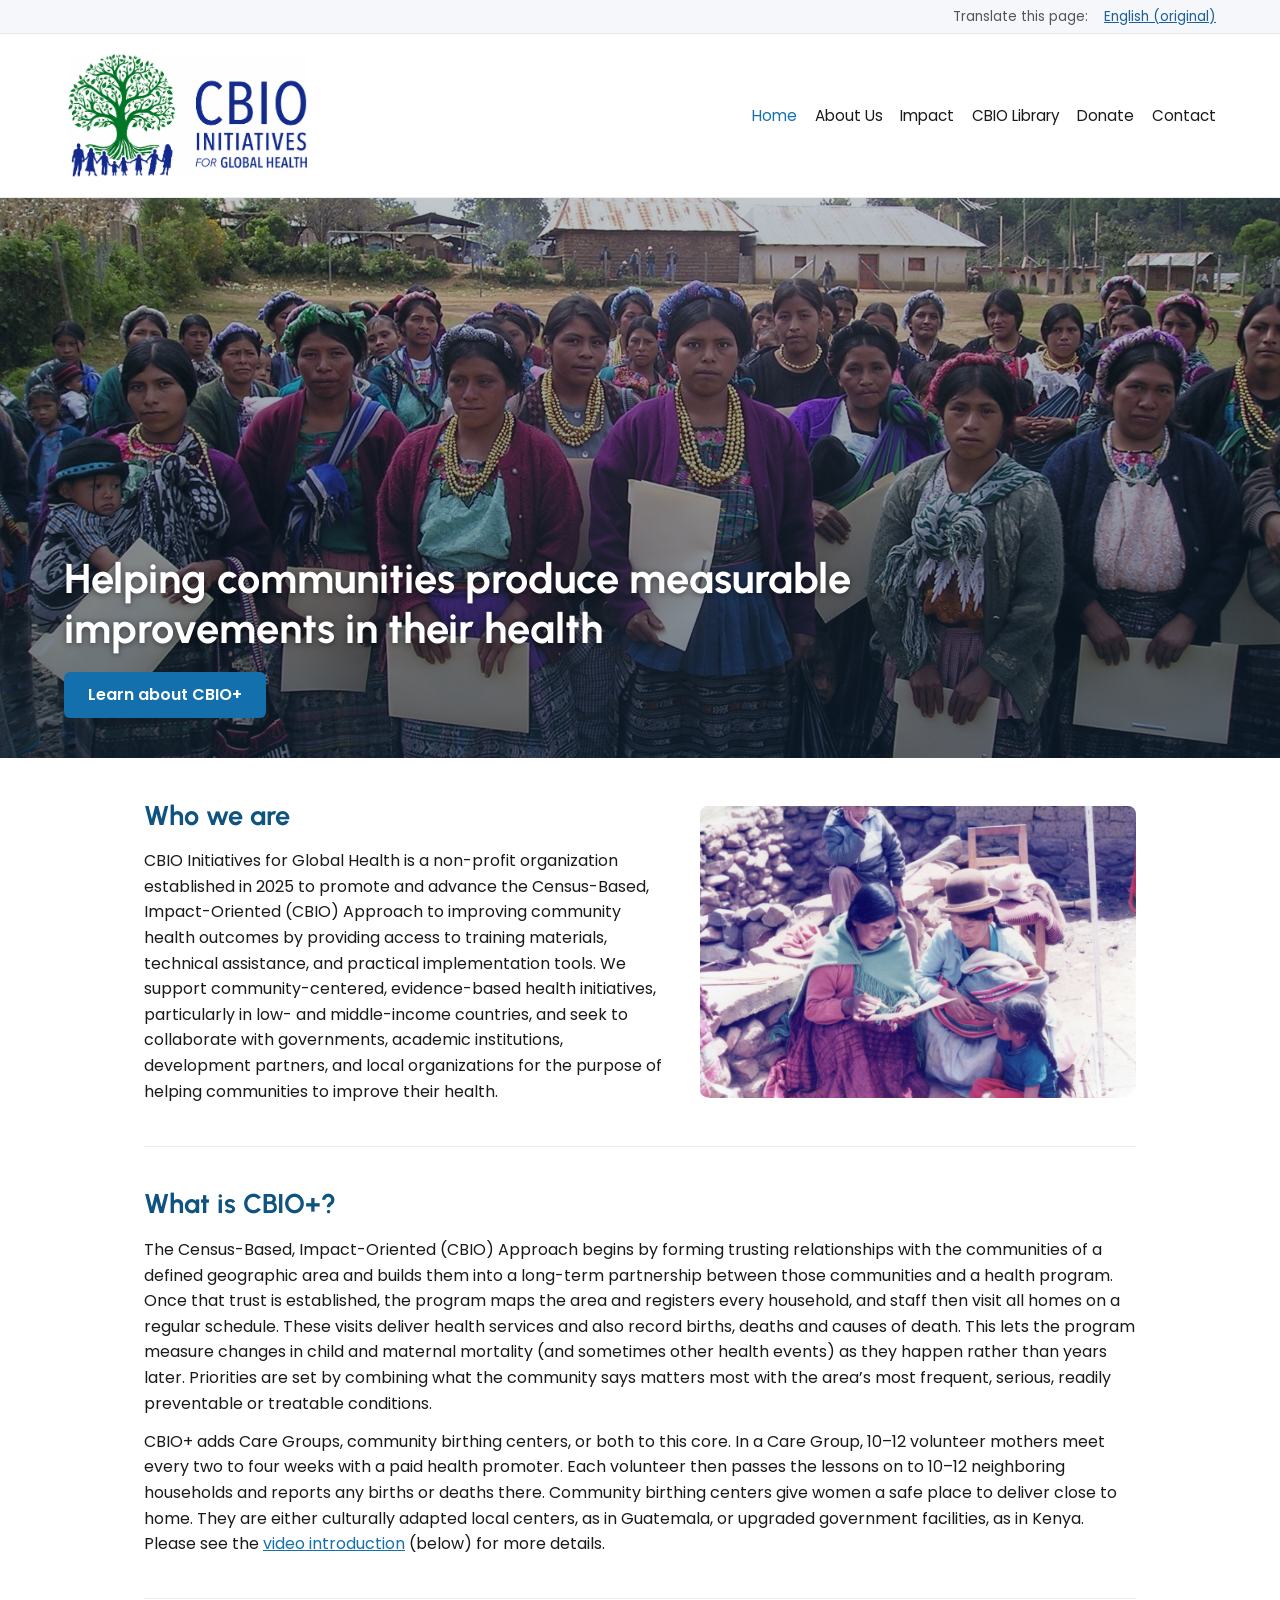
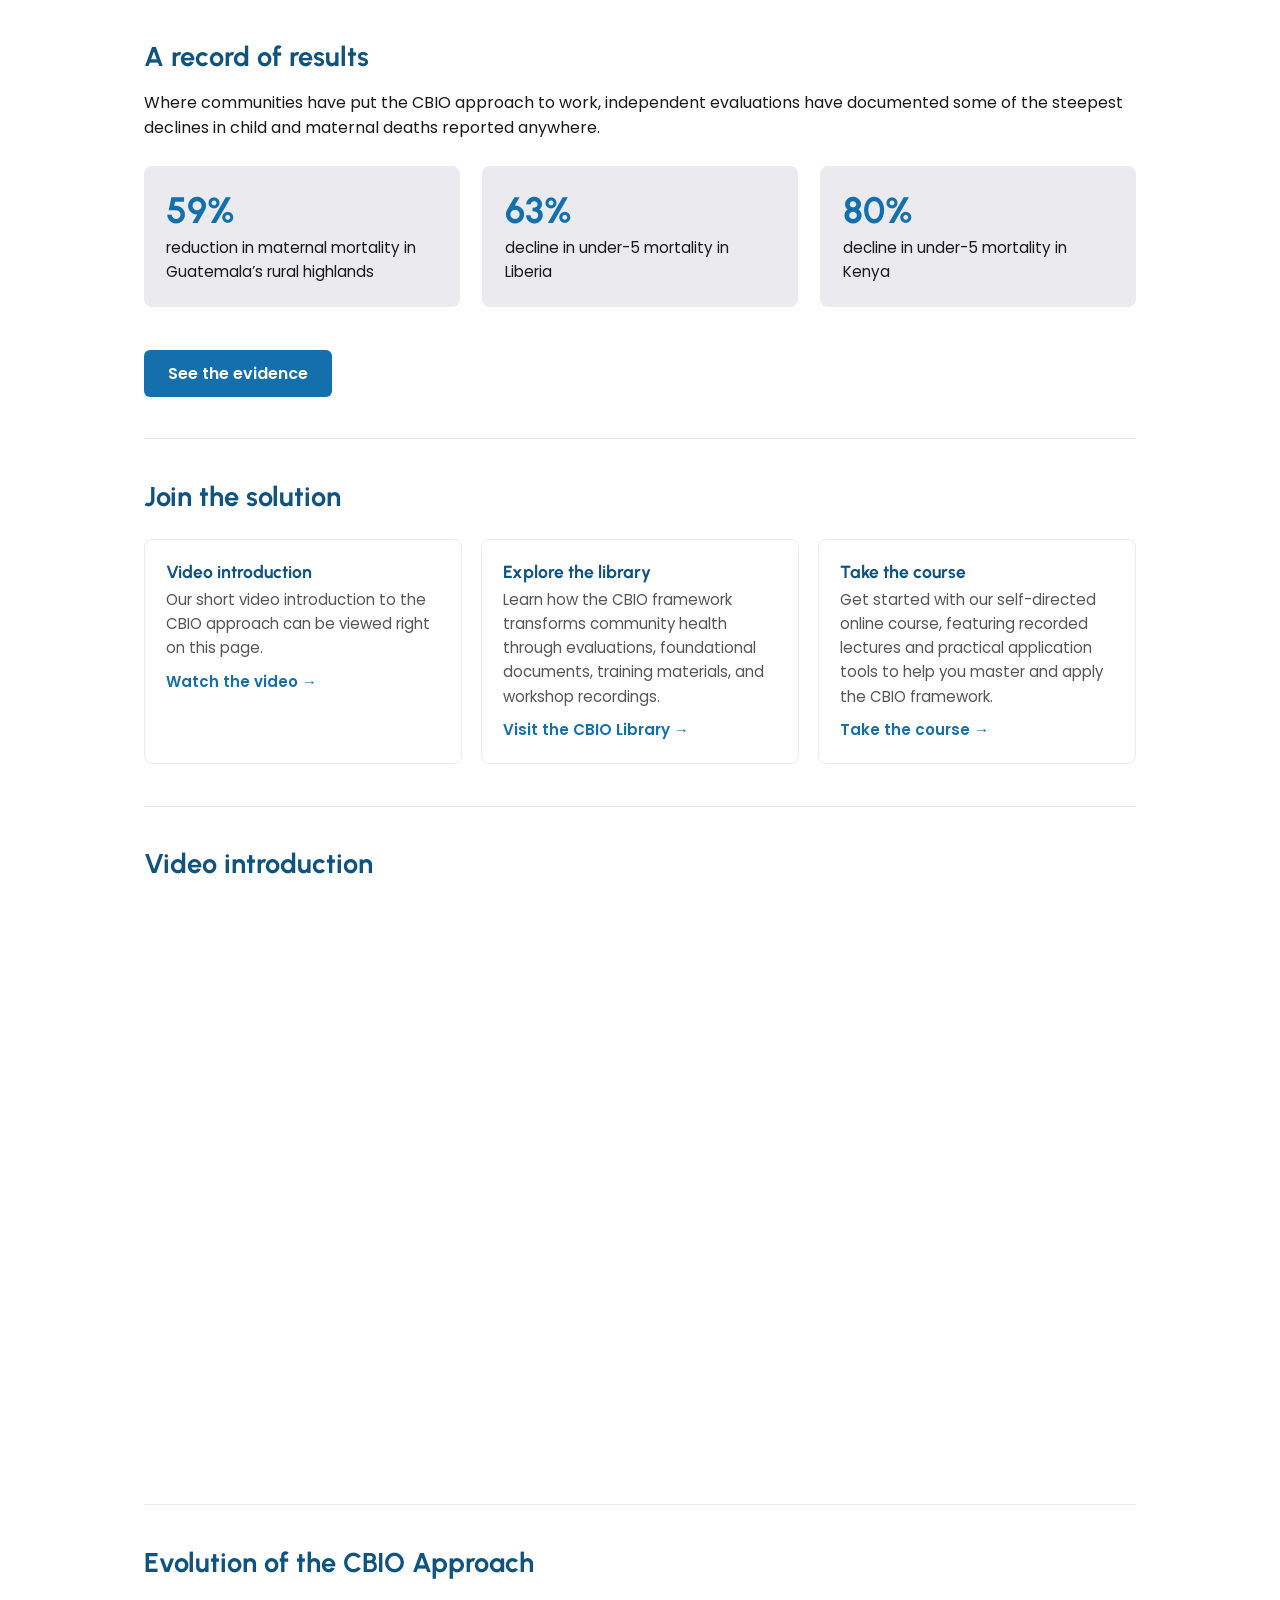
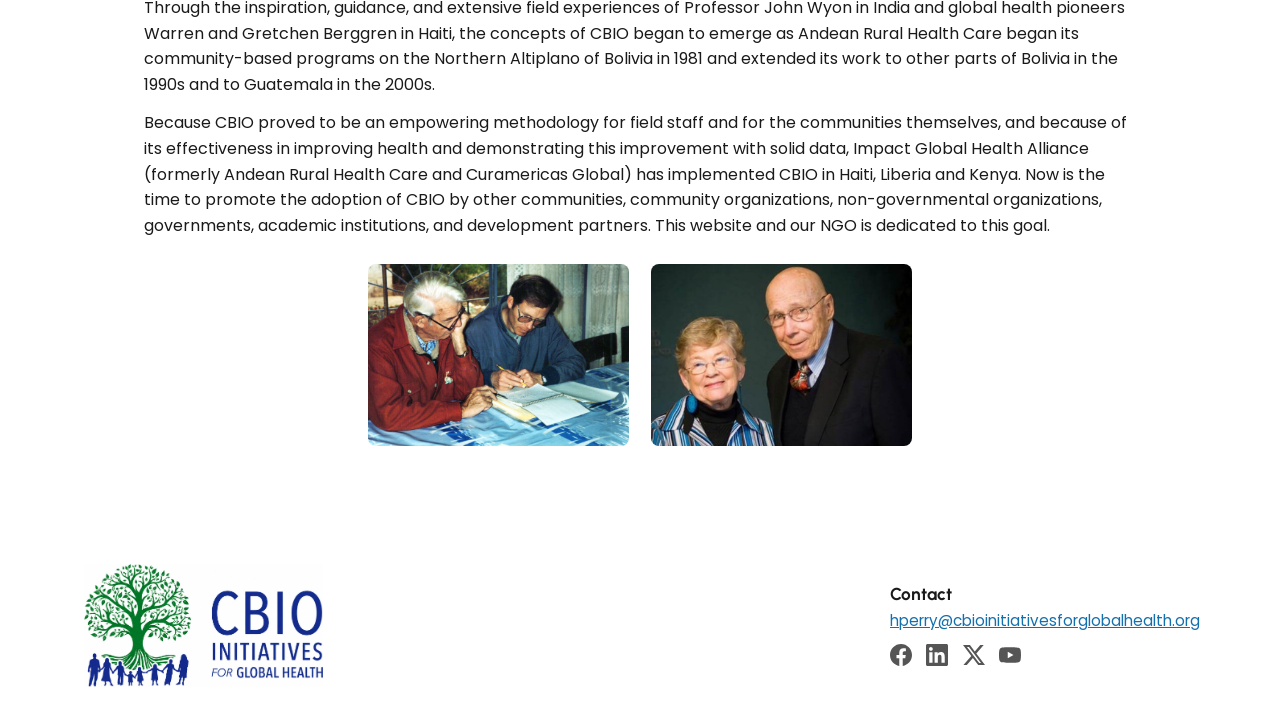
<file: index.html>
<!DOCTYPE html>
<html lang="en">
<head>
<!-- Google tag (gtag.js) -->
<script async src="https://www.googletagmanager.com/gtag/js?id=G-GVMD0K261C"></script>
<script>
  window.dataLayer = window.dataLayer || [];
  function gtag(){dataLayer.push(arguments);}
  gtag('js', new Date());

  gtag('config', 'G-GVMD0K261C');
</script>
<meta charset="utf-8">
<meta name="viewport" content="width=device-width,initial-scale=1">
<title>CBIO Initiatives for Global Health</title>
<meta name="description" content="CBIO Initiatives for Global Health is a nonprofit knowledge hub for the Census-Based, Impact-Oriented (CBIO) approach, helping communities worldwide achieve measurable improvements in their health.">
<link rel="preconnect" href="https://fonts.googleapis.com">
<link href="https://fonts.googleapis.com/css2?family=Poppins:wght@400;600&family=Urbanist:wght@600;700&display=swap" rel="stylesheet">
<link rel="stylesheet" href="css/site.css">
<style>
.pioneers{margin-left:auto;margin-right:auto}
.pioneers img{aspect-ratio:1420/992;object-fit:cover}
.pioneers img:nth-child(2){object-position:85% center}
</style>
</head>
<body>
<header>
<a class="logo-link" href="index.html"><img src="images/cbio-igh-logo-sq.webp" alt="CBIO Initiatives for Global Health" class="logo"></a>
<nav><a href="index.html" class="current">Home</a><a href="about-us.html">About Us</a><a href="impact.html">Impact</a><a href="library.html">CBIO Library</a><a href="donate.html">Donate</a><a href="contact.html">Contact</a></nav>
</header>

<div class="hero tall">
<img src="images/007%20Calhuitz%20Volunteers.JPG" alt="Community health volunteers in Calhuitz, Guatemala, holding their training folders" fetchpriority="high">
<div class="overlay">
<h1>Helping communities produce measurable improvements in their health</h1>
<a class="btn" href="#video">Learn about CBIO+</a>
</div>
</div>

<main>
<section class="two-col">
<div>
<h2>Who we are</h2>
<p>CBIO Initiatives for Global Health is a non-profit organization established in 2025 to promote and advance the Census-Based, Impact-Oriented (CBIO) Approach to improving community health outcomes by providing access to training materials, technical assistance, and practical implementation tools. We support community-centered, evidence-based health initiatives, particularly in low- and middle-income countries, and seek to collaborate with governments, academic institutions, development partners, and local organizations for the purpose of helping communities to improve their health.</p>
</div>
<img src="images/img20250707_21124960.jpg" alt="Community health work in the field" loading="lazy">
</section>

<section>
<h2>What is CBIO+?</h2>
<p>The Census-Based, Impact-Oriented (CBIO) Approach begins by forming trusting relationships with the communities of a defined geographic area and builds them into a long-term partnership between those communities and a health program. Once that trust is established, the program maps the area and registers every household, and staff then visit all homes on a regular schedule. These visits deliver health services and also record births, deaths and causes of death. This lets the program measure changes in child and maternal mortality (and sometimes other health events) as they happen rather than years later. Priorities are set by combining what the community says matters most with the area&rsquo;s most frequent, serious, readily preventable or treatable conditions.</p>
<p>CBIO+ adds Care Groups, community birthing centers, or both to this core. In a Care Group, 10&ndash;12 volunteer mothers meet every two to four weeks with a paid health promoter. Each volunteer then passes the lessons on to 10&ndash;12 neighboring households and reports any births or deaths there. Community birthing centers give women a safe place to deliver close to home. They are either culturally adapted local centers, as in Guatemala, or upgraded government facilities, as in Kenya. Please see the <a href="#video">video introduction</a> (below) for more details.</p>
</section>

<section>
<h2>A record of results</h2>
<p>Where communities have put the CBIO approach to work, independent evaluations have documented some of the steepest declines in child and maternal deaths reported anywhere.</p>
<div class="stats">
<div class="stat"><div class="num">59%</div><p>reduction in maternal mortality in Guatemala&rsquo;s rural highlands</p></div>
<div class="stat"><div class="num">63%</div><p>decline in under-5 mortality in Liberia</p></div>
<div class="stat"><div class="num">80%</div><p>decline in under-5 mortality in Kenya</p></div>
</div>
<a class="btn" href="impact.html">See the evidence</a>
</section>

<section>
<h2>Join the solution</h2>
<div class="cards">
<div class="card"><h3>Video introduction</h3><p>Our short video introduction to the CBIO approach can be viewed right on this page.</p><p style="margin-top:.6rem"><a href="#video">Watch the video &rarr;</a></p></div>
<div class="card"><h3>Explore the library</h3><p>Learn how the CBIO framework transforms community health through evaluations, foundational documents, training materials, and workshop recordings.</p><p style="margin-top:.6rem"><a href="library.html">Visit the CBIO Library &rarr;</a></p></div>
<div class="card"><h3>Take the course</h3><p>Get started with our self-directed online course, featuring recorded lectures and practical application tools to help you master and apply the CBIO framework.</p><p style="margin-top:.6rem"><a href="https://www.youtube.com/playlist?list=PLgRqTQu3Io4JdVczr5aq9AQI3-upkgXxp" target="_blank" rel="noopener">Take the course &rarr;</a></p></div>
</div>
</section>

<section id="video">
<h2>Video introduction</h2>
<div style="aspect-ratio:16/9">
<iframe src="https://player.vimeo.com/video/1205586545?h=eb218683a3" style="width:100%;height:100%;border:0" allow="fullscreen; picture-in-picture" allowfullscreen title="Video introduction to the CBIO approach"></iframe>
</div>
</section>

<section>
<h2>Evolution of the CBIO Approach</h2>
<p>Through the inspiration, guidance, and extensive field experiences of Professor John Wyon in India and global health pioneers Warren and Gretchen Berggren in Haiti, the concepts of CBIO began to emerge as Andean Rural Health Care began its community-based programs on the Northern Altiplano of Bolivia in 1981 and extended its work to other parts of Bolivia in the 1990s and to Guatemala in the 2000s.</p>
<p style="margin-top:.8rem">Because CBIO proved to be an empowering methodology for field staff and for the communities themselves, and because of its effectiveness in improving health and demonstrating this improvement with solid data, Impact Global Health Alliance (formerly Andean Rural Health Care and Curamericas Global) has implemented CBIO in Haiti, Liberia and Kenya. Now is the time to promote the adoption of CBIO by other communities, community organizations, non-governmental organizations, governments, academic institutions, and development partners. This website and our NGO is dedicated to this goal.</p>
<div class="pioneers">
<img src="images/Dr_Wyon.jpg" alt="Professor John Wyon" loading="lazy">
<img src="images/Dr._W%26G_Berggren.jpg" alt="Drs. Warren and Gretchen Berggren" loading="lazy">
</div>
</section>
</main>

<footer>
<div class="foot-wrap">
<img src="images/cbio-igh-logo-sq.webp" alt="CBIO Initiatives for Global Health" class="foot-logo">
<div class="foot-contact">
<h4>Contact</h4>
<p><a href="mailto:hperry@cbioinitiativesforglobalhealth.org">hperry@cbioinitiativesforglobalhealth.org</a></p>
<div class="foot-social">
<a href="https://www.facebook.com/CBIOINITIATIVES" target="_blank" rel="noopener" aria-label="Facebook" title="Facebook"><svg viewBox="0 0 24 24" xmlns="http://www.w3.org/2000/svg"><path d="M24 12.073c0-6.627-5.373-12-12-12s-12 5.373-12 12c0 5.99 4.388 10.954 10.125 11.854v-8.385H7.078v-3.47h3.047V9.43c0-3.007 1.792-4.669 4.533-4.669 1.312 0 2.686.235 2.686.235v2.953H15.83c-1.491 0-1.956.925-1.956 1.874v2.25h3.328l-.532 3.47h-2.796v8.385C19.612 23.027 24 18.062 24 12.073z"/></svg></a>
<a href="https://www.linkedin.com/company/cbio-initiatives-for-global-health/" target="_blank" rel="noopener" aria-label="LinkedIn" title="LinkedIn"><svg viewBox="0 0 24 24" xmlns="http://www.w3.org/2000/svg"><path d="M20.447 20.452h-3.554v-5.569c0-1.328-.027-3.037-1.852-3.037-1.853 0-2.136 1.445-2.136 2.939v5.667H9.351V9h3.414v1.561h.046c.477-.9 1.637-1.85 3.37-1.85 3.601 0 4.267 2.37 4.267 5.455v6.286zM5.337 7.433c-1.144 0-2.063-.926-2.063-2.065 0-1.138.92-2.063 2.063-2.063 1.14 0 2.064.925 2.064 2.063 0 1.139-.925 2.065-2.064 2.065zm1.782 13.019H3.555V9h3.564v11.452zM22.225 0H1.771C.792 0 0 .774 0 1.729v20.542C0 23.227.792 24 1.771 24h20.451C23.2 24 24 23.227 24 22.271V1.729C24 .774 23.2 0 22.222 0h.003z"/></svg></a>
<a href="https://x.com/CBIOHealth" target="_blank" rel="noopener" aria-label="X (Twitter)" title="X (Twitter)"><svg viewBox="0 0 24 24" xmlns="http://www.w3.org/2000/svg"><path d="M18.901 1.153h3.68l-8.04 9.19L24 22.846h-7.406l-5.8-7.584-6.638 7.584H.474l8.6-9.83L0 1.154h7.594l5.243 6.932ZM17.61 20.644h2.039L6.486 3.24H4.298Z"/></svg></a>
<a href="https://www.youtube.com/@CBIOInitiativesforGlobalHealth" target="_blank" rel="noopener" aria-label="YouTube" title="YouTube"><svg viewBox="0 0 24 24" xmlns="http://www.w3.org/2000/svg"><path d="M23.498 6.186a3.016 3.016 0 0 0-2.122-2.136C19.505 3.545 12 3.545 12 3.545s-7.505 0-9.377.505A3.017 3.017 0 0 0 .502 6.186C0 8.07 0 12 0 12s0 3.93.502 5.814a3.016 3.016 0 0 0 2.122 2.136c1.871.505 9.376.505 9.376.505s7.505 0 9.377-.505a3.015 3.015 0 0 0 2.122-2.136C24 15.93 24 12 24 12s0-3.93-.502-5.814zM9.545 15.568V8.432L15.818 12l-6.273 3.568z"/></svg></a>
</div>
</div>
</div>
</footer>
<script src="js/translate.js" defer></script>
</body>
</html>
</file>
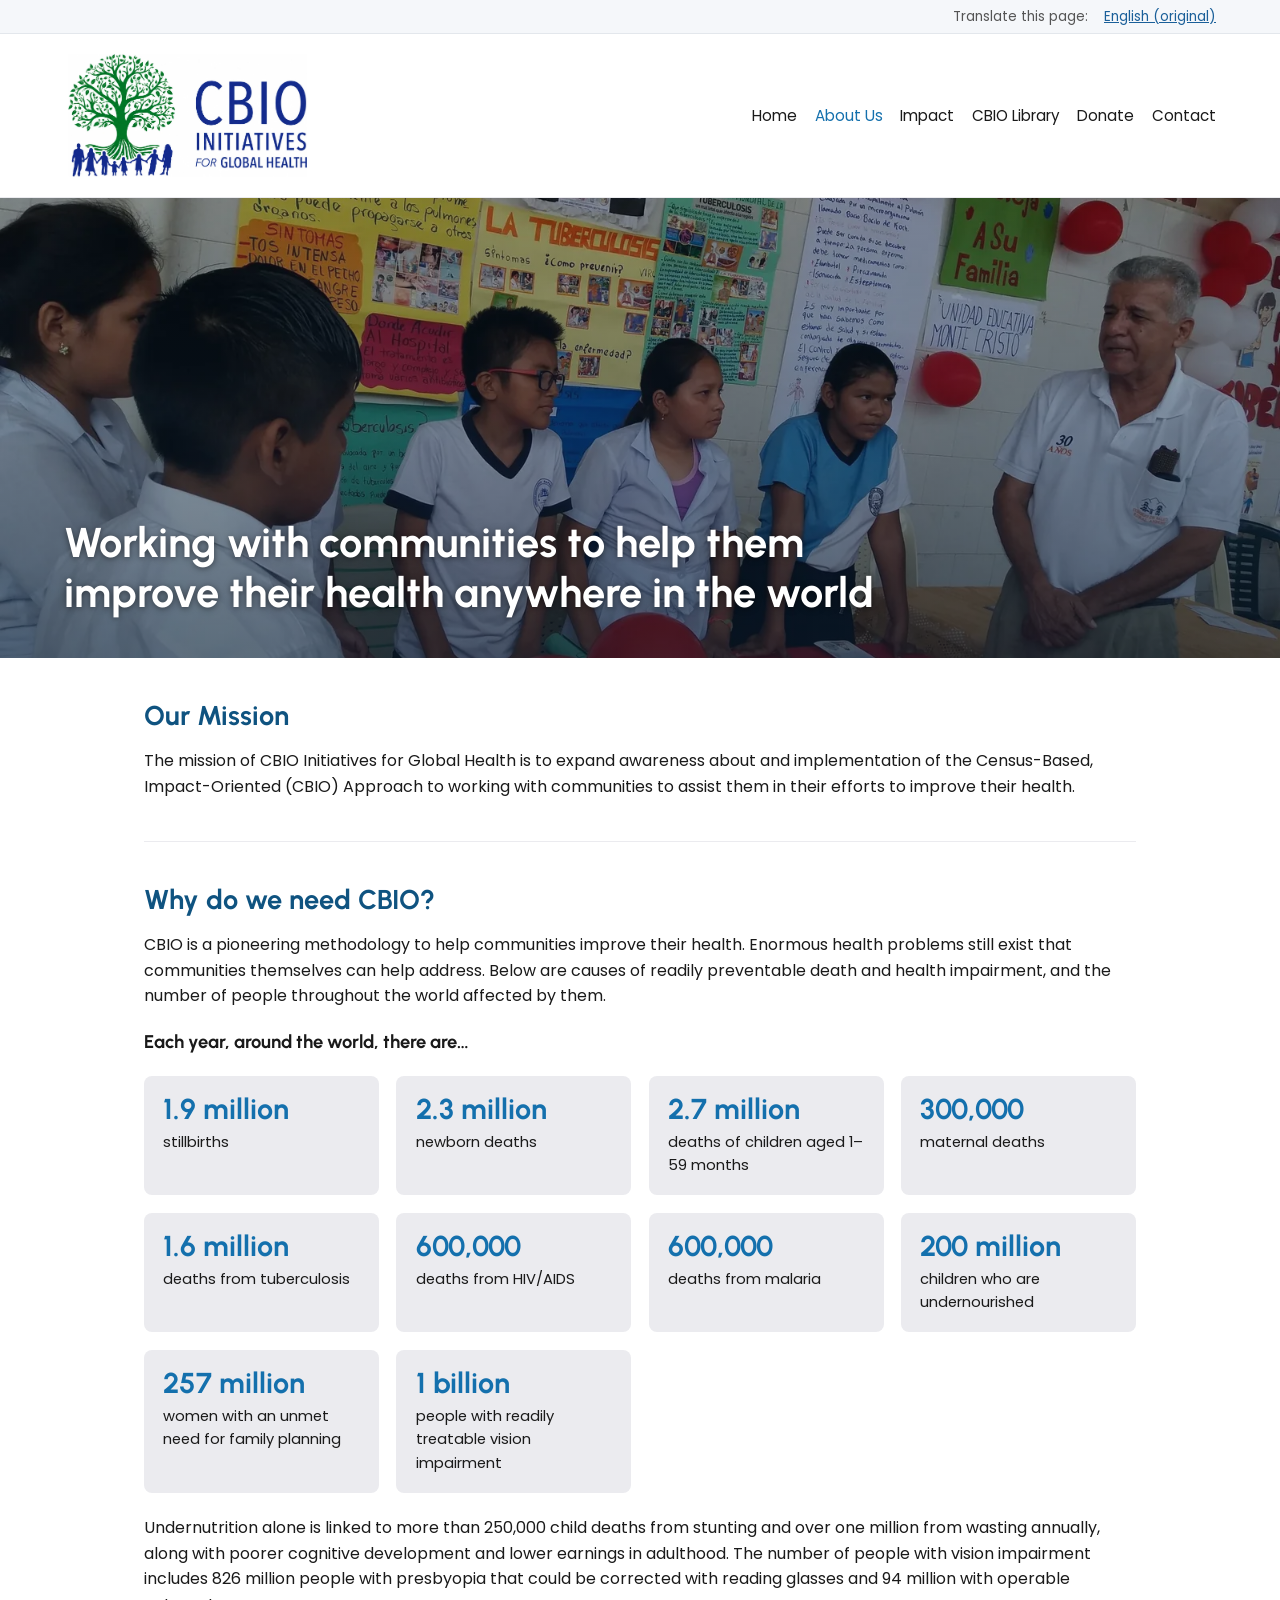
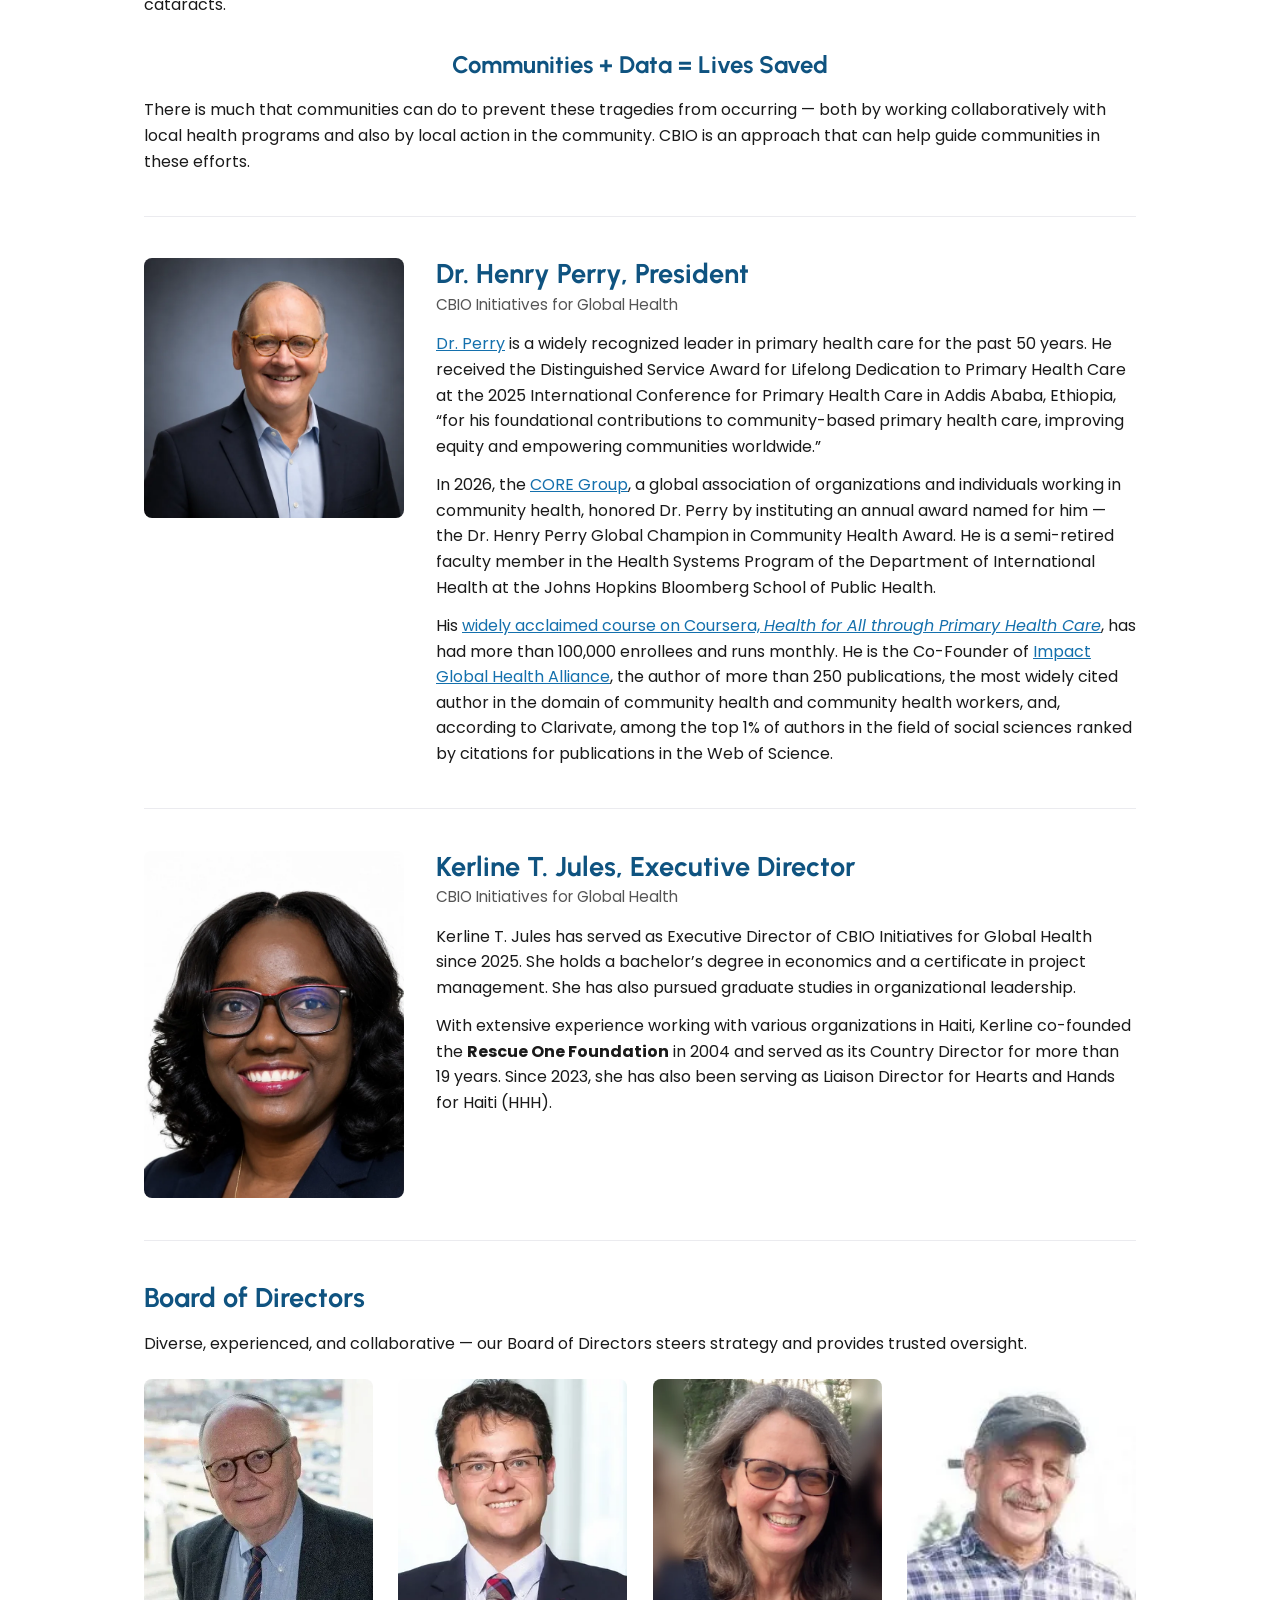
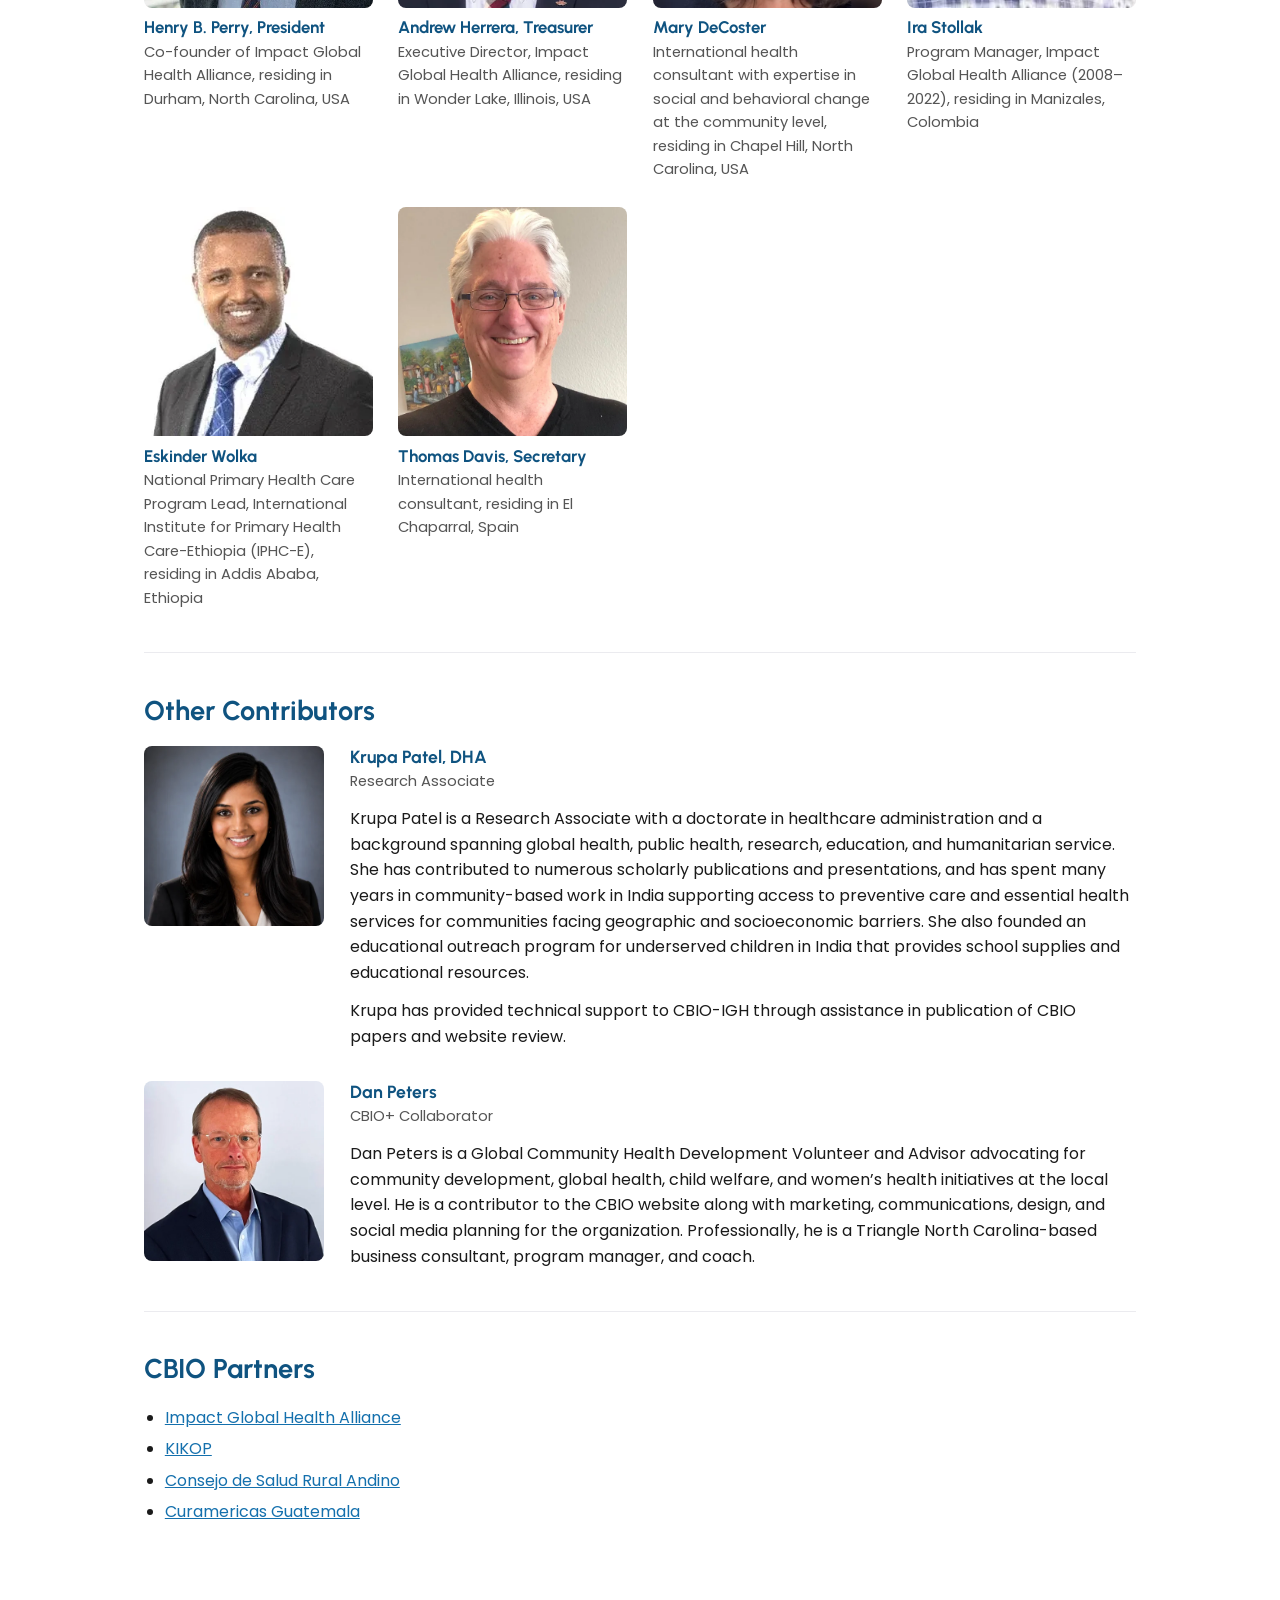
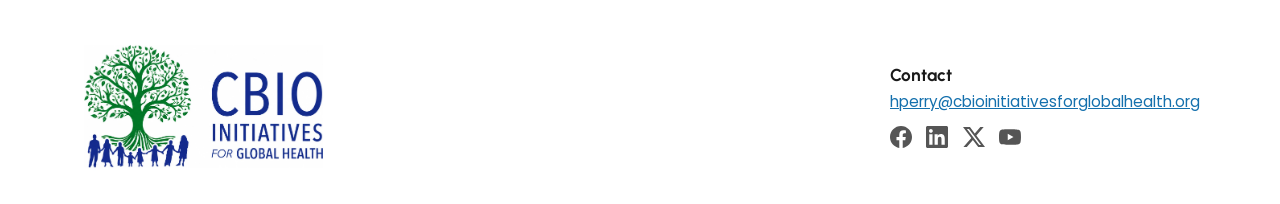
<file: about-us.html>
<!DOCTYPE html>
<html lang="en">
<head>
<!-- Google tag (gtag.js) -->
<script async src="https://www.googletagmanager.com/gtag/js?id=G-GVMD0K261C"></script>
<script>
  window.dataLayer = window.dataLayer || [];
  function gtag(){dataLayer.push(arguments);}
  gtag('js', new Date());

  gtag('config', 'G-GVMD0K261C');
</script>
<meta charset="utf-8">
<meta name="viewport" content="width=device-width,initial-scale=1">
<title>About Us — CBIO Initiatives for Global Health</title>
<meta name="description" content="Our mission, leadership, and board. CBIO Initiatives for Global Health expands awareness and implementation of the Census-Based, Impact-Oriented approach to community health.">
<link rel="preconnect" href="https://fonts.googleapis.com">
<link href="https://fonts.googleapis.com/css2?family=Poppins:wght@400;600&family=Urbanist:wght@600;700&display=swap" rel="stylesheet">
<link rel="stylesheet" href="css/site.css">
<style>

.stats{display:grid;grid-template-columns:repeat(auto-fit,minmax(200px,1fr));gap:1.1rem;margin:1.4rem 0}
.stat{background:var(--light);border-radius:8px;padding:1.1rem 1.2rem}
.stat .num{font-family:'Urbanist',sans-serif;font-weight:700;font-size:1.8rem;color:var(--blue);line-height:1.15}
.stat p{font-size:.92rem;margin-top:.25rem}
.pull{font-family:'Urbanist',sans-serif;font-weight:700;font-size:1.5rem;color:var(--blue-dark);text-align:center;margin:1.8rem 0 .8rem}
.bio{display:grid;grid-template-columns:260px 1fr;gap:2rem;align-items:start}
.bio img{width:100%;border-radius:8px;display:block}
.bio h2{margin-bottom:.1rem}
.bio .role{color:var(--muted);font-size:.95rem;margin-bottom:.9rem}
@media(max-width:767px){.bio{grid-template-columns:1fr}.bio img{max-width:260px}}
.board{display:grid;grid-template-columns:repeat(auto-fit,minmax(200px,1fr));gap:1.6rem;margin-top:1.4rem}
.member img{display:block;width:100%;aspect-ratio:1/1;object-fit:cover;border-radius:8px;margin-bottom:.6rem}
.member h3{font-size:1.05rem;color:var(--blue-dark);margin-bottom:.2rem}
.member p{font-size:.92rem;color:var(--muted)}
.contrib{display:grid;grid-template-columns:180px 1fr;gap:1.6rem;align-items:start;margin-top:1.2rem}
.contrib img{width:100%;border-radius:8px;display:block}
.contrib h3{color:var(--blue-dark);font-size:1.1rem;margin-bottom:.15rem}
.contrib .role{color:var(--muted);font-size:.92rem;margin-bottom:.7rem}
@media(max-width:640px){.contrib{grid-template-columns:1fr}.contrib img{max-width:180px}}
</style>
</head>
<body>
<header>
<a class="logo-link" href="index.html"><img src="images/cbio-igh-logo-sq.webp" alt="CBIO Initiatives for Global Health" class="logo"></a>
<nav><a href="index.html">Home</a><a href="about-us.html" class="current">About Us</a><a href="impact.html">Impact</a><a href="library.html">CBIO Library</a><a href="donate.html">Donate</a><a href="contact.html">Contact</a></nav>
</header>

<div class="hero">
<img src="images/about-hero.webp" alt="Students present health education posters on tuberculosis at a community event" fetchpriority="high">
<div class="overlay">
<h1>Working with communities to help them improve their health anywhere in the world</h1>
</div>
</div>
<main>
<section>
<h2>Our Mission</h2>
<p>The mission of CBIO Initiatives for Global Health is to expand awareness about and implementation of the Census-Based, Impact-Oriented (CBIO) Approach to working with communities to assist them in their efforts to improve their health.</p>
</section>

<section>
<h2>Why do we need CBIO?</h2>
<p>CBIO is a pioneering methodology to help communities improve their health. Enormous health problems still exist that communities themselves can help address. Below are causes of readily preventable death and health impairment, and the number of people throughout the world affected by them.</p>
<h3 style="margin-top:1.4rem">Each year, around the world, there are&hellip;</h3>
<div class="stats">
<div class="stat"><div class="num">1.9 million</div><p>stillbirths</p></div>
<div class="stat"><div class="num">2.3 million</div><p>newborn deaths</p></div>
<div class="stat"><div class="num">2.7 million</div><p>deaths of children aged 1&ndash;59 months</p></div>
<div class="stat"><div class="num">300,000</div><p>maternal deaths</p></div>
<div class="stat"><div class="num">1.6 million</div><p>deaths from tuberculosis</p></div>
<div class="stat"><div class="num">600,000</div><p>deaths from HIV/AIDS</p></div>
<div class="stat"><div class="num">600,000</div><p>deaths from malaria</p></div>
<div class="stat"><div class="num">200 million</div><p>children who are undernourished</p></div>
<div class="stat"><div class="num">257 million</div><p>women with an unmet need for family planning</p></div>
<div class="stat"><div class="num">1 billion</div><p>people with readily treatable vision impairment</p></div>
</div>
<p>Undernutrition alone is linked to more than 250,000 child deaths from stunting and over one million from wasting annually, along with poorer cognitive development and lower earnings in adulthood. The number of people with vision impairment includes 826 million people with presbyopia that could be corrected with reading glasses and 94 million with operable cataracts.</p>
<p class="pull">Communities + Data = Lives Saved</p>
<p>There is much that communities can do to prevent these tragedies from occurring &mdash; both by working collaboratively with local health programs and also by local action in the community. CBIO is an approach that can help guide communities in these efforts.</p>
</section>

<section class="bio">
<img src="images/henry-perry.webp" alt="Dr. Henry Perry" loading="lazy">
<div>
<h2>Dr. Henry Perry, President</h2>
<p class="role">CBIO Initiatives for Global Health</p>
<p><a href="https://drive.google.com/file/d/10av8phMwJ63urGUcGd7ohANG0Sv15H7u/view" target="_blank" rel="noopener">Dr. Perry</a> is a widely recognized leader in primary health care for the past 50 years. He received the Distinguished Service Award for Lifelong Dedication to Primary Health Care at the 2025 International Conference for Primary Health Care in Addis Ababa, Ethiopia, &ldquo;for his foundational contributions to community-based primary health care, improving equity and empowering communities worldwide.&rdquo;</p>
<p>In 2026, the <a href="https://www.coregroup.org" target="_blank" rel="noopener">CORE Group</a>, a global association of organizations and individuals working in community health, honored Dr. Perry by instituting an annual award named for him &mdash; the Dr. Henry Perry Global Champion in Community Health Award. He is a semi-retired faculty member in the Health Systems Program of the Department of International Health at the Johns Hopkins Bloomberg School of Public Health.</p>
<p>His <a href="https://www.coursera.org/learn/health-for-all" target="_blank" rel="noopener">widely acclaimed course on Coursera, <em>Health for All through Primary Health Care</em></a>, has had more than 100,000 enrollees and runs monthly. He is the Co-Founder of <a href="https://impactglobalhealthalliance.org/" target="_blank" rel="noopener">Impact Global Health Alliance</a>, the author of more than 250 publications, the most widely cited author in the domain of community health and community health workers, and, according to Clarivate, among the top 1% of authors in the field of social sciences ranked by citations for publications in the Web of Science.</p>
</div>
</section>

<section class="bio">
<img src="images/kerline-jules.webp" alt="Kerline T. Jules" loading="lazy">
<div>
<h2>Kerline T. Jules, Executive Director</h2>
<p class="role">CBIO Initiatives for Global Health</p>
<p>Kerline T. Jules has served as Executive Director of CBIO Initiatives for Global Health since 2025. She holds a bachelor&rsquo;s degree in economics and a certificate in project management. She has also pursued graduate studies in organizational leadership.</p>
<p>With extensive experience working with various organizations in Haiti, Kerline co-founded the <strong>Rescue One Foundation</strong> in 2004 and served as its Country Director for more than 19 years. Since 2023, she has also been serving as Liaison Director for Hearts and Hands for Haiti (HHH).</p>
</div>
</section>

<section>
<h2>Board of Directors</h2>
<p>Diverse, experienced, and collaborative &mdash; our Board of Directors steers strategy and provides trusted oversight.</p>
<div class="board">
<div class="member"><img src="images/board-perry.webp" alt="Henry B. Perry" loading="lazy"><h3>Henry B. Perry, President</h3><p>Co-founder of Impact Global Health Alliance, residing in Durham, North Carolina, USA</p></div>
<div class="member"><img src="images/board-herrera.webp" alt="Andrew Herrera" loading="lazy"><h3>Andrew Herrera, Treasurer</h3><p>Executive Director, Impact Global Health Alliance, residing in Wonder Lake, Illinois, USA</p></div>
<div class="member"><img src="images/board-decoster.webp" alt="Mary DeCoster" loading="lazy"><h3>Mary DeCoster</h3><p>International health consultant with expertise in social and behavioral change at the community level, residing in Chapel Hill, North Carolina, USA</p></div>
<div class="member"><img src="images/board-stollak.webp" alt="Ira Stollak" loading="lazy"><h3>Ira Stollak</h3><p>Program Manager, Impact Global Health Alliance (2008&ndash;2022), residing in Manizales, Colombia</p></div>
<div class="member"><img src="images/board-wolka.webp" alt="Eskinder Wolka" loading="lazy"><h3>Eskinder Wolka</h3><p>National Primary Health Care Program Lead, International Institute for Primary Health Care-Ethiopia (IPHC-E), residing in Addis Ababa, Ethiopia</p></div>
<div class="member"><img src="images/board-davis.webp" alt="Thomas Davis" loading="lazy"><h3>Thomas Davis, Secretary</h3><p>International health consultant, residing in El Chaparral, Spain</p></div>
</div>
</section>

<section>
<h2>Other Contributors</h2>
<div class="contrib">
<img src="images/krupa-patel.webp" alt="Krupa Patel" loading="lazy">
<div>
<h3>Krupa Patel, DHA</h3>
<p class="role">Research Associate</p>
<p>Krupa Patel is a Research Associate with a doctorate in healthcare administration and a background spanning global health, public health, research, education, and humanitarian service. She has contributed to numerous scholarly publications and presentations, and has spent many years in community-based work in India supporting access to preventive care and essential health services for communities facing geographic and socioeconomic barriers. She also founded an educational outreach program for underserved children in India that provides school supplies and educational resources.</p>
<p>Krupa has provided technical support to CBIO-IGH through assistance in publication of CBIO papers and website review.</p>
</div>
</div>
<div class="contrib" style="margin-top:2rem">
<img src="images/dan-peters.webp" alt="Dan Peters" loading="lazy">
<div>
<h3>Dan Peters</h3>
<p class="role">CBIO+ Collaborator</p>
<p>Dan Peters is a Global Community Health Development Volunteer and Advisor advocating for community development, global health, child welfare, and women&rsquo;s health initiatives at the local level. He is a contributor to the CBIO website along with marketing, communications, design, and social media planning for the organization. Professionally, he is a Triangle North Carolina-based business consultant, program manager, and coach.</p>
</div>
</div>
</section>

<section>
<h2>CBIO Partners</h2>
<ul class="plain">
<li><a href="https://impactglobalhealthalliance.org/" target="_blank" rel="noopener">Impact Global Health Alliance</a></li>
<li><a href="https://www.kikop.org/" target="_blank" rel="noopener">KIKOP</a></li>
<li><a href="https://csra-bolivia.org/" target="_blank" rel="noopener">Consejo de Salud Rural Andino</a></li>
<li><a href="https://www.curamericasguatemala.org/" target="_blank" rel="noopener">Curamericas Guatemala</a></li>
</ul>
</section>
</main>

<footer>
<div class="foot-wrap">
<img src="images/cbio-igh-logo-sq.webp" alt="CBIO Initiatives for Global Health" class="foot-logo">
<div class="foot-contact">
<h4>Contact</h4>
<p><a href="mailto:hperry@cbioinitiativesforglobalhealth.org">hperry@cbioinitiativesforglobalhealth.org</a></p>
<div class="foot-social">
<a href="https://www.facebook.com/CBIOINITIATIVES" target="_blank" rel="noopener" aria-label="Facebook" title="Facebook"><svg viewBox="0 0 24 24" xmlns="http://www.w3.org/2000/svg"><path d="M24 12.073c0-6.627-5.373-12-12-12s-12 5.373-12 12c0 5.99 4.388 10.954 10.125 11.854v-8.385H7.078v-3.47h3.047V9.43c0-3.007 1.792-4.669 4.533-4.669 1.312 0 2.686.235 2.686.235v2.953H15.83c-1.491 0-1.956.925-1.956 1.874v2.25h3.328l-.532 3.47h-2.796v8.385C19.612 23.027 24 18.062 24 12.073z"/></svg></a>
<a href="https://www.linkedin.com/company/cbio-initiatives-for-global-health/" target="_blank" rel="noopener" aria-label="LinkedIn" title="LinkedIn"><svg viewBox="0 0 24 24" xmlns="http://www.w3.org/2000/svg"><path d="M20.447 20.452h-3.554v-5.569c0-1.328-.027-3.037-1.852-3.037-1.853 0-2.136 1.445-2.136 2.939v5.667H9.351V9h3.414v1.561h.046c.477-.9 1.637-1.85 3.37-1.85 3.601 0 4.267 2.37 4.267 5.455v6.286zM5.337 7.433c-1.144 0-2.063-.926-2.063-2.065 0-1.138.92-2.063 2.063-2.063 1.14 0 2.064.925 2.064 2.063 0 1.139-.925 2.065-2.064 2.065zm1.782 13.019H3.555V9h3.564v11.452zM22.225 0H1.771C.792 0 0 .774 0 1.729v20.542C0 23.227.792 24 1.771 24h20.451C23.2 24 24 23.227 24 22.271V1.729C24 .774 23.2 0 22.222 0h.003z"/></svg></a>
<a href="https://x.com/CBIOHealth" target="_blank" rel="noopener" aria-label="X (Twitter)" title="X (Twitter)"><svg viewBox="0 0 24 24" xmlns="http://www.w3.org/2000/svg"><path d="M18.901 1.153h3.68l-8.04 9.19L24 22.846h-7.406l-5.8-7.584-6.638 7.584H.474l8.6-9.83L0 1.154h7.594l5.243 6.932ZM17.61 20.644h2.039L6.486 3.24H4.298Z"/></svg></a>
<a href="https://www.youtube.com/@CBIOInitiativesforGlobalHealth" target="_blank" rel="noopener" aria-label="YouTube" title="YouTube"><svg viewBox="0 0 24 24" xmlns="http://www.w3.org/2000/svg"><path d="M23.498 6.186a3.016 3.016 0 0 0-2.122-2.136C19.505 3.545 12 3.545 12 3.545s-7.505 0-9.377.505A3.017 3.017 0 0 0 .502 6.186C0 8.07 0 12 0 12s0 3.93.502 5.814a3.016 3.016 0 0 0 2.122 2.136c1.871.505 9.376.505 9.376.505s7.505 0 9.377-.505a3.015 3.015 0 0 0 2.122-2.136C24 15.93 24 12 24 12s0-3.93-.502-5.814zM9.545 15.568V8.432L15.818 12l-6.273 3.568z"/></svg></a>
</div>
</div>
</div>
</footer>
<script src="js/translate.js" defer></script>
</body>
</html>
</file>
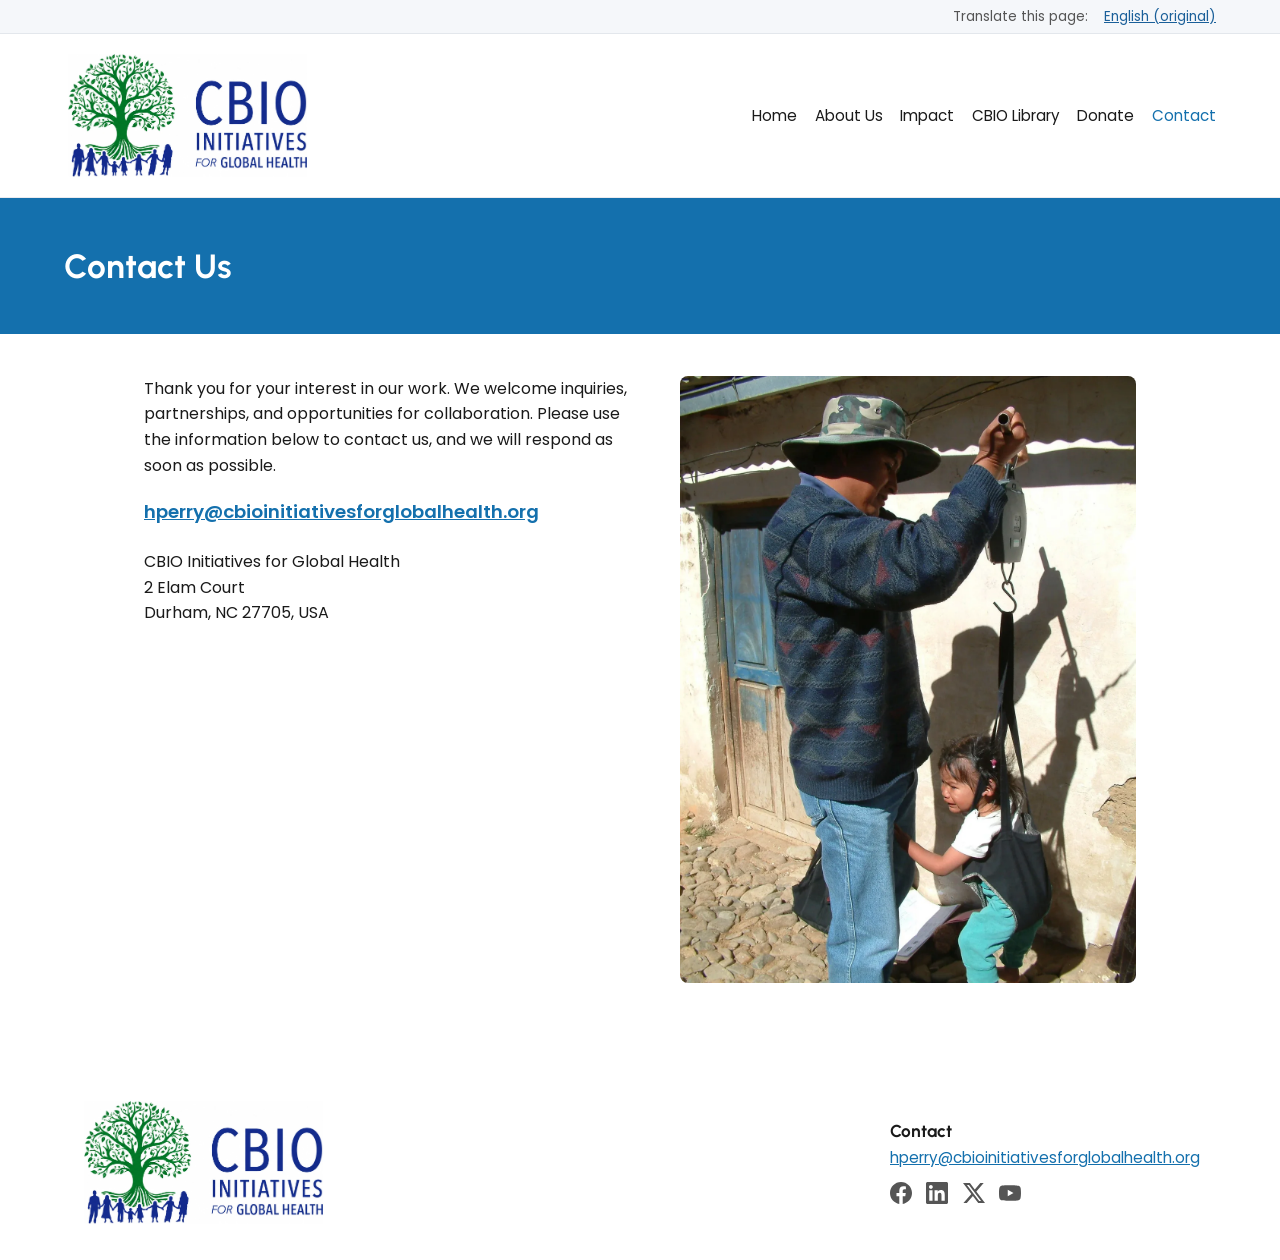
<file: contact.html>
<!DOCTYPE html>
<html lang="en">
<head>
<!-- Google tag (gtag.js) -->
<script async src="https://www.googletagmanager.com/gtag/js?id=G-GVMD0K261C"></script>
<script>
  window.dataLayer = window.dataLayer || [];
  function gtag(){dataLayer.push(arguments);}
  gtag('js', new Date());

  gtag('config', 'G-GVMD0K261C');
</script>
<meta charset="utf-8">
<meta name="viewport" content="width=device-width,initial-scale=1">
<title>Contact Us — CBIO Initiatives for Global Health</title>
<meta name="description" content="Contact CBIO Initiatives for Global Health with inquiries, partnership proposals, and opportunities for collaboration.">
<link rel="preconnect" href="https://fonts.googleapis.com">
<link href="https://fonts.googleapis.com/css2?family=Poppins:wght@400;600&family=Urbanist:wght@600;700&display=swap" rel="stylesheet">
<link rel="stylesheet" href="css/site.css">
<style>

.contact-grid{display:grid;grid-template-columns:1.1fr 1fr;gap:2.2rem;align-items:start}
.contact-grid img{width:100%;border-radius:8px;display:block}
@media(max-width:767px){.contact-grid{grid-template-columns:1fr}}
.contact-email{font-size:1.15rem;font-weight:600;margin-top:1.2rem;word-break:break-word}
</style>
</head>
<body>
<header>
<a class="logo-link" href="index.html"><img src="images/cbio-igh-logo-sq.webp" alt="CBIO Initiatives for Global Health" class="logo"></a>
<nav><a href="index.html">Home</a><a href="about-us.html">About Us</a><a href="impact.html">Impact</a><a href="library.html">CBIO Library</a><a href="donate.html">Donate</a><a href="contact.html" class="current">Contact</a></nav>
</header>

<div class="band"><h1>Contact Us</h1></div>
<main>
<section class="contact-grid">
<div>
<p>Thank you for your interest in our work. We welcome inquiries, partnerships, and opportunities for collaboration. Please use the information below to contact us, and we will respond as soon as possible.</p>
<p class="contact-email"><a href="mailto:hperry@cbioinitiativesforglobalhealth.org">hperry@cbioinitiativesforglobalhealth.org</a></p>
<p style="margin-top:1.4rem">CBIO Initiatives for Global Health<br>2 Elam Court<br>Durham, NC 27705, USA</p>
</div>
<img src="images/contact-hero.webp" alt="A community health worker in El Alto, Bolivia, weighing a child with a hanging scale for growth monitoring" loading="lazy">
</section>
</main>

<footer>
<div class="foot-wrap">
<img src="images/cbio-igh-logo-sq.webp" alt="CBIO Initiatives for Global Health" class="foot-logo">
<div class="foot-contact">
<h4>Contact</h4>
<p><a href="mailto:hperry@cbioinitiativesforglobalhealth.org">hperry@cbioinitiativesforglobalhealth.org</a></p>
<div class="foot-social">
<a href="https://www.facebook.com/CBIOINITIATIVES" target="_blank" rel="noopener" aria-label="Facebook" title="Facebook"><svg viewBox="0 0 24 24" xmlns="http://www.w3.org/2000/svg"><path d="M24 12.073c0-6.627-5.373-12-12-12s-12 5.373-12 12c0 5.99 4.388 10.954 10.125 11.854v-8.385H7.078v-3.47h3.047V9.43c0-3.007 1.792-4.669 4.533-4.669 1.312 0 2.686.235 2.686.235v2.953H15.83c-1.491 0-1.956.925-1.956 1.874v2.25h3.328l-.532 3.47h-2.796v8.385C19.612 23.027 24 18.062 24 12.073z"/></svg></a>
<a href="https://www.linkedin.com/company/cbio-initiatives-for-global-health/" target="_blank" rel="noopener" aria-label="LinkedIn" title="LinkedIn"><svg viewBox="0 0 24 24" xmlns="http://www.w3.org/2000/svg"><path d="M20.447 20.452h-3.554v-5.569c0-1.328-.027-3.037-1.852-3.037-1.853 0-2.136 1.445-2.136 2.939v5.667H9.351V9h3.414v1.561h.046c.477-.9 1.637-1.85 3.37-1.85 3.601 0 4.267 2.37 4.267 5.455v6.286zM5.337 7.433c-1.144 0-2.063-.926-2.063-2.065 0-1.138.92-2.063 2.063-2.063 1.14 0 2.064.925 2.064 2.063 0 1.139-.925 2.065-2.064 2.065zm1.782 13.019H3.555V9h3.564v11.452zM22.225 0H1.771C.792 0 0 .774 0 1.729v20.542C0 23.227.792 24 1.771 24h20.451C23.2 24 24 23.227 24 22.271V1.729C24 .774 23.2 0 22.222 0h.003z"/></svg></a>
<a href="https://x.com/CBIOHealth" target="_blank" rel="noopener" aria-label="X (Twitter)" title="X (Twitter)"><svg viewBox="0 0 24 24" xmlns="http://www.w3.org/2000/svg"><path d="M18.901 1.153h3.68l-8.04 9.19L24 22.846h-7.406l-5.8-7.584-6.638 7.584H.474l8.6-9.83L0 1.154h7.594l5.243 6.932ZM17.61 20.644h2.039L6.486 3.24H4.298Z"/></svg></a>
<a href="https://www.youtube.com/@CBIOInitiativesforGlobalHealth" target="_blank" rel="noopener" aria-label="YouTube" title="YouTube"><svg viewBox="0 0 24 24" xmlns="http://www.w3.org/2000/svg"><path d="M23.498 6.186a3.016 3.016 0 0 0-2.122-2.136C19.505 3.545 12 3.545 12 3.545s-7.505 0-9.377.505A3.017 3.017 0 0 0 .502 6.186C0 8.07 0 12 0 12s0 3.93.502 5.814a3.016 3.016 0 0 0 2.122 2.136c1.871.505 9.376.505 9.376.505s7.505 0 9.377-.505a3.015 3.015 0 0 0 2.122-2.136C24 15.93 24 12 24 12s0-3.93-.502-5.814zM9.545 15.568V8.432L15.818 12l-6.273 3.568z"/></svg></a>
</div>
</div>
</div>
</footer>
<script src="js/translate.js" defer></script>
</body>
</html>
</file>
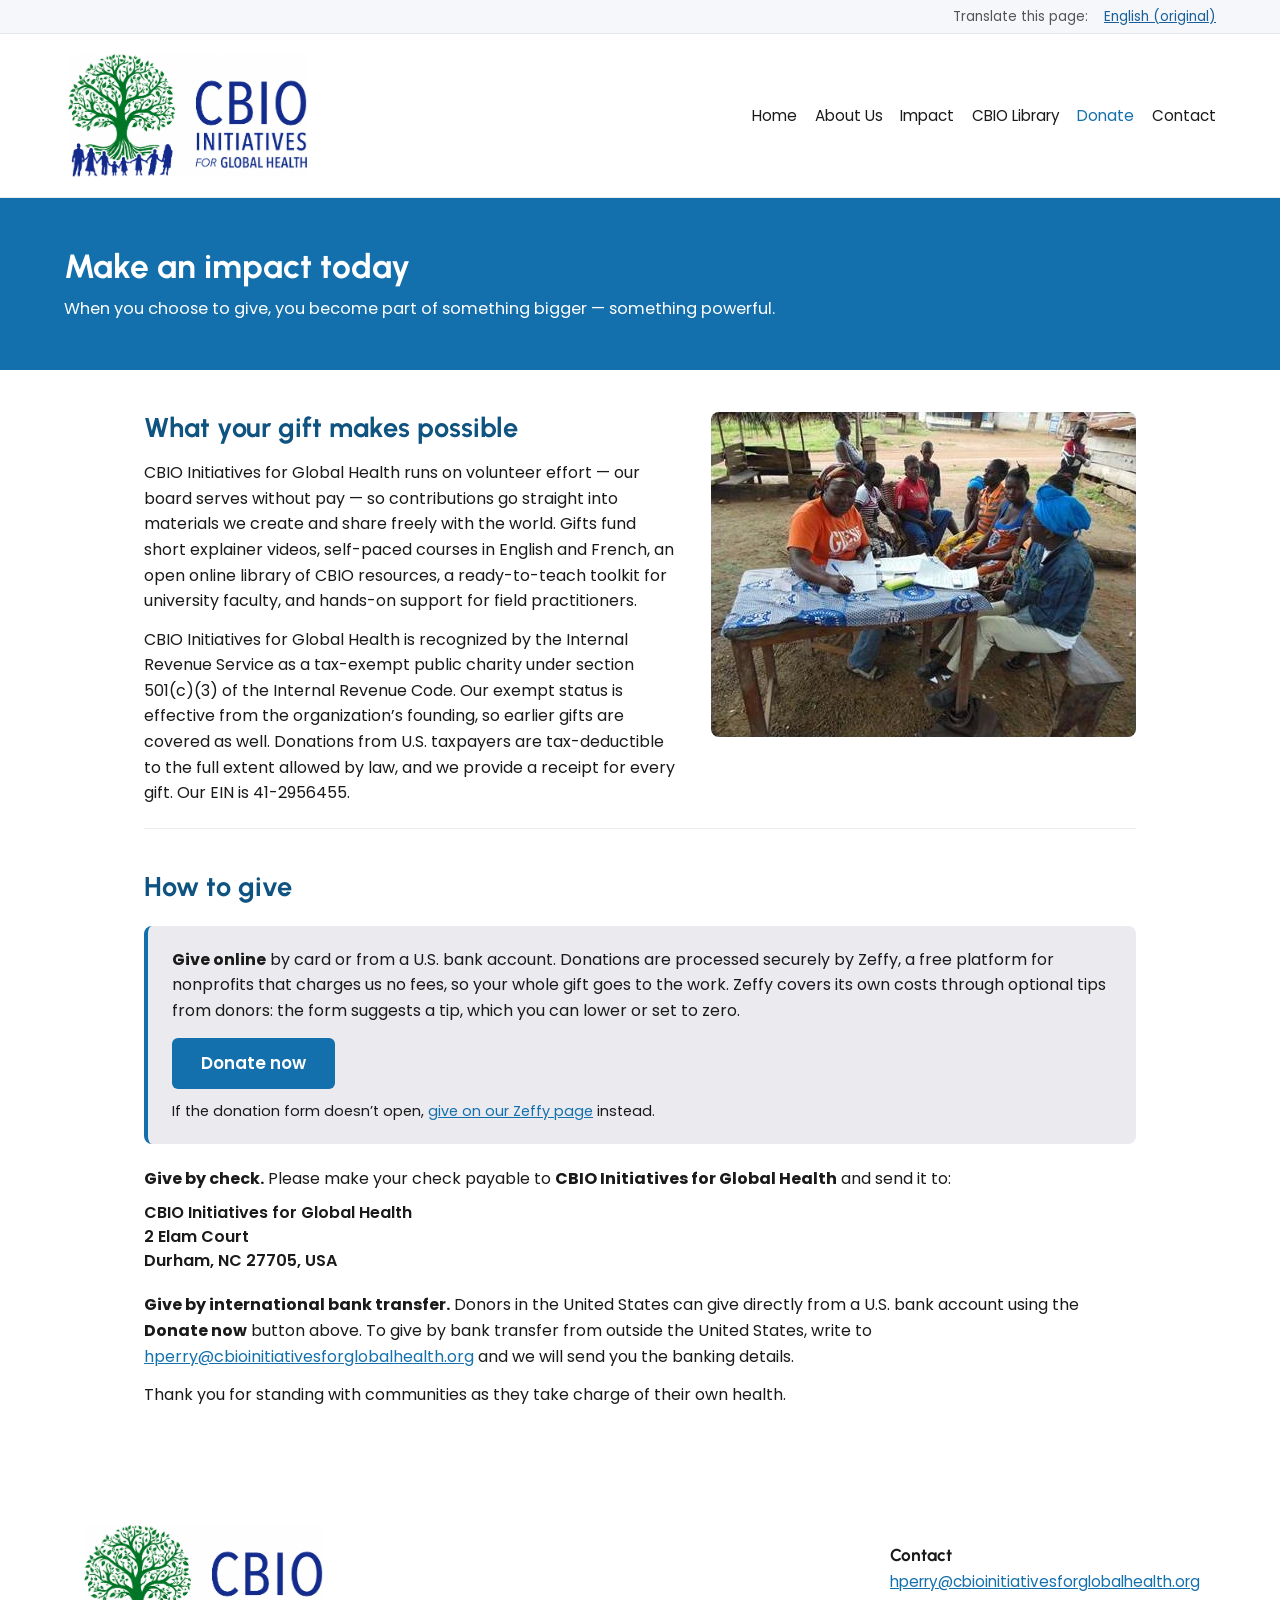
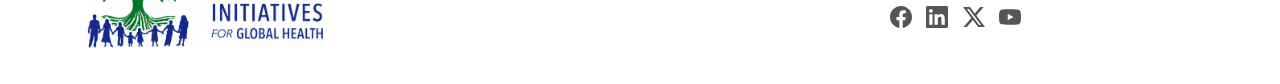
<file: donate.html>
<!DOCTYPE html>
<html lang="en">
<head>
<!-- Google tag (gtag.js) -->
<script async src="https://www.googletagmanager.com/gtag/js?id=G-GVMD0K261C"></script>
<script>
  window.dataLayer = window.dataLayer || [];
  function gtag(){dataLayer.push(arguments);}
  gtag('js', new Date());

  gtag('config', 'G-GVMD0K261C');
</script>
<meta charset="utf-8">
<meta name="viewport" content="width=device-width,initial-scale=1">
<title>Donate — CBIO Initiatives for Global Health</title>
<meta name="description" content="Support CBIO Initiatives for Global Health. Gifts fund free training videos, courses, and an open library of CBIO resources for communities worldwide.">
<link rel="preconnect" href="https://fonts.googleapis.com">
<link href="https://fonts.googleapis.com/css2?family=Poppins:wght@400;600&family=Urbanist:wght@600;700&display=swap" rel="stylesheet">
<link rel="stylesheet" href="css/site.css">
<script src="https://zeffy-scripts.s3.ca-central-1.amazonaws.com/embed-form-script.min.js"></script>
<style>

.tighten{padding-bottom:1.4rem}
.give-intro{display:grid;grid-template-columns:1fr 425px;gap:2rem;align-items:start}
.give-intro img{width:100%;max-width:425px;height:auto;border-radius:8px;display:block}
@media(max-width:900px){.give-intro{grid-template-columns:1fr}.give-intro img{max-width:425px;margin:0 auto}}
.give-box{background:var(--light);border-left:4px solid var(--blue);border-radius:8px;padding:1.3rem 1.5rem;margin:1.4rem 0}
.give-box p{margin:0}
.addr{font-weight:600;line-height:1.5;margin-top:.6rem}
button.btn{border:0;cursor:pointer;font:inherit;font-weight:600;font-size:1.05rem;padding:.75rem 1.8rem;margin-top:.9rem}
.give-box .give-alt{font-size:.9rem;margin-top:.7rem}
</style>
</head>
<body>
<header>
<a class="logo-link" href="index.html"><img src="images/cbio-igh-logo-sq.webp" alt="CBIO Initiatives for Global Health" class="logo"></a>
<nav><a href="index.html">Home</a><a href="about-us.html">About Us</a><a href="impact.html">Impact</a><a href="library.html">CBIO Library</a><a href="donate.html" class="current">Donate</a><a href="contact.html">Contact</a></nav>
</header>

<div class="band">
<h1>Make an impact today</h1>
<p>When you choose to give, you become part of something bigger &mdash; something powerful.</p>
</div>
<main>
<section class="tighten give-intro">
<div>
<h2>What your gift makes possible</h2>
<p>CBIO Initiatives for Global Health runs on volunteer effort &mdash; our board serves without pay &mdash; so contributions go straight into materials we create and share freely with the world. Gifts fund short explainer videos, self-paced courses in English and French, an open online library of CBIO resources, a ready-to-teach toolkit for university faculty, and hands-on support for field practitioners.</p>
<p>CBIO Initiatives for Global Health is recognized by the Internal Revenue Service as a tax-exempt public charity under section 501(c)(3) of the Internal Revenue Code. Our exempt status is effective from the organization&rsquo;s founding, so earlier gifts are covered as well. Donations from U.S. taxpayers are tax-deductible to the full extent allowed by law, and we provide a receipt for every gift. Our EIN is 41-2956455.</p>
</div>
<img src="images/donate-liberia.webp" alt="A community health worker registers households in a village register while women gather around the table, rural Liberia" loading="lazy">
</section>

<section>
<h2>How to give</h2>
<div class="give-box">
<p><strong>Give online</strong> by card or from a U.S. bank account. Donations are processed securely by Zeffy, a free platform for nonprofits that charges us no fees, so your whole gift goes to the work. Zeffy covers its own costs through optional tips from donors: the form suggests a tip, which you can lower or set to zero.</p>
<button type="button" class="btn" zeffy-form-link="https://www.zeffy.com/embed/donation-form/save-lives-through-cbio-initiatives-for-global-health?modal=true">Donate now</button>
<p class="give-alt">If the donation form doesn&rsquo;t open, <a href="https://www.zeffy.com/en-US/donation-form/save-lives-through-cbio-initiatives-for-global-health" target="_blank" rel="noopener">give on our Zeffy page</a> instead.</p>
</div>
<p><strong>Give by check.</strong> Please make your check payable to <strong>CBIO Initiatives for Global Health</strong> and send it to:</p>
<p class="addr">CBIO Initiatives for Global Health<br>2 Elam Court<br>Durham, NC 27705, USA</p>
<p style="margin-top:1.2rem"><strong>Give by international bank transfer.</strong> Donors in the United States can give directly from a U.S. bank account using the <strong>Donate now</strong> button above. To give by bank transfer from outside the United States, write to <a href="mailto:hperry@cbioinitiativesforglobalhealth.org">hperry@cbioinitiativesforglobalhealth.org</a> and we will send you the banking details.</p>
<p>Thank you for standing with communities as they take charge of their own health.</p>
</section>
</main>

<footer>
<div class="foot-wrap">
<img src="images/cbio-igh-logo-sq.webp" alt="CBIO Initiatives for Global Health" class="foot-logo">
<div class="foot-contact">
<h4>Contact</h4>
<p><a href="mailto:hperry@cbioinitiativesforglobalhealth.org">hperry@cbioinitiativesforglobalhealth.org</a></p>
<div class="foot-social">
<a href="https://www.facebook.com/CBIOINITIATIVES" target="_blank" rel="noopener" aria-label="Facebook" title="Facebook"><svg viewBox="0 0 24 24" xmlns="http://www.w3.org/2000/svg"><path d="M24 12.073c0-6.627-5.373-12-12-12s-12 5.373-12 12c0 5.99 4.388 10.954 10.125 11.854v-8.385H7.078v-3.47h3.047V9.43c0-3.007 1.792-4.669 4.533-4.669 1.312 0 2.686.235 2.686.235v2.953H15.83c-1.491 0-1.956.925-1.956 1.874v2.25h3.328l-.532 3.47h-2.796v8.385C19.612 23.027 24 18.062 24 12.073z"/></svg></a>
<a href="https://www.linkedin.com/company/cbio-initiatives-for-global-health/" target="_blank" rel="noopener" aria-label="LinkedIn" title="LinkedIn"><svg viewBox="0 0 24 24" xmlns="http://www.w3.org/2000/svg"><path d="M20.447 20.452h-3.554v-5.569c0-1.328-.027-3.037-1.852-3.037-1.853 0-2.136 1.445-2.136 2.939v5.667H9.351V9h3.414v1.561h.046c.477-.9 1.637-1.85 3.37-1.85 3.601 0 4.267 2.37 4.267 5.455v6.286zM5.337 7.433c-1.144 0-2.063-.926-2.063-2.065 0-1.138.92-2.063 2.063-2.063 1.14 0 2.064.925 2.064 2.063 0 1.139-.925 2.065-2.064 2.065zm1.782 13.019H3.555V9h3.564v11.452zM22.225 0H1.771C.792 0 0 .774 0 1.729v20.542C0 23.227.792 24 1.771 24h20.451C23.2 24 24 23.227 24 22.271V1.729C24 .774 23.2 0 22.222 0h.003z"/></svg></a>
<a href="https://x.com/CBIOHealth" target="_blank" rel="noopener" aria-label="X (Twitter)" title="X (Twitter)"><svg viewBox="0 0 24 24" xmlns="http://www.w3.org/2000/svg"><path d="M18.901 1.153h3.68l-8.04 9.19L24 22.846h-7.406l-5.8-7.584-6.638 7.584H.474l8.6-9.83L0 1.154h7.594l5.243 6.932ZM17.61 20.644h2.039L6.486 3.24H4.298Z"/></svg></a>
<a href="https://www.youtube.com/@CBIOInitiativesforGlobalHealth" target="_blank" rel="noopener" aria-label="YouTube" title="YouTube"><svg viewBox="0 0 24 24" xmlns="http://www.w3.org/2000/svg"><path d="M23.498 6.186a3.016 3.016 0 0 0-2.122-2.136C19.505 3.545 12 3.545 12 3.545s-7.505 0-9.377.505A3.017 3.017 0 0 0 .502 6.186C0 8.07 0 12 0 12s0 3.93.502 5.814a3.016 3.016 0 0 0 2.122 2.136c1.871.505 9.376.505 9.376.505s7.505 0 9.377-.505a3.015 3.015 0 0 0 2.122-2.136C24 15.93 24 12 24 12s0-3.93-.502-5.814zM9.545 15.568V8.432L15.818 12l-6.273 3.568z"/></svg></a>
</div>
</div>
</div>
</footer>
<script>
/* Visible close button for the Zeffy donation pop-up (Zeffy's own pop-up has none, and Esc stops working once the donor clicks inside the form). */
(function () {
  var btn = document.createElement('button');
  btn.type = 'button';
  btn.className = 'zeffy-close notranslate';
  btn.innerHTML = '&#10005; Close';
  btn.setAttribute('aria-label', 'Close the donation form');
  var css = document.createElement('style');
  css.textContent = '.zeffy-close{position:fixed;z-index:10001;top:max(8px,calc(5vh - 46px));right:10vw;display:none;' +
    'background:#fff;color:#1a1a1a;border:1px solid #ccd;border-radius:20px;padding:.45rem 1rem;font:600 .95rem Poppins,sans-serif;' +
    'cursor:pointer;box-shadow:0 2px 8px rgba(0,0,0,.25)}.zeffy-close:hover{background:#eef2f7}' +
    '@media(max-width:768px){.zeffy-close{top:8px;right:8px}}';
  document.head.appendChild(css);
  document.body.appendChild(btn);

  function formBox() {
    var f = document.querySelector('iframe[title="Form powered and secured by Zeffy"]');
    return f ? f.parentElement : null;
  }
  function isOpen() { var b = formBox(); return !!b && b.style.display !== 'none' && b.style.opacity !== '0'; }
  function sync() { btn.style.display = isOpen() ? 'block' : 'none'; }

  // Show the button when a Donate button opens the form; keep it in step as the pop-up opens and closes.
  document.addEventListener('click', function (e) {
    if (e.target.closest && e.target.closest('[zeffy-form-link]')) { setTimeout(sync, 50); setTimeout(sync, 400); }
    else { setTimeout(sync, 400); }
  });
  window.addEventListener('message', function () { setTimeout(sync, 400); });

  btn.addEventListener('click', function () {
    // Ask Zeffy's script to close the pop-up the same way its own form does.
    window.postMessage({ id: 'zeffy-iframe', close: true }, '*');
    // Fallback: if it is still open, hide it directly.
    setTimeout(function () {
      if (isOpen()) {
        var b = formBox();
        [b, b.previousElementSibling].forEach(function (el) {
          if (el && el.tagName === 'DIV') { el.style.opacity = '0'; el.style.display = 'none'; }
        });
        document.querySelectorAll('body > div').forEach(function (el) {
          if (el.style.zIndex === '10000' && el !== b) { el.style.opacity = '0'; el.style.display = 'none'; }
        });
      }
      sync();
    }, 350);
  });
})();
</script>
<script src="js/translate.js" defer></script>
</body>
</html>
</file>
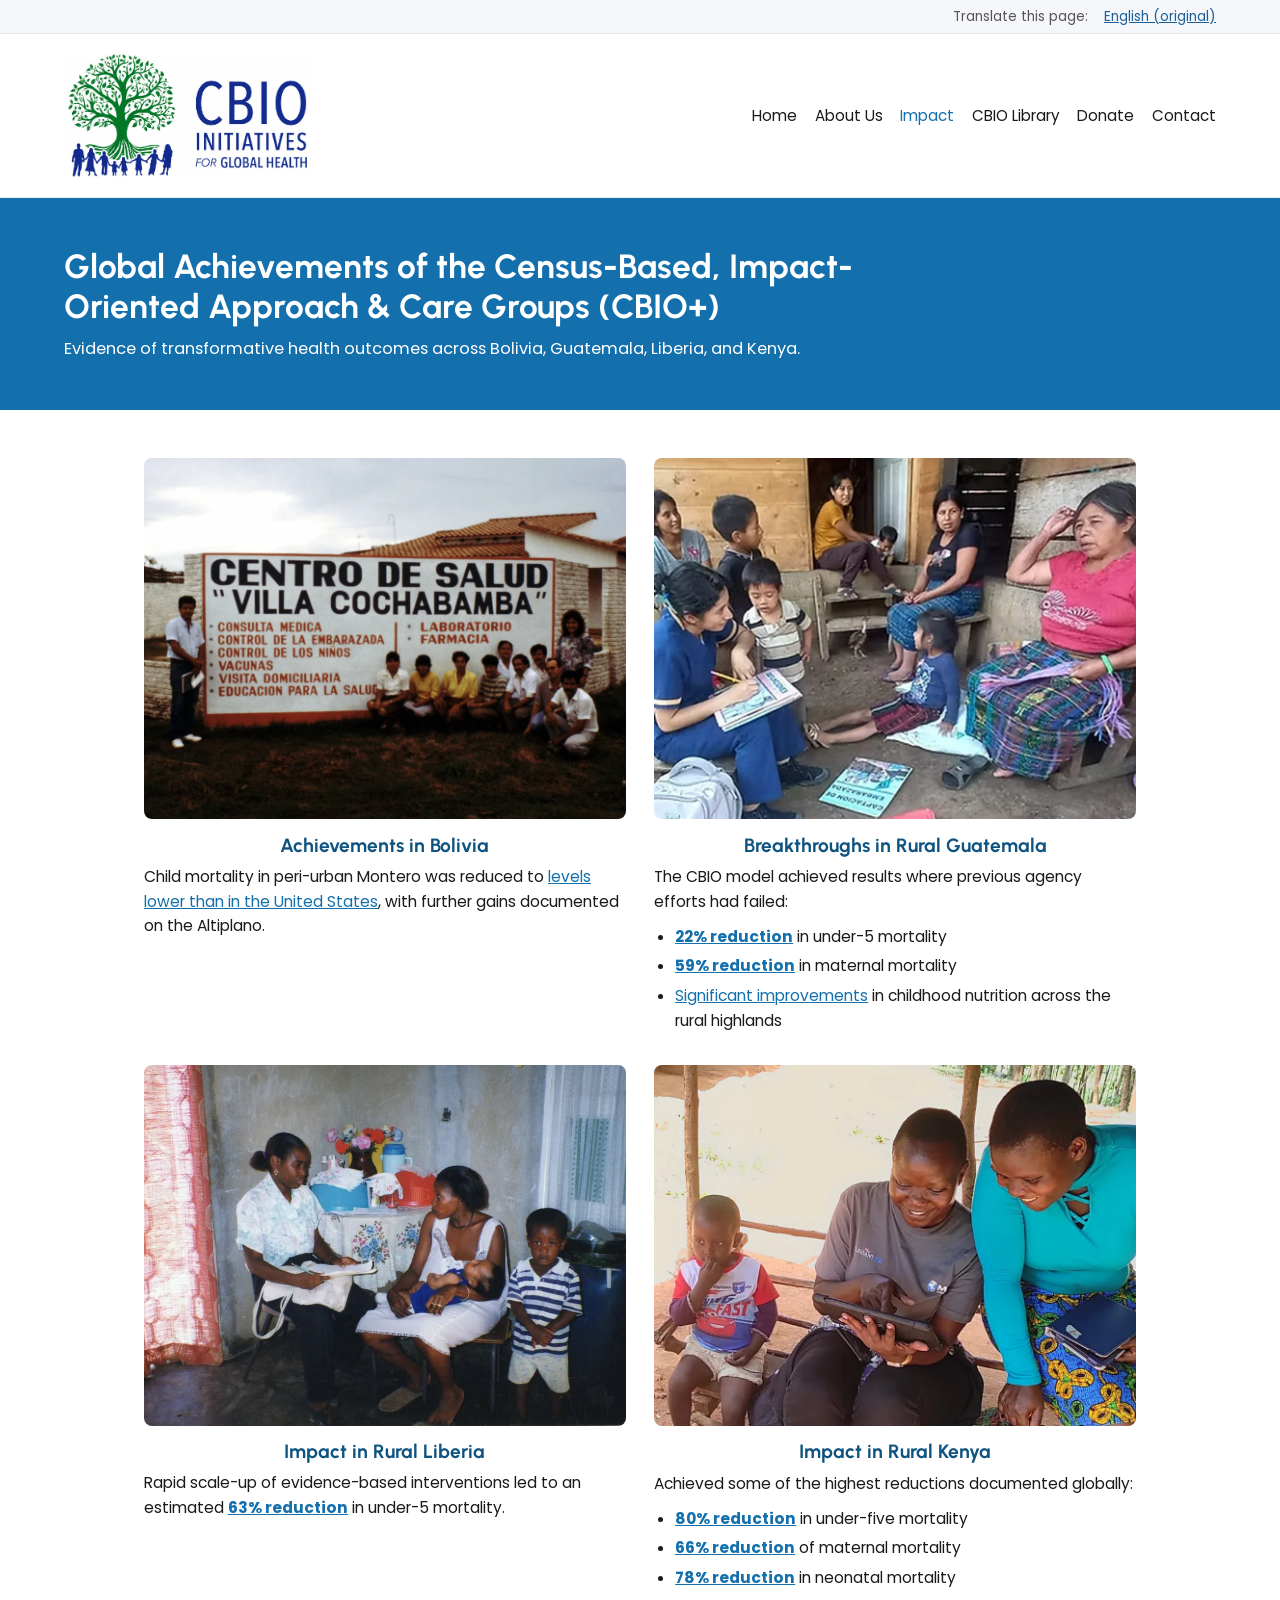
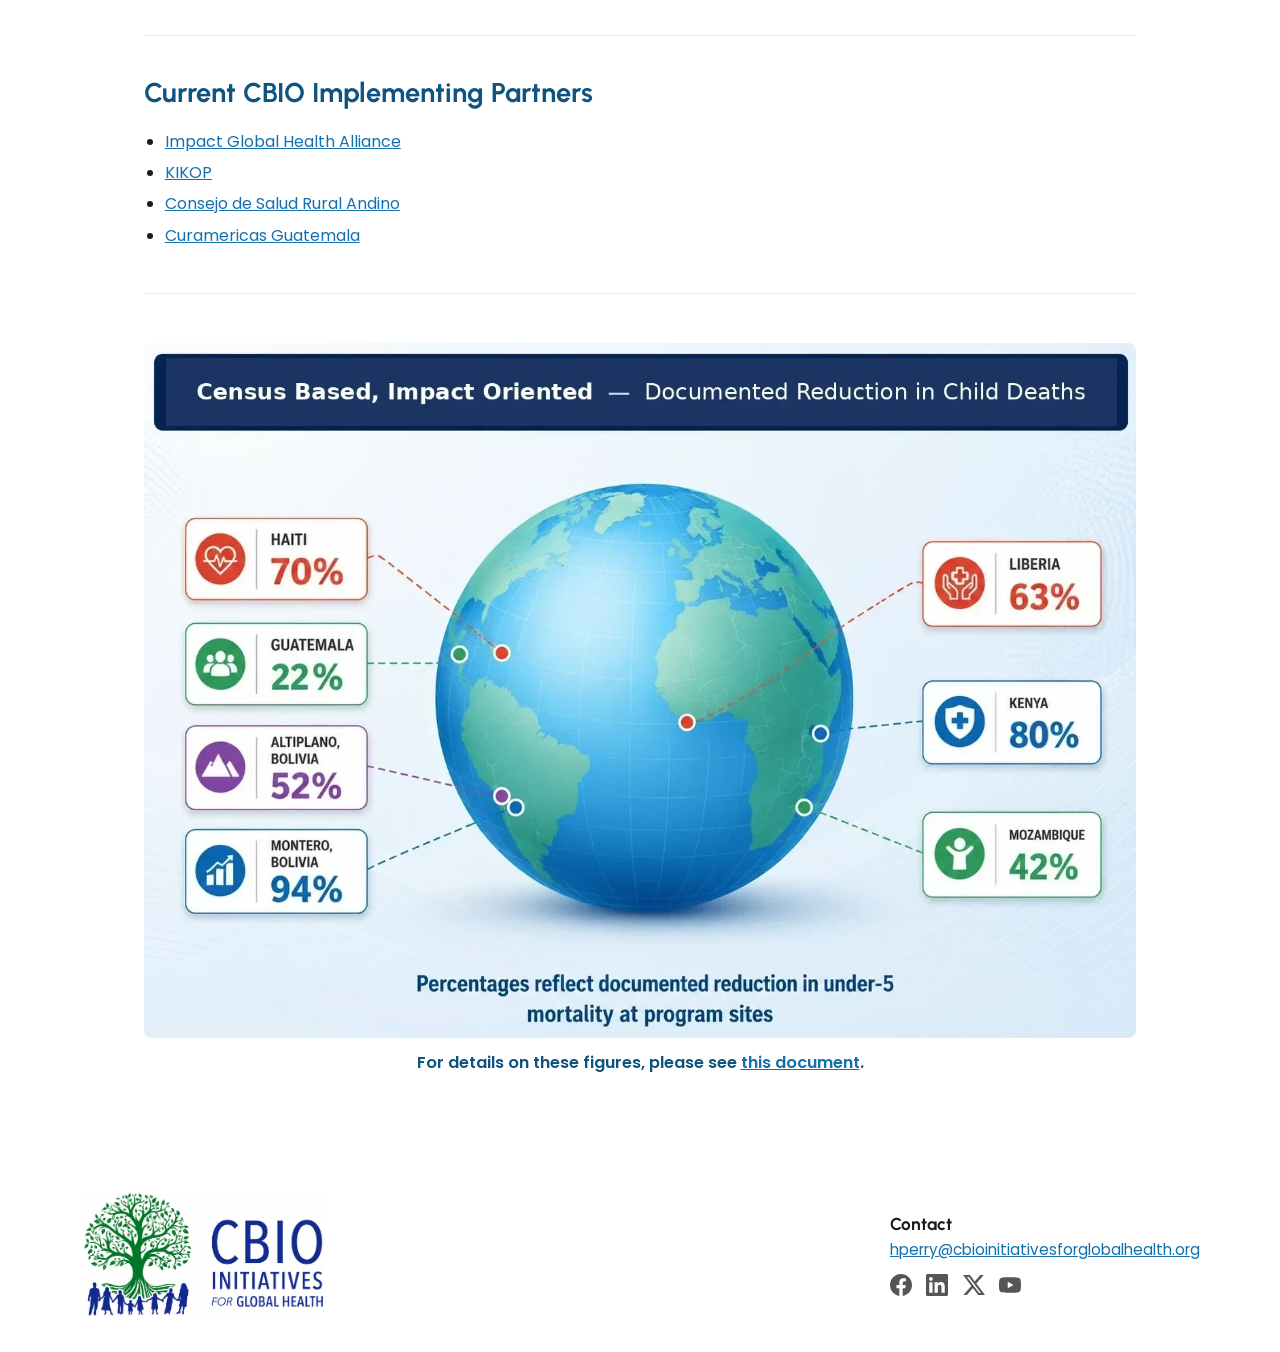
<file: impact.html>
<!DOCTYPE html>
<html lang="en">
<head>
<!-- Google tag (gtag.js) -->
<script async src="https://www.googletagmanager.com/gtag/js?id=G-GVMD0K261C"></script>
<script>
  window.dataLayer = window.dataLayer || [];
  function gtag(){dataLayer.push(arguments);}
  gtag('js', new Date());

  gtag('config', 'G-GVMD0K261C');
</script>
<meta charset="utf-8">
<meta name="viewport" content="width=device-width,initial-scale=1">
<title>Impact — CBIO Initiatives for Global Health</title>
<meta name="description" content="Documented reductions in child and maternal mortality achieved with the CBIO and CBIO+ approaches in Bolivia, Guatemala, Liberia, and Kenya.">
<link rel="preconnect" href="https://fonts.googleapis.com">
<link href="https://fonts.googleapis.com/css2?family=Poppins:wght@400;600&family=Urbanist:wght@600;700&display=swap" rel="stylesheet">
<link rel="stylesheet" href="css/site.css">
<style>

.impact-grid{display:grid;grid-template-columns:repeat(2,1fr);gap:1.8rem;margin-top:.4rem}
@media(max-width:900px){.impact-grid{grid-template-columns:1fr}}
.impact-card img{display:block;width:100%;aspect-ratio:4/3;object-fit:cover;border-radius:8px;margin-bottom:.9rem}
.impact-card h3{color:var(--blue-dark);font-size:1.2rem;text-align:center;margin-bottom:.5rem}
.impact-card p{font-size:.97rem}
.impact-card ul{margin:.5rem 0 0 1.3rem}
.impact-card li{padding:.15rem 0;font-size:.97rem}
.globe{display:block;width:100%;height:auto;border-radius:8px;margin:.5rem auto 0}
.globe-note{font-weight:600;font-size:1.02rem;color:var(--blue-dark);text-align:center;margin:.7rem auto 0;max-width:46rem}
</style>
</head>
<body>
<header>
<a class="logo-link" href="index.html"><img src="images/cbio-igh-logo-sq.webp" alt="CBIO Initiatives for Global Health" class="logo"></a>
<nav><a href="index.html">Home</a><a href="about-us.html">About Us</a><a href="impact.html" class="current">Impact</a><a href="library.html">CBIO Library</a><a href="donate.html">Donate</a><a href="contact.html">Contact</a></nav>
</header>

<div class="band">
<h1>Global Achievements of the Census-Based, Impact-Oriented Approach &amp; Care Groups (CBIO+)</h1>
<p>Evidence of transformative health outcomes across Bolivia, Guatemala, Liberia, and Kenya.</p>
</div>
<main>
<section>
<div class="impact-grid">
<div class="impact-card"><img src="images/impact-bolivia.webp" alt="Health center staff gathered beside the Centro de Salud &quot;Villa Cochabamba&quot; sign listing its services, Bolivia" loading="lazy"><h3>Achievements in Bolivia</h3><p>Child mortality in peri-urban Montero was reduced to <a href="https://drive.google.com/file/d/1pLuo5n8gfndIPfJ6QOC5HqnmaPEBKxTg/view?usp=sharing" target="_blank" rel="noopener">levels lower than in the United States</a>, with further gains documented on the Altiplano.</p></div>
<div class="impact-card"><img src="images/impact-guatemala.webp" alt="A health worker counsels a mother using a flipchart while families gather outside a home in rural Guatemala" loading="lazy"><h3>Breakthroughs in Rural Guatemala</h3><p>The CBIO model achieved results where previous agency efforts had failed:</p><ul><li><a href="https://drive.google.com/file/d/1DlrxjtP2dqBzx3dOvwWgwGB6hyWJ0Iau/view?usp=sharing" target="_blank" rel="noopener"><strong>22% reduction</strong></a> in under-5 mortality</li><li><a href="https://drive.google.com/file/d/1DlrxjtP2dqBzx3dOvwWgwGB6hyWJ0Iau/view?usp=sharing" target="_blank" rel="noopener"><strong>59% reduction</strong></a> in maternal mortality</li><li><a href="https://drive.google.com/file/d/1oPBQKaMh_Jtrnrtohb9VGK_q1qcwOv7O/view?usp=sharing" target="_blank" rel="noopener">Significant improvements</a> in childhood nutrition across the rural highlands</li></ul></div>
<div class="impact-card"><img src="images/impact-liberia.webp" alt="Community health work in rural Liberia" loading="lazy"><h3>Impact in Rural Liberia</h3><p>Rapid scale-up of evidence-based interventions led to an estimated <a href="https://drive.google.com/file/d/1T-790NQR7NK7-RM8GgYbHlruO9RGRbVS/view?usp=sharing" target="_blank" rel="noopener"><strong>63% reduction</strong></a> in under-5 mortality.</p></div>
<div class="impact-card"><img src="images/impact-kenya.webp" alt="A community health worker records a household visit on a tablet while a mother looks on, rural Kenya" loading="lazy"><h3>Impact in Rural Kenya</h3><p>Achieved some of the highest reductions documented globally:</p><ul><li><a href="https://drive.google.com/file/d/1sNuTk5nkr2df3kxLUtfWJjxp8eO-eOIB/view?usp=sharing" target="_blank" rel="noopener"><strong>80% reduction</strong></a> in under-five mortality</li><li><a href="https://drive.google.com/file/d/1sNuTk5nkr2df3kxLUtfWJjxp8eO-eOIB/view?usp=sharing" target="_blank" rel="noopener"><strong>66% reduction</strong></a> of maternal mortality</li><li><a href="https://drive.google.com/file/d/1sNuTk5nkr2df3kxLUtfWJjxp8eO-eOIB/view?usp=sharing" target="_blank" rel="noopener"><strong>78% reduction</strong></a> in neonatal mortality</li></ul></div>
</div>
</section>

<section>
<h2>Current CBIO Implementing Partners</h2>
<ul class="plain">
<li><a href="https://impactglobalhealthalliance.org/" target="_blank" rel="noopener">Impact Global Health Alliance</a></li>
<li><a href="https://www.kikop.org/" target="_blank" rel="noopener">KIKOP</a></li>
<li><a href="https://csra-bolivia.org/" target="_blank" rel="noopener">Consejo de Salud Rural Andino</a></li>
<li><a href="https://www.curamericasguatemala.org/" target="_blank" rel="noopener">Curamericas Guatemala</a></li>
</ul>
</section>

<section>
<img class="globe" src="images/impact-globe.webp" alt="Globe infographic showing documented reductions in under-5 mortality at CBIO program sites: Haiti 70%, Guatemala 22%, Altiplano Bolivia 52%, Montero Bolivia 94%, Liberia 63%, Kenya 80%, Mozambique 42%" loading="lazy">
<p class="globe-note">For details on these figures, please see <a href="https://drive.google.com/file/d/1FojR8rR9_oQaKeiDf_4LwcHo9KbAAo2p/view?usp=sharing" target="_blank" rel="noopener">this document</a>.</p>
</section>
</main>

<footer>
<div class="foot-wrap">
<img src="images/cbio-igh-logo-sq.webp" alt="CBIO Initiatives for Global Health" class="foot-logo">
<div class="foot-contact">
<h4>Contact</h4>
<p><a href="mailto:hperry@cbioinitiativesforglobalhealth.org">hperry@cbioinitiativesforglobalhealth.org</a></p>
<div class="foot-social">
<a href="https://www.facebook.com/CBIOINITIATIVES" target="_blank" rel="noopener" aria-label="Facebook" title="Facebook"><svg viewBox="0 0 24 24" xmlns="http://www.w3.org/2000/svg"><path d="M24 12.073c0-6.627-5.373-12-12-12s-12 5.373-12 12c0 5.99 4.388 10.954 10.125 11.854v-8.385H7.078v-3.47h3.047V9.43c0-3.007 1.792-4.669 4.533-4.669 1.312 0 2.686.235 2.686.235v2.953H15.83c-1.491 0-1.956.925-1.956 1.874v2.25h3.328l-.532 3.47h-2.796v8.385C19.612 23.027 24 18.062 24 12.073z"/></svg></a>
<a href="https://www.linkedin.com/company/cbio-initiatives-for-global-health/" target="_blank" rel="noopener" aria-label="LinkedIn" title="LinkedIn"><svg viewBox="0 0 24 24" xmlns="http://www.w3.org/2000/svg"><path d="M20.447 20.452h-3.554v-5.569c0-1.328-.027-3.037-1.852-3.037-1.853 0-2.136 1.445-2.136 2.939v5.667H9.351V9h3.414v1.561h.046c.477-.9 1.637-1.85 3.37-1.85 3.601 0 4.267 2.37 4.267 5.455v6.286zM5.337 7.433c-1.144 0-2.063-.926-2.063-2.065 0-1.138.92-2.063 2.063-2.063 1.14 0 2.064.925 2.064 2.063 0 1.139-.925 2.065-2.064 2.065zm1.782 13.019H3.555V9h3.564v11.452zM22.225 0H1.771C.792 0 0 .774 0 1.729v20.542C0 23.227.792 24 1.771 24h20.451C23.2 24 24 23.227 24 22.271V1.729C24 .774 23.2 0 22.222 0h.003z"/></svg></a>
<a href="https://x.com/CBIOHealth" target="_blank" rel="noopener" aria-label="X (Twitter)" title="X (Twitter)"><svg viewBox="0 0 24 24" xmlns="http://www.w3.org/2000/svg"><path d="M18.901 1.153h3.68l-8.04 9.19L24 22.846h-7.406l-5.8-7.584-6.638 7.584H.474l8.6-9.83L0 1.154h7.594l5.243 6.932ZM17.61 20.644h2.039L6.486 3.24H4.298Z"/></svg></a>
<a href="https://www.youtube.com/@CBIOInitiativesforGlobalHealth" target="_blank" rel="noopener" aria-label="YouTube" title="YouTube"><svg viewBox="0 0 24 24" xmlns="http://www.w3.org/2000/svg"><path d="M23.498 6.186a3.016 3.016 0 0 0-2.122-2.136C19.505 3.545 12 3.545 12 3.545s-7.505 0-9.377.505A3.017 3.017 0 0 0 .502 6.186C0 8.07 0 12 0 12s0 3.93.502 5.814a3.016 3.016 0 0 0 2.122 2.136c1.871.505 9.376.505 9.376.505s7.505 0 9.377-.505a3.015 3.015 0 0 0 2.122-2.136C24 15.93 24 12 24 12s0-3.93-.502-5.814zM9.545 15.568V8.432L15.818 12l-6.273 3.568z"/></svg></a>
</div>
</div>
</div>
</footer>
<script src="js/translate.js" defer></script>
</body>
</html>
</file>
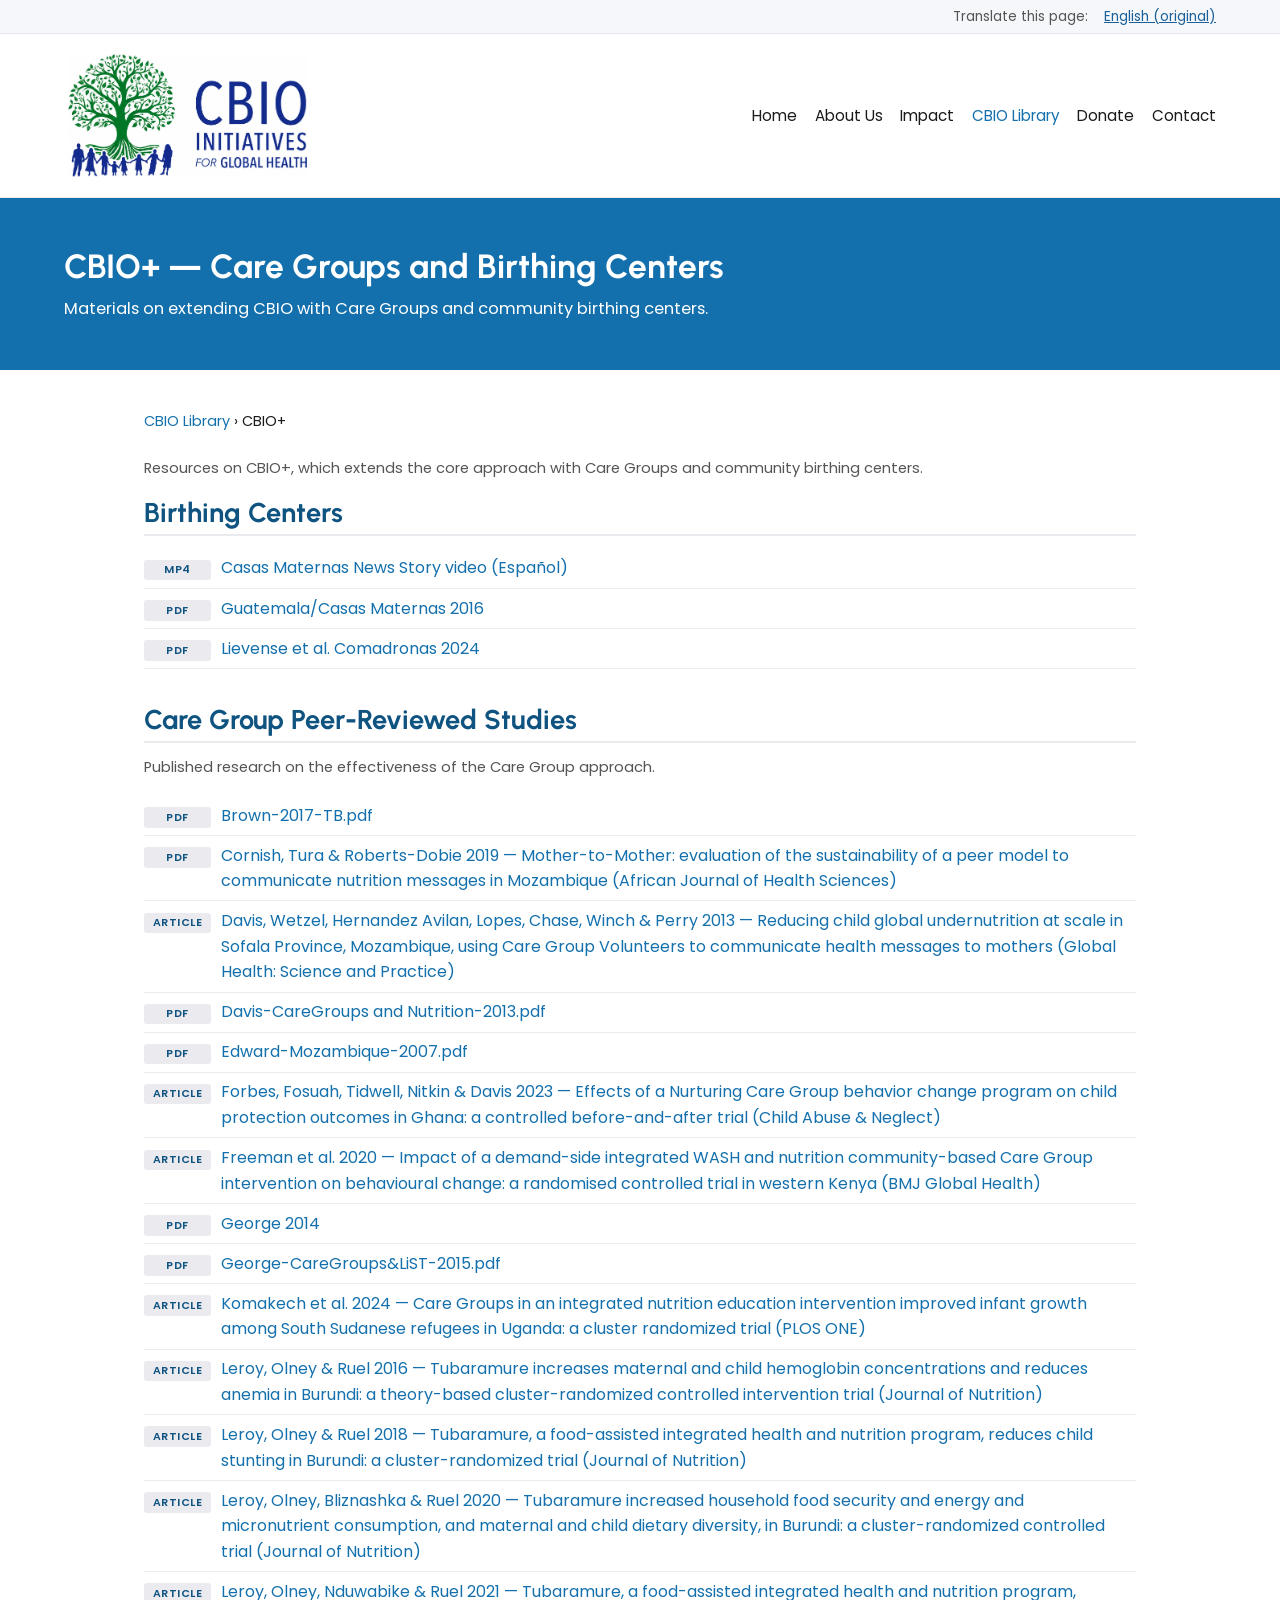
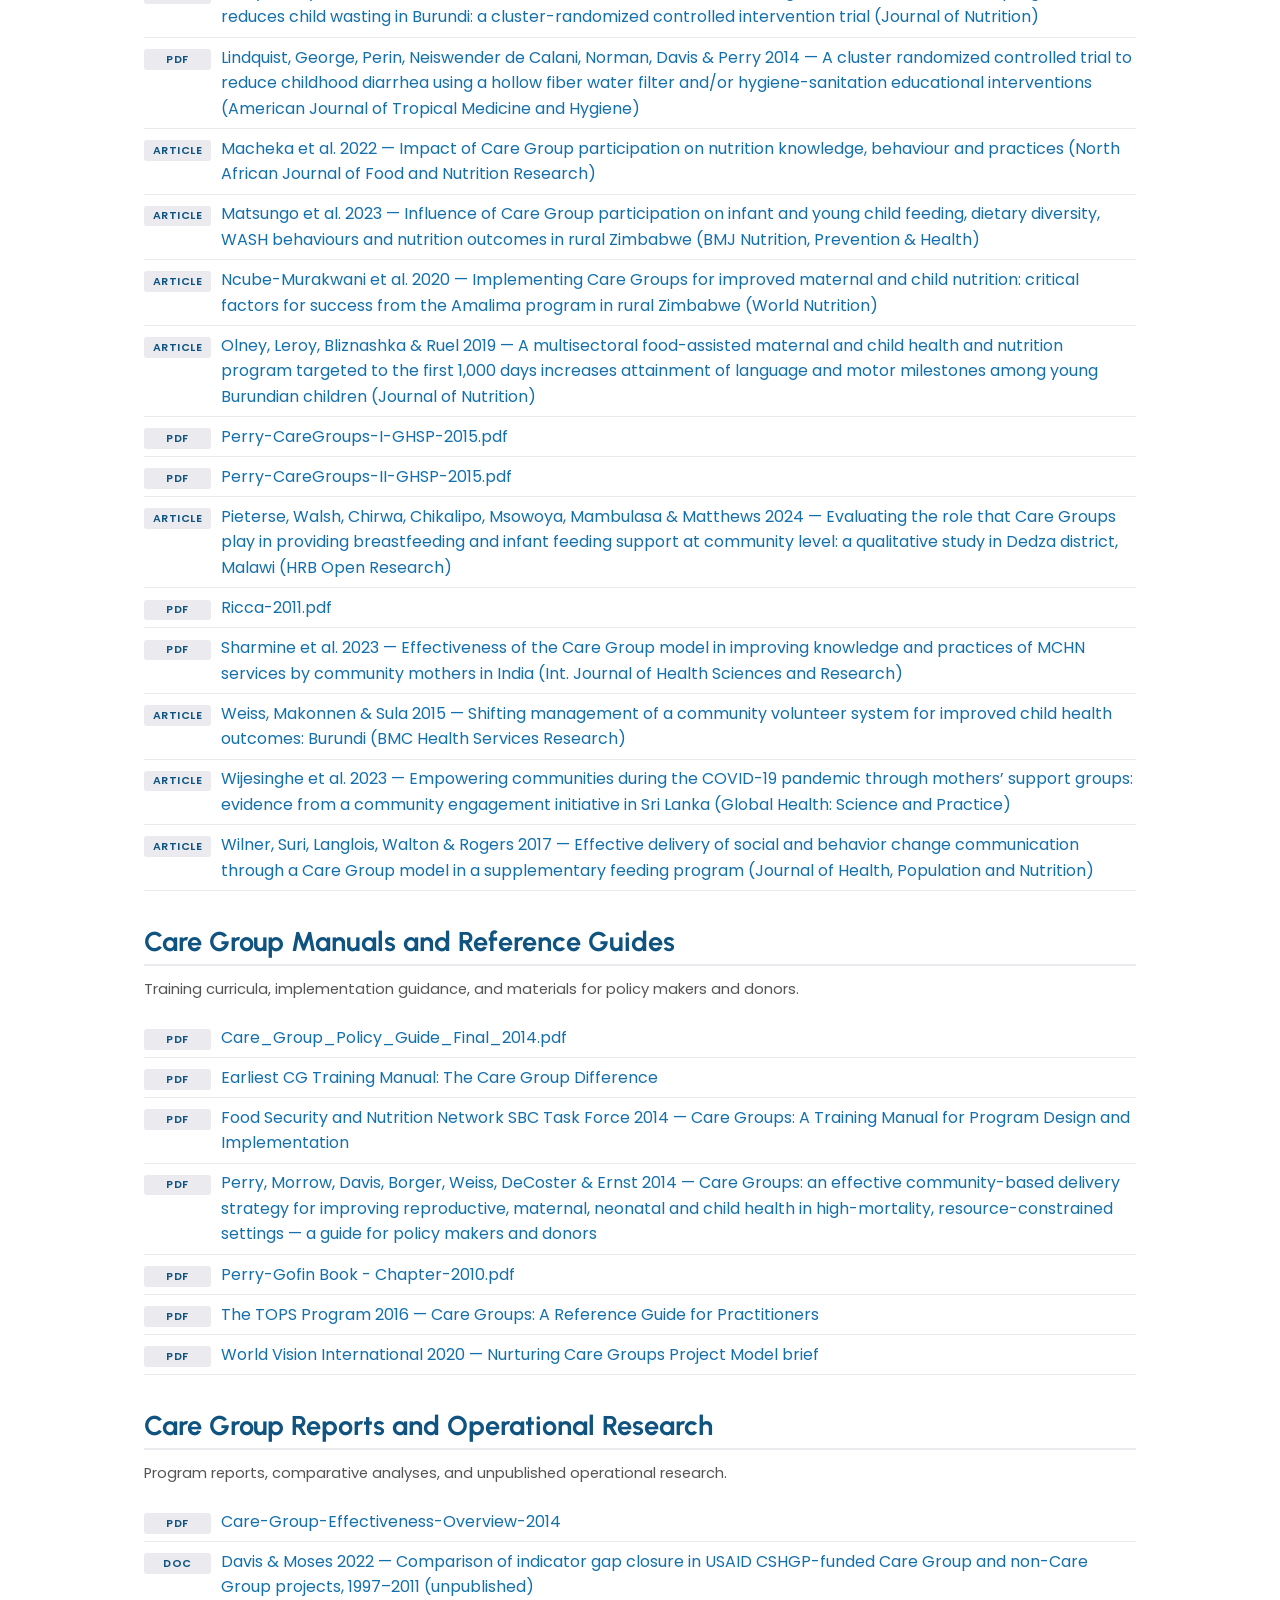
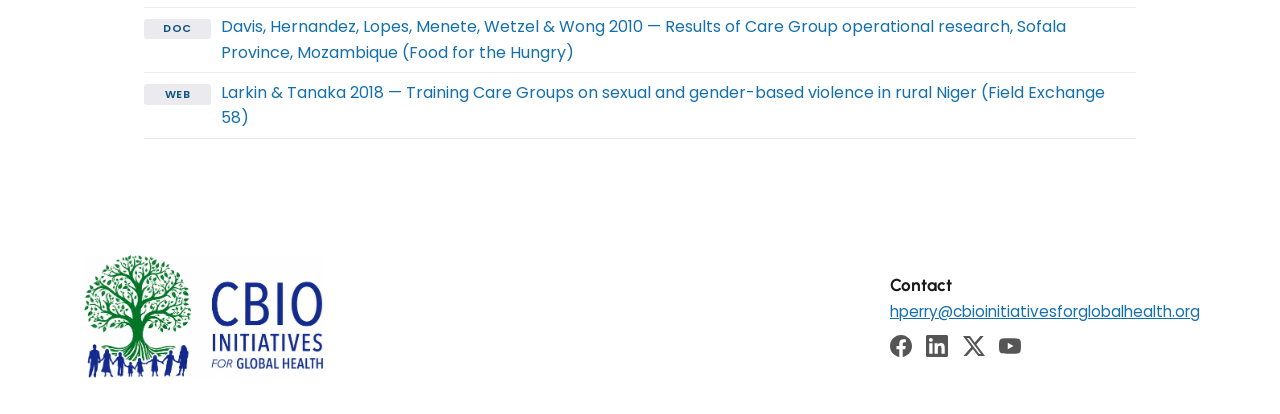
<file: library-cbio-plus.html>
<!DOCTYPE html>
<html lang="en">
<head>
<!-- Google tag (gtag.js) -->
<script async src="https://www.googletagmanager.com/gtag/js?id=G-GVMD0K261C"></script>
<script>
  window.dataLayer = window.dataLayer || [];
  function gtag(){dataLayer.push(arguments);}
  gtag('js', new Date());

  gtag('config', 'G-GVMD0K261C');
</script>
<meta charset="utf-8">
<meta name="viewport" content="width=device-width,initial-scale=1">
<title>CBIO+ — CBIO Initiatives for Global Health</title>
<link rel="preconnect" href="https://fonts.googleapis.com">
<link href="https://fonts.googleapis.com/css2?family=Poppins:wght@400;600&family=Urbanist:wght@600;700&display=swap" rel="stylesheet">
<link rel="stylesheet" href="css/site.css">
</head>
<body class="library">
<header>
<a class="logo-link" href="index.html"><img src="images/cbio-igh-logo-sq.webp" alt="CBIO Initiatives for Global Health" class="logo"></a>
<nav><a href="index.html">Home</a><a href="about-us.html">About Us</a><a href="impact.html">Impact</a><a href="library.html" class=current>CBIO Library</a><a href="donate.html">Donate</a><a href="contact.html">Contact</a></nav>
</header>
<div class="band"><h1>CBIO+ — Care Groups and Birthing Centers</h1><p>Materials on extending CBIO with Care Groups and community birthing centers.</p></div>
<main>
<p class="crumb"><a href="library.html">CBIO Library</a> › CBIO+</p>
<p class="note">Resources on CBIO+, which extends the core approach with Care Groups and community birthing centers.</p><h2 style="margin-top:0">Birthing Centers</h2>
<ul class="docs">
<li><span class="badge">MP4</span><a href="https://drive.google.com/file/d/1sO41S5abf6kE2cpxPyZd9uH7XQ67-sff/view?usp=sharing" target="_blank" rel="noopener">Casas Maternas News Story video (Español)</a></li>
<li><span class="badge">PDF</span><a href="https://drive.google.com/file/d/1wvtJ2rw_JmRk2sDcpDVbXSH_BOnHRyvf/view?usp=sharing" target="_blank" rel="noopener">Guatemala/Casas Maternas 2016</a></li>
<li><span class="badge">PDF</span><a href="https://drive.google.com/file/d/1-d7C81mqfx1l7oOByatfR4RW56IL0ocs/view?usp=sharing" target="_blank" rel="noopener">Lievense et al. Comadronas 2024</a></li>
</ul>
<h2>Care Group Peer-Reviewed Studies</h2>
<p class="note">Published research on the effectiveness of the Care Group approach.</p>
<ul class="docs">
<li><span class="badge">PDF</span><a href="https://drive.google.com/file/d/1pF3-zEw09himbRCZ69DVBr6uHB5AjdB1/view?usp=sharing" target="_blank" rel="noopener">Brown-2017-TB.pdf</a></li>
<li><span class="badge">PDF</span><a href="https://www.ajol.info/index.php/ajhs/article/view/199463/188032" target="_blank" rel="noopener">Cornish, Tura &amp; Roberts-Dobie 2019 — Mother-to-Mother: evaluation of the sustainability of a peer model to communicate nutrition messages in Mozambique (African Journal of Health Sciences)</a></li>
<li><span class="badge">ARTICLE</span><a href="https://doi.org/10.9745/GHSP-D-12-00045" target="_blank" rel="noopener">Davis, Wetzel, Hernandez Avilan, Lopes, Chase, Winch &amp; Perry 2013 — Reducing child global undernutrition at scale in Sofala Province, Mozambique, using Care Group Volunteers to communicate health messages to mothers (Global Health: Science and Practice)</a></li>
<li><span class="badge">PDF</span><a href="https://drive.google.com/file/d/16XBhRsFvsKGgbuitNpx6vmfX8yqhBC90/view?usp=sharing" target="_blank" rel="noopener">Davis-CareGroups and Nutrition-2013.pdf</a></li>
<li><span class="badge">PDF</span><a href="https://drive.google.com/file/d/1WqmGBcDfUlYAnY3h3NPGzYJNhTPx1lL2/view?usp=sharing" target="_blank" rel="noopener">Edward-Mozambique-2007.pdf</a></li>
<li><span class="badge">ARTICLE</span><a href="https://doi.org/10.1016/j.chiabu.2023.106067" target="_blank" rel="noopener">Forbes, Fosuah, Tidwell, Nitkin &amp; Davis 2023 — Effects of a Nurturing Care Group behavior change program on child protection outcomes in Ghana: a controlled before-and-after trial (Child Abuse &amp; Neglect)</a></li>
<li><span class="badge">ARTICLE</span><a href="https://doi.org/10.1136/bmjgh-2020-002806" target="_blank" rel="noopener">Freeman et al. 2020 — Impact of a demand-side integrated WASH and nutrition community-based Care Group intervention on behavioural change: a randomised controlled trial in western Kenya (BMJ Global Health)</a></li>
<li><span class="badge">PDF</span><a href="https://drive.google.com/file/d/1cCxqt8XlxzzdH8QoHY_eQtH8HdNb-_BC/view?usp=sharing" target="_blank" rel="noopener">George 2014</a></li>
<li><span class="badge">PDF</span><a href="https://drive.google.com/file/d/1MF2nnaeCuSZJoinP4cFgab_rAdMNvJDC/view?usp=sharing" target="_blank" rel="noopener">George-CareGroups&amp;LiST-2015.pdf</a></li>
<li><span class="badge">ARTICLE</span><a href="https://doi.org/10.1371/journal.pone.0300334" target="_blank" rel="noopener">Komakech et al. 2024 — Care Groups in an integrated nutrition education intervention improved infant growth among South Sudanese refugees in Uganda: a cluster randomized trial (PLOS ONE)</a></li>
<li><span class="badge">ARTICLE</span><a href="https://doi.org/10.3945/jn.115.227462" target="_blank" rel="noopener">Leroy, Olney &amp; Ruel 2016 — Tubaramure increases maternal and child hemoglobin concentrations and reduces anemia in Burundi: a theory-based cluster-randomized controlled intervention trial (Journal of Nutrition)</a></li>
<li><span class="badge">ARTICLE</span><a href="https://doi.org/10.1093/jn/nxx063" target="_blank" rel="noopener">Leroy, Olney &amp; Ruel 2018 — Tubaramure, a food-assisted integrated health and nutrition program, reduces child stunting in Burundi: a cluster-randomized trial (Journal of Nutrition)</a></li>
<li><span class="badge">ARTICLE</span><a href="https://doi.org/10.1093/jn/nxz295" target="_blank" rel="noopener">Leroy, Olney, Bliznashka &amp; Ruel 2020 — Tubaramure increased household food security and energy and micronutrient consumption, and maternal and child dietary diversity, in Burundi: a cluster-randomized controlled trial (Journal of Nutrition)</a></li>
<li><span class="badge">ARTICLE</span><a href="https://doi.org/10.1093/jn/nxaa330" target="_blank" rel="noopener">Leroy, Olney, Nduwabike &amp; Ruel 2021 — Tubaramure, a food-assisted integrated health and nutrition program, reduces child wasting in Burundi: a cluster-randomized controlled intervention trial (Journal of Nutrition)</a></li>
<li><span class="badge">PDF</span><a href="https://drive.google.com/file/d/1MCDNF4od3VfT4TW0Pc6f5Zi6KPW1rNVy/view?usp=sharing" target="_blank" rel="noopener">Lindquist, George, Perin, Neiswender de Calani, Norman, Davis &amp; Perry 2014 — A cluster randomized controlled trial to reduce childhood diarrhea using a hollow fiber water filter and/or hygiene-sanitation educational interventions (American Journal of Tropical Medicine and Hygiene)</a></li>
<li><span class="badge">ARTICLE</span><a href="https://doi.org/10.51745/najfnr.6.13.87-93" target="_blank" rel="noopener">Macheka et al. 2022 — Impact of Care Group participation on nutrition knowledge, behaviour and practices (North African Journal of Food and Nutrition Research)</a></li>
<li><span class="badge">ARTICLE</span><a href="https://nutrition.bmj.com/content/early/2023/09/14/bmjnph-2023-000627" target="_blank" rel="noopener">Matsungo et al. 2023 — Influence of Care Group participation on infant and young child feeding, dietary diversity, WASH behaviours and nutrition outcomes in rural Zimbabwe (BMJ Nutrition, Prevention &amp; Health)</a></li>
<li><span class="badge">ARTICLE</span><a href="https://doi.org/10.26596/wn.202011290-107" target="_blank" rel="noopener">Ncube-Murakwani et al. 2020 — Implementing Care Groups for improved maternal and child nutrition: critical factors for success from the Amalima program in rural Zimbabwe (World Nutrition)</a></li>
<li><span class="badge">ARTICLE</span><a href="https://doi.org/10.1093/jn/nxz133" target="_blank" rel="noopener">Olney, Leroy, Bliznashka &amp; Ruel 2019 — A multisectoral food-assisted maternal and child health and nutrition program targeted to the first 1,000 days increases attainment of language and motor milestones among young Burundian children (Journal of Nutrition)</a></li>
<li><span class="badge">PDF</span><a href="https://drive.google.com/file/d/1bf0AlcLUKtfma6xkpkCHeZr23cDSdDoF/view?usp=sharing" target="_blank" rel="noopener">Perry-CareGroups-I-GHSP-2015.pdf</a></li>
<li><span class="badge">PDF</span><a href="https://drive.google.com/file/d/1UVquliQqjCU9mRjMw3TH-zbzt4SWo4hH/view?usp=sharing" target="_blank" rel="noopener">Perry-CareGroups-II-GHSP-2015.pdf</a></li>
<li><span class="badge">ARTICLE</span><a href="https://doi.org/10.12688/hrbopenres.13736.2" target="_blank" rel="noopener">Pieterse, Walsh, Chirwa, Chikalipo, Msowoya, Mambulasa &amp; Matthews 2024 — Evaluating the role that Care Groups play in providing breastfeeding and infant feeding support at community level: a qualitative study in Dedza district, Malawi (HRB Open Research)</a></li>
<li><span class="badge">PDF</span><a href="https://drive.google.com/file/d/1p-OLeAUWd7ijPRaONW1jWdJoYZN755xQ/view?usp=sharing" target="_blank" rel="noopener">Ricca-2011.pdf</a></li>
<li><span class="badge">PDF</span><a href="https://www.ijhsr.org/IJHSR_Vol.13_Issue.5_May2023/IJHSR17.pdf" target="_blank" rel="noopener">Sharmine et al. 2023 — Effectiveness of the Care Group model in improving knowledge and practices of MCHN services by community mothers in India (Int. Journal of Health Sciences and Research)</a></li>
<li><span class="badge">ARTICLE</span><a href="https://doi.org/10.1186/1472-6963-15-S1-S2" target="_blank" rel="noopener">Weiss, Makonnen &amp; Sula 2015 — Shifting management of a community volunteer system for improved child health outcomes: Burundi (BMC Health Services Research)</a></li>
<li><span class="badge">ARTICLE</span><a href="https://doi.org/10.9745/GHSP-D-22-00402" target="_blank" rel="noopener">Wijesinghe et al. 2023 — Empowering communities during the COVID-19 pandemic through mothers&rsquo; support groups: evidence from a community engagement initiative in Sri Lanka (Global Health: Science and Practice)</a></li>
<li><span class="badge">ARTICLE</span><a href="https://doi.org/10.1186/s41043-017-0111-3" target="_blank" rel="noopener">Wilner, Suri, Langlois, Walton &amp; Rogers 2017 — Effective delivery of social and behavior change communication through a Care Group model in a supplementary feeding program (Journal of Health, Population and Nutrition)</a></li>
</ul>
<h2>Care Group Manuals and Reference Guides</h2>
<p class="note">Training curricula, implementation guidance, and materials for policy makers and donors.</p>
<ul class="docs">
<li><span class="badge">PDF</span><a href="https://drive.google.com/file/d/19Lu6jgU1jh1_Kz_Slx0YkaRMyiJ6En8t/view?usp=sharing" target="_blank" rel="noopener">Care_Group_Policy_Guide_Final_2014.pdf</a></li>
<li><span class="badge">PDF</span><a href="https://drive.google.com/file/d/1DDY4_KhQ_FBOkRstv2YRxg0j5fqOC7Zq/view?usp=sharing" target="_blank" rel="noopener">Earliest CG Training Manual: The Care Group Difference</a></li>
<li><span class="badge">PDF</span><a href="https://coregroup.org/wp-content/uploads/media-backup/documents/Resources/Tools/tops_care_group_training_manual_2014.pdf" target="_blank" rel="noopener">Food Security and Nutrition Network SBC Task Force 2014 — Care Groups: A Training Manual for Program Design and Implementation</a></li>
<li><span class="badge">PDF</span><a href="https://www.fsnnetwork.org/sites/default/files/resource_uploads/care_group_policy_guide_final_8_2014_0.pdf" target="_blank" rel="noopener">Perry, Morrow, Davis, Borger, Weiss, DeCoster &amp; Ernst 2014 — Care Groups: an effective community-based delivery strategy for improving reproductive, maternal, neonatal and child health in high-mortality, resource-constrained settings — a guide for policy makers and donors</a></li>
<li><span class="badge">PDF</span><a href="https://drive.google.com/file/d/1c6CaGscljBqG6tDzhd0gnWyB9VWDZCFH/view?usp=sharing" target="_blank" rel="noopener">Perry-Gofin Book - Chapter-2010.pdf</a></li>
<li><span class="badge">PDF</span><a href="https://coregroup.org/wp-content/uploads/media-backup/documents/Resources/Tools/Care_Groups-_A_Reference_Guide_for_Practitioners_7-11-16.pdf" target="_blank" rel="noopener">The TOPS Program 2016 — Care Groups: A Reference Guide for Practitioners</a></li>
<li><span class="badge">PDF</span><a href="https://www.wvi.org/sites/default/files/2020-06/Nurturing%20Care%20Groups%20CPM%20Brief%20June%202020.pdf" target="_blank" rel="noopener">World Vision International 2020 — Nurturing Care Groups Project Model brief</a></li>
</ul>
<h2>Care Group Reports and Operational Research</h2>
<p class="note">Program reports, comparative analyses, and unpublished operational research.</p>
<ul class="docs">
<li><span class="badge">PDF</span><a href="https://drive.google.com/file/d/1buWjKziKujU5J5YhY5Y5Ad0VY5v2O6De/view?usp=sharing" target="_blank" rel="noopener">Care-Group-Effectiveness-Overview-2014</a></li>
<li><span class="badge">DOC</span><a href="https://docs.google.com/document/d/1cRQ7_8JtxY1170a8RRUK4sMP8qQQ5sLt/edit?usp=sharing" target="_blank" rel="noopener">Davis &amp; Moses 2022 — Comparison of indicator gap closure in USAID CSHGP-funded Care Group and non-Care Group projects, 1997&ndash;2011 (unpublished)</a></li>
<li><span class="badge">DOC</span><a href="https://docs.google.com/document/d/15MqWBswj4132jYeFytB8An48EY9aZhys/edit?usp=sharing" target="_blank" rel="noopener">Davis, Hernandez, Lopes, Menete, Wetzel &amp; Wong 2010 — Results of Care Group operational research, Sofala Province, Mozambique (Food for the Hungry)</a></li>
<li><span class="badge">WEB</span><a href="https://www.ennonline.net/fex/58/trainingcaregroupsniger" target="_blank" rel="noopener">Larkin &amp; Tanaka 2018 — Training Care Groups on sexual and gender-based violence in rural Niger (Field Exchange 58)</a></li>
</ul>
</main>
<footer>
<div class="foot-wrap">
<img src="images/cbio-igh-logo-sq.webp" alt="CBIO Initiatives for Global Health" class="foot-logo">
<div class="foot-contact">
<h4>Contact</h4>
<p><a href="mailto:hperry@cbioinitiativesforglobalhealth.org">hperry@cbioinitiativesforglobalhealth.org</a></p>
<div class="foot-social">
<a href="https://www.facebook.com/CBIOINITIATIVES" target="_blank" rel="noopener" aria-label="Facebook" title="Facebook"><svg viewBox="0 0 24 24" xmlns="http://www.w3.org/2000/svg"><path d="M24 12.073c0-6.627-5.373-12-12-12s-12 5.373-12 12c0 5.99 4.388 10.954 10.125 11.854v-8.385H7.078v-3.47h3.047V9.43c0-3.007 1.792-4.669 4.533-4.669 1.312 0 2.686.235 2.686.235v2.953H15.83c-1.491 0-1.956.925-1.956 1.874v2.25h3.328l-.532 3.47h-2.796v8.385C19.612 23.027 24 18.062 24 12.073z"/></svg></a>
<a href="https://www.linkedin.com/company/cbio-initiatives-for-global-health/" target="_blank" rel="noopener" aria-label="LinkedIn" title="LinkedIn"><svg viewBox="0 0 24 24" xmlns="http://www.w3.org/2000/svg"><path d="M20.447 20.452h-3.554v-5.569c0-1.328-.027-3.037-1.852-3.037-1.853 0-2.136 1.445-2.136 2.939v5.667H9.351V9h3.414v1.561h.046c.477-.9 1.637-1.85 3.37-1.85 3.601 0 4.267 2.37 4.267 5.455v6.286zM5.337 7.433c-1.144 0-2.063-.926-2.063-2.065 0-1.138.92-2.063 2.063-2.063 1.14 0 2.064.925 2.064 2.063 0 1.139-.925 2.065-2.064 2.065zm1.782 13.019H3.555V9h3.564v11.452zM22.225 0H1.771C.792 0 0 .774 0 1.729v20.542C0 23.227.792 24 1.771 24h20.451C23.2 24 24 23.227 24 22.271V1.729C24 .774 23.2 0 22.222 0h.003z"/></svg></a>
<a href="https://x.com/CBIOHealth" target="_blank" rel="noopener" aria-label="X (Twitter)" title="X (Twitter)"><svg viewBox="0 0 24 24" xmlns="http://www.w3.org/2000/svg"><path d="M18.901 1.153h3.68l-8.04 9.19L24 22.846h-7.406l-5.8-7.584-6.638 7.584H.474l8.6-9.83L0 1.154h7.594l5.243 6.932ZM17.61 20.644h2.039L6.486 3.24H4.298Z"/></svg></a>
<a href="https://www.youtube.com/@CBIOInitiativesforGlobalHealth" target="_blank" rel="noopener" aria-label="YouTube" title="YouTube"><svg viewBox="0 0 24 24" xmlns="http://www.w3.org/2000/svg"><path d="M23.498 6.186a3.016 3.016 0 0 0-2.122-2.136C19.505 3.545 12 3.545 12 3.545s-7.505 0-9.377.505A3.017 3.017 0 0 0 .502 6.186C0 8.07 0 12 0 12s0 3.93.502 5.814a3.016 3.016 0 0 0 2.122 2.136c1.871.505 9.376.505 9.376.505s7.505 0 9.377-.505a3.015 3.015 0 0 0 2.122-2.136C24 15.93 24 12 24 12s0-3.93-.502-5.814zM9.545 15.568V8.432L15.818 12l-6.273 3.568z"/></svg></a>
</div>
</div>
</div>
</footer>
<script src="js/translate.js" defer></script>
</body>
</html>
</file>
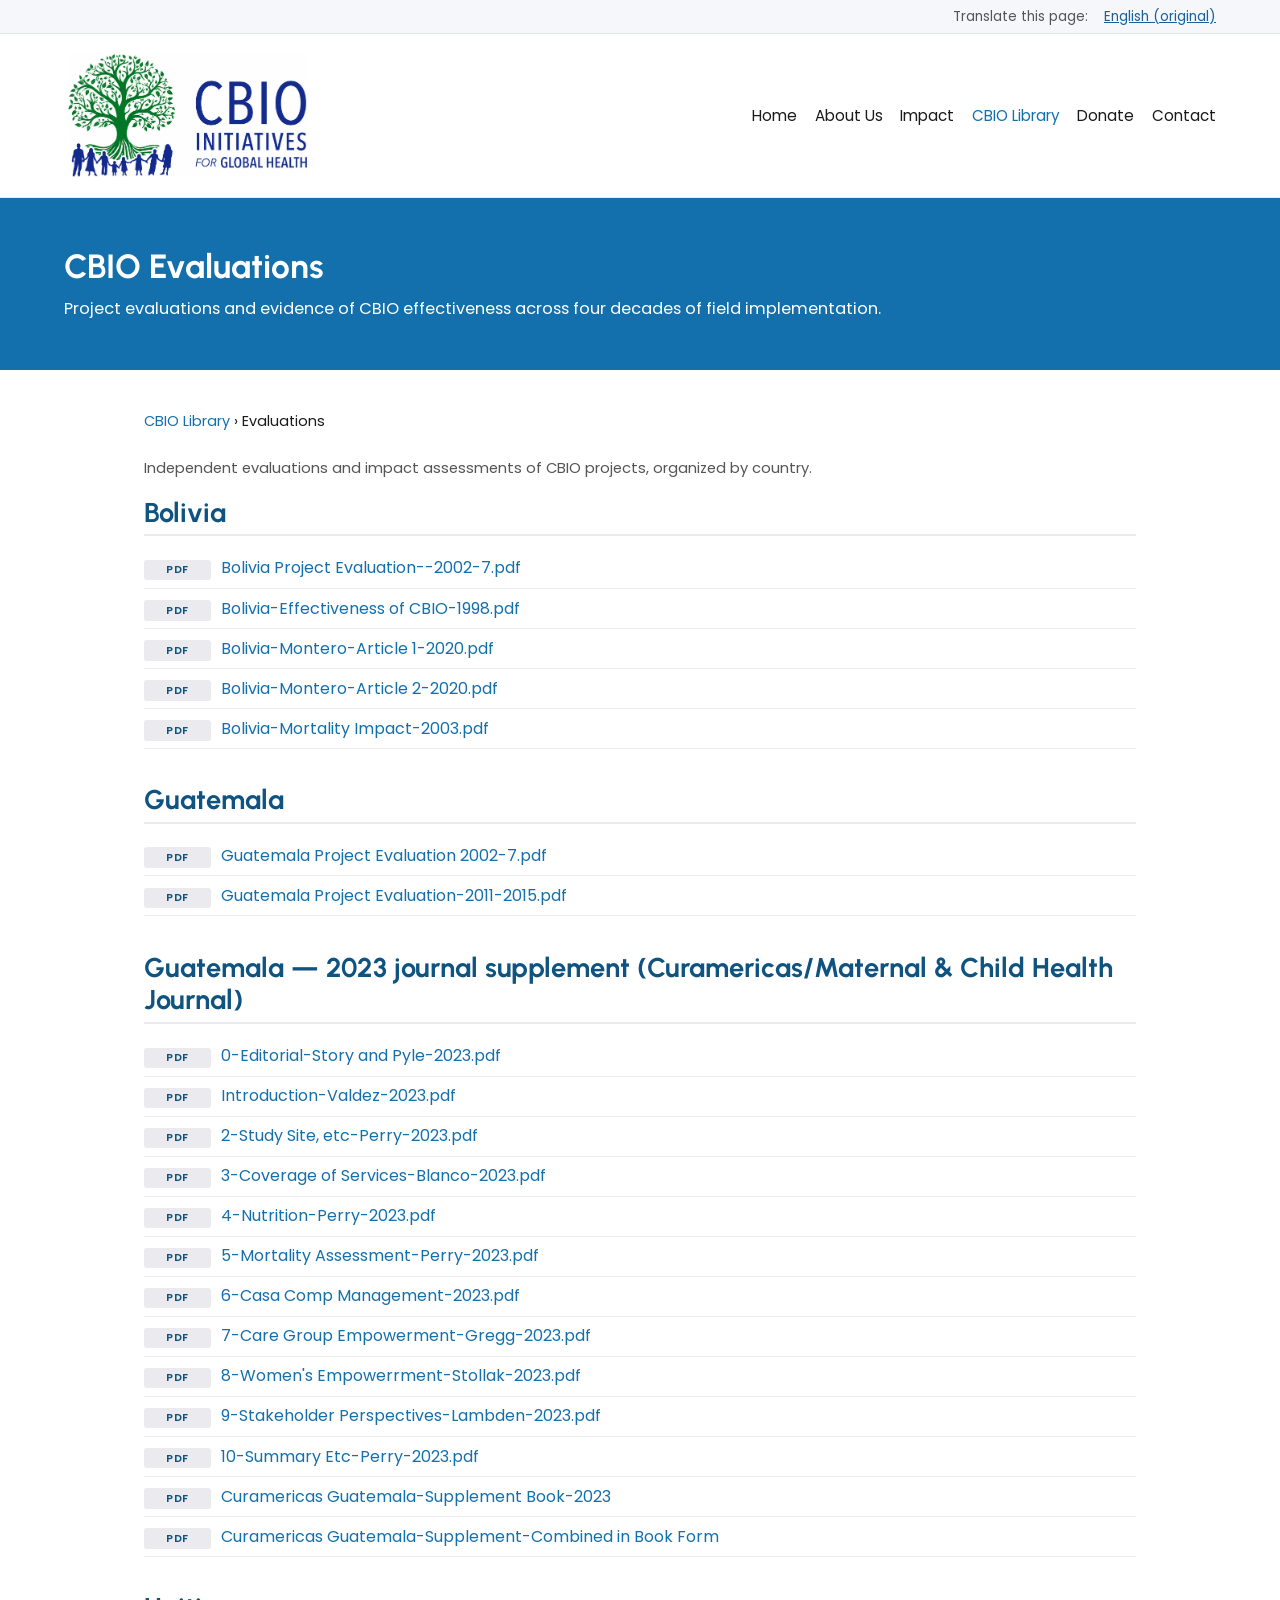
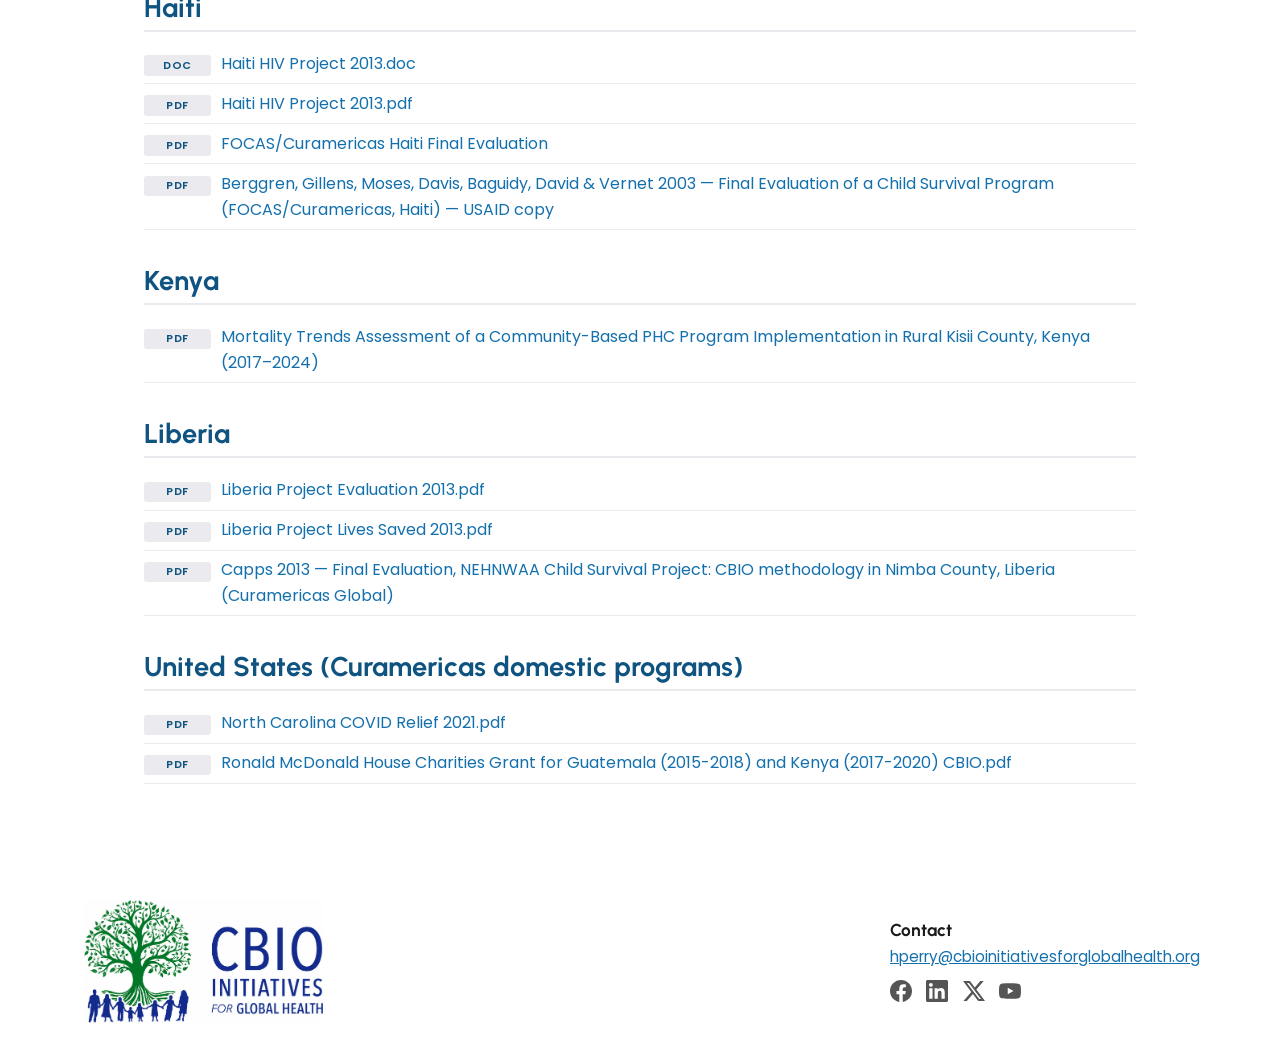
<file: library-evaluations.html>
<!DOCTYPE html>
<html lang="en">
<head>
<!-- Google tag (gtag.js) -->
<script async src="https://www.googletagmanager.com/gtag/js?id=G-GVMD0K261C"></script>
<script>
  window.dataLayer = window.dataLayer || [];
  function gtag(){dataLayer.push(arguments);}
  gtag('js', new Date());

  gtag('config', 'G-GVMD0K261C');
</script>
<meta charset="utf-8">
<meta name="viewport" content="width=device-width,initial-scale=1">
<title>Evaluations — CBIO Initiatives for Global Health</title>
<link rel="preconnect" href="https://fonts.googleapis.com">
<link href="https://fonts.googleapis.com/css2?family=Poppins:wght@400;600&family=Urbanist:wght@600;700&display=swap" rel="stylesheet">
<link rel="stylesheet" href="css/site.css">
</head>
<body class="library">
<header>
<a class="logo-link" href="index.html"><img src="images/cbio-igh-logo-sq.webp" alt="CBIO Initiatives for Global Health" class="logo"></a>
<nav><a href="index.html">Home</a><a href="about-us.html">About Us</a><a href="impact.html">Impact</a><a href="library.html" class=current>CBIO Library</a><a href="donate.html">Donate</a><a href="contact.html">Contact</a></nav>
</header>
<div class="band"><h1>CBIO Evaluations</h1><p>Project evaluations and evidence of CBIO effectiveness across four decades of field implementation.</p></div>
<main>
<p class="crumb"><a href="library.html">CBIO Library</a> › Evaluations</p>
<p class="note">Independent evaluations and impact assessments of CBIO projects, organized by country.</p><h2>Bolivia</h2><ul class="docs">
<li><span class="badge">PDF</span><a href="https://drive.google.com/file/d/12GUKSiTuK9cF_AtlX0io0kYVg1mGTqbB/view?usp=sharing" target="_blank" rel="noopener">Bolivia Project Evaluation--2002-7.pdf</a></li>
<li><span class="badge">PDF</span><a href="https://drive.google.com/file/d/1OPelZNXOYsWBwyg9vz4h8kRG3dNzvfXI/view?usp=sharing" target="_blank" rel="noopener">Bolivia-Effectiveness of CBIO-1998.pdf</a></li>
<li><span class="badge">PDF</span><a href="https://drive.google.com/file/d/1nLB3tL7sqhd5b2KpW9mxpZHm-UMiDzNP/view?usp=sharing" target="_blank" rel="noopener">Bolivia-Montero-Article 1-2020.pdf</a></li>
<li><span class="badge">PDF</span><a href="https://drive.google.com/file/d/1pLuo5n8gfndIPfJ6QOC5HqnmaPEBKxTg/view?usp=sharing" target="_blank" rel="noopener">Bolivia-Montero-Article 2-2020.pdf</a></li>
<li><span class="badge">PDF</span><a href="https://drive.google.com/file/d/1sxqx0ud5kychx8PX_F1uVgBKdbEDpPVk/view?usp=sharing" target="_blank" rel="noopener">Bolivia-Mortality Impact-2003.pdf</a></li>
</ul><h2>Guatemala</h2><ul class="docs">
<li><span class="badge">PDF</span><a href="https://drive.google.com/file/d/1DlrxjtP2dqBzx3dOvwWgwGB6hyWJ0Iau/view?usp=sharing" target="_blank" rel="noopener">Guatemala Project Evaluation 2002-7.pdf</a></li>
<li><span class="badge">PDF</span><a href="https://drive.google.com/file/d/1IZm3vS50JQrmEUZhwKUF83NzG5xdKjPQ/view?usp=sharing" target="_blank" rel="noopener">Guatemala Project Evaluation-2011-2015.pdf</a></li>
</ul><h2>Guatemala — 2023 journal supplement (Curamericas/Maternal & Child Health Journal)</h2><ul class="docs">
<li><span class="badge">PDF</span><a href="https://drive.google.com/file/d/1WPt7l79gDYPbtuI-97LbfOVLNrBKYjHV/view?usp=sharing" target="_blank" rel="noopener">0-Editorial-Story and Pyle-2023.pdf</a></li>
<li><span class="badge">PDF</span><a href="https://drive.google.com/file/d/1cvPAvtJm7AS4j6eO8ZxaVTUlROwXbPCP/view?usp=sharing" target="_blank" rel="noopener">Introduction-Valdez-2023.pdf</a></li>
<li><span class="badge">PDF</span><a href="https://drive.google.com/file/d/1HXFySgypqb_rxC3HqMBrZBdJ_ZzVzFC2/view?usp=sharing" target="_blank" rel="noopener">2-Study Site, etc-Perry-2023.pdf</a></li>
<li><span class="badge">PDF</span><a href="https://drive.google.com/file/d/142a-eRYk6sNmP-eU_HnWjY9K6AeQQzgn/view?usp=sharing" target="_blank" rel="noopener">3-Coverage of Services-Blanco-2023.pdf</a></li>
<li><span class="badge">PDF</span><a href="https://drive.google.com/file/d/1oPBQKaMh_Jtrnrtohb9VGK_q1qcwOv7O/view?usp=sharing" target="_blank" rel="noopener">4-Nutrition-Perry-2023.pdf</a></li>
<li><span class="badge">PDF</span><a href="https://drive.google.com/file/d/14BrU-mHN1K51T_77EPHOrSW8GFhhHlUc/view?usp=sharing" target="_blank" rel="noopener">5-Mortality Assessment-Perry-2023.pdf</a></li>
<li><span class="badge">PDF</span><a href="https://drive.google.com/file/d/1kwOpjZVvDeotSsAdHOj7KrOgIuE-BquF/view?usp=sharing" target="_blank" rel="noopener">6-Casa Comp Management-2023.pdf</a></li>
<li><span class="badge">PDF</span><a href="https://drive.google.com/file/d/11aRq7QRj4o2G8OwDPr5VvgpYVK77XW6J/view?usp=sharing" target="_blank" rel="noopener">7-Care Group Empowerment-Gregg-2023.pdf</a></li>
<li><span class="badge">PDF</span><a href="https://drive.google.com/file/d/1N5ypsxHJYAEgTImOmY07vxywHmFUN1rB/view?usp=sharing" target="_blank" rel="noopener">8-Women&#x27;s Empowerrment-Stollak-2023.pdf</a></li>
<li><span class="badge">PDF</span><a href="https://drive.google.com/file/d/1Ku_Jul_8B5FrwDparjG9u9XjDNjW1c-5/view?usp=sharing" target="_blank" rel="noopener">9-Stakeholder Perspectives-Lambden-2023.pdf</a></li>
<li><span class="badge">PDF</span><a href="https://drive.google.com/file/d/1mVGDlmSTq6naeS_N7OUo9dWXVkpL7bvi/view?usp=sharing" target="_blank" rel="noopener">10-Summary Etc-Perry-2023.pdf</a></li>

<li><span class="badge">PDF</span><a href="https://drive.google.com/file/d/1h03AlIrUAbqR4ISUkQWq_sEIndPJVrpe/view?usp=sharing" target="_blank" rel="noopener">Curamericas Guatemala-Supplement Book-2023</a></li>
<li><span class="badge">PDF</span><a href="https://drive.google.com/file/d/162SuB0RBr0-EW6Lb5COBhlZO_irtQSlf/view?usp=sharing" target="_blank" rel="noopener">Curamericas Guatemala-Supplement-Combined in Book Form</a></li>
</ul><h2>Haiti</h2><ul class="docs">
<li><span class="badge">DOC</span><a href="https://docs.google.com/document/d/1a3Fmx7ZOIn-RVxC-EwrzKrb_gsAMuOst/edit?usp=sharing&amp;ouid=106054561134628880184&amp;rtpof=true&amp;sd=true" target="_blank" rel="noopener">Haiti HIV Project 2013.doc</a></li>
<li><span class="badge">PDF</span><a href="https://drive.google.com/file/d/11X4WbFLQtIOZ6ZmuJs3LLgtyJBiZCZdT/view?usp=sharing" target="_blank" rel="noopener">Haiti HIV Project 2013.pdf</a></li>
<li><span class="badge">PDF</span><a href="https://archive.org/details/IGHA-focas-final-evaluation-haiti-cbio-project" target="_blank" rel="noopener">FOCAS/Curamericas Haiti Final Evaluation</a></li>

<li><span class="badge">PDF</span><a href="https://pdf.usaid.gov/pdf_docs/Pdaby948.pdf" target="_blank" rel="noopener">Berggren, Gillens, Moses, Davis, Baguidy, David &amp; Vernet 2003 — Final Evaluation of a Child Survival Program (FOCAS/Curamericas, Haiti) &mdash; USAID copy</a></li>
</ul><h2>Kenya</h2><ul class="docs">
<li><span class="badge">PDF</span><a href="https://drive.google.com/file/d/1sNuTk5nkr2df3kxLUtfWJjxp8eO-eOIB/view?usp=sharing" target="_blank" rel="noopener">Mortality Trends Assessment of a Community-Based PHC Program Implementation in Rural Kisii County, Kenya (2017&ndash;2024)</a></li>
</ul><h2>Liberia</h2><ul class="docs">
<li><span class="badge">PDF</span><a href="https://drive.google.com/file/d/14ev2EPO0qLHqgENNq7HMF23mIo5ZIRsd/view?usp=sharing" target="_blank" rel="noopener">Liberia Project Evaluation 2013.pdf</a></li>
<li><span class="badge">PDF</span><a href="https://drive.google.com/file/d/1T-790NQR7NK7-RM8GgYbHlruO9RGRbVS/view?usp=sharing" target="_blank" rel="noopener">Liberia Project Lives Saved 2013.pdf</a></li>

<li><span class="badge">PDF</span><a href="https://old.curamericas.org/wp-content/uploads/2015/06/CS24_LiberiaNehnwaa_Final-Eval-2013.pdf" target="_blank" rel="noopener">Capps 2013 — Final Evaluation, NEHNWAA Child Survival Project: CBIO methodology in Nimba County, Liberia (Curamericas Global)</a></li>
</ul><h2>United States (Curamericas domestic programs)</h2><ul class="docs">
<li><span class="badge">PDF</span><a href="https://drive.google.com/file/d/1NBH3ffsfk5WQxD-EPQJj5VAiQ3o7ECeH/view?usp=sharing" target="_blank" rel="noopener">North Carolina COVID Relief 2021.pdf</a></li>
<li><span class="badge">PDF</span><a href="https://drive.google.com/file/d/1n5E2L9qzkjzVF46x4qrrBxrho-kg6Eyj/view?usp=sharing" target="_blank" rel="noopener">Ronald McDonald House Charities Grant for Guatemala (2015-2018) and Kenya (2017-2020) CBIO.pdf</a></li>
</ul>
</main>
<footer>
<div class="foot-wrap">
<img src="images/cbio-igh-logo-sq.webp" alt="CBIO Initiatives for Global Health" class="foot-logo">
<div class="foot-contact">
<h4>Contact</h4>
<p><a href="mailto:hperry@cbioinitiativesforglobalhealth.org">hperry@cbioinitiativesforglobalhealth.org</a></p>
<div class="foot-social">
<a href="https://www.facebook.com/CBIOINITIATIVES" target="_blank" rel="noopener" aria-label="Facebook" title="Facebook"><svg viewBox="0 0 24 24" xmlns="http://www.w3.org/2000/svg"><path d="M24 12.073c0-6.627-5.373-12-12-12s-12 5.373-12 12c0 5.99 4.388 10.954 10.125 11.854v-8.385H7.078v-3.47h3.047V9.43c0-3.007 1.792-4.669 4.533-4.669 1.312 0 2.686.235 2.686.235v2.953H15.83c-1.491 0-1.956.925-1.956 1.874v2.25h3.328l-.532 3.47h-2.796v8.385C19.612 23.027 24 18.062 24 12.073z"/></svg></a>
<a href="https://www.linkedin.com/company/cbio-initiatives-for-global-health/" target="_blank" rel="noopener" aria-label="LinkedIn" title="LinkedIn"><svg viewBox="0 0 24 24" xmlns="http://www.w3.org/2000/svg"><path d="M20.447 20.452h-3.554v-5.569c0-1.328-.027-3.037-1.852-3.037-1.853 0-2.136 1.445-2.136 2.939v5.667H9.351V9h3.414v1.561h.046c.477-.9 1.637-1.85 3.37-1.85 3.601 0 4.267 2.37 4.267 5.455v6.286zM5.337 7.433c-1.144 0-2.063-.926-2.063-2.065 0-1.138.92-2.063 2.063-2.063 1.14 0 2.064.925 2.064 2.063 0 1.139-.925 2.065-2.064 2.065zm1.782 13.019H3.555V9h3.564v11.452zM22.225 0H1.771C.792 0 0 .774 0 1.729v20.542C0 23.227.792 24 1.771 24h20.451C23.2 24 24 23.227 24 22.271V1.729C24 .774 23.2 0 22.222 0h.003z"/></svg></a>
<a href="https://x.com/CBIOHealth" target="_blank" rel="noopener" aria-label="X (Twitter)" title="X (Twitter)"><svg viewBox="0 0 24 24" xmlns="http://www.w3.org/2000/svg"><path d="M18.901 1.153h3.68l-8.04 9.19L24 22.846h-7.406l-5.8-7.584-6.638 7.584H.474l8.6-9.83L0 1.154h7.594l5.243 6.932ZM17.61 20.644h2.039L6.486 3.24H4.298Z"/></svg></a>
<a href="https://www.youtube.com/@CBIOInitiativesforGlobalHealth" target="_blank" rel="noopener" aria-label="YouTube" title="YouTube"><svg viewBox="0 0 24 24" xmlns="http://www.w3.org/2000/svg"><path d="M23.498 6.186a3.016 3.016 0 0 0-2.122-2.136C19.505 3.545 12 3.545 12 3.545s-7.505 0-9.377.505A3.017 3.017 0 0 0 .502 6.186C0 8.07 0 12 0 12s0 3.93.502 5.814a3.016 3.016 0 0 0 2.122 2.136c1.871.505 9.376.505 9.376.505s7.505 0 9.377-.505a3.015 3.015 0 0 0 2.122-2.136C24 15.93 24 12 24 12s0-3.93-.502-5.814zM9.545 15.568V8.432L15.818 12l-6.273 3.568z"/></svg></a>
</div>
</div>
</div>
</footer>
<script src="js/translate.js" defer></script>
</body>
</html>
</file>
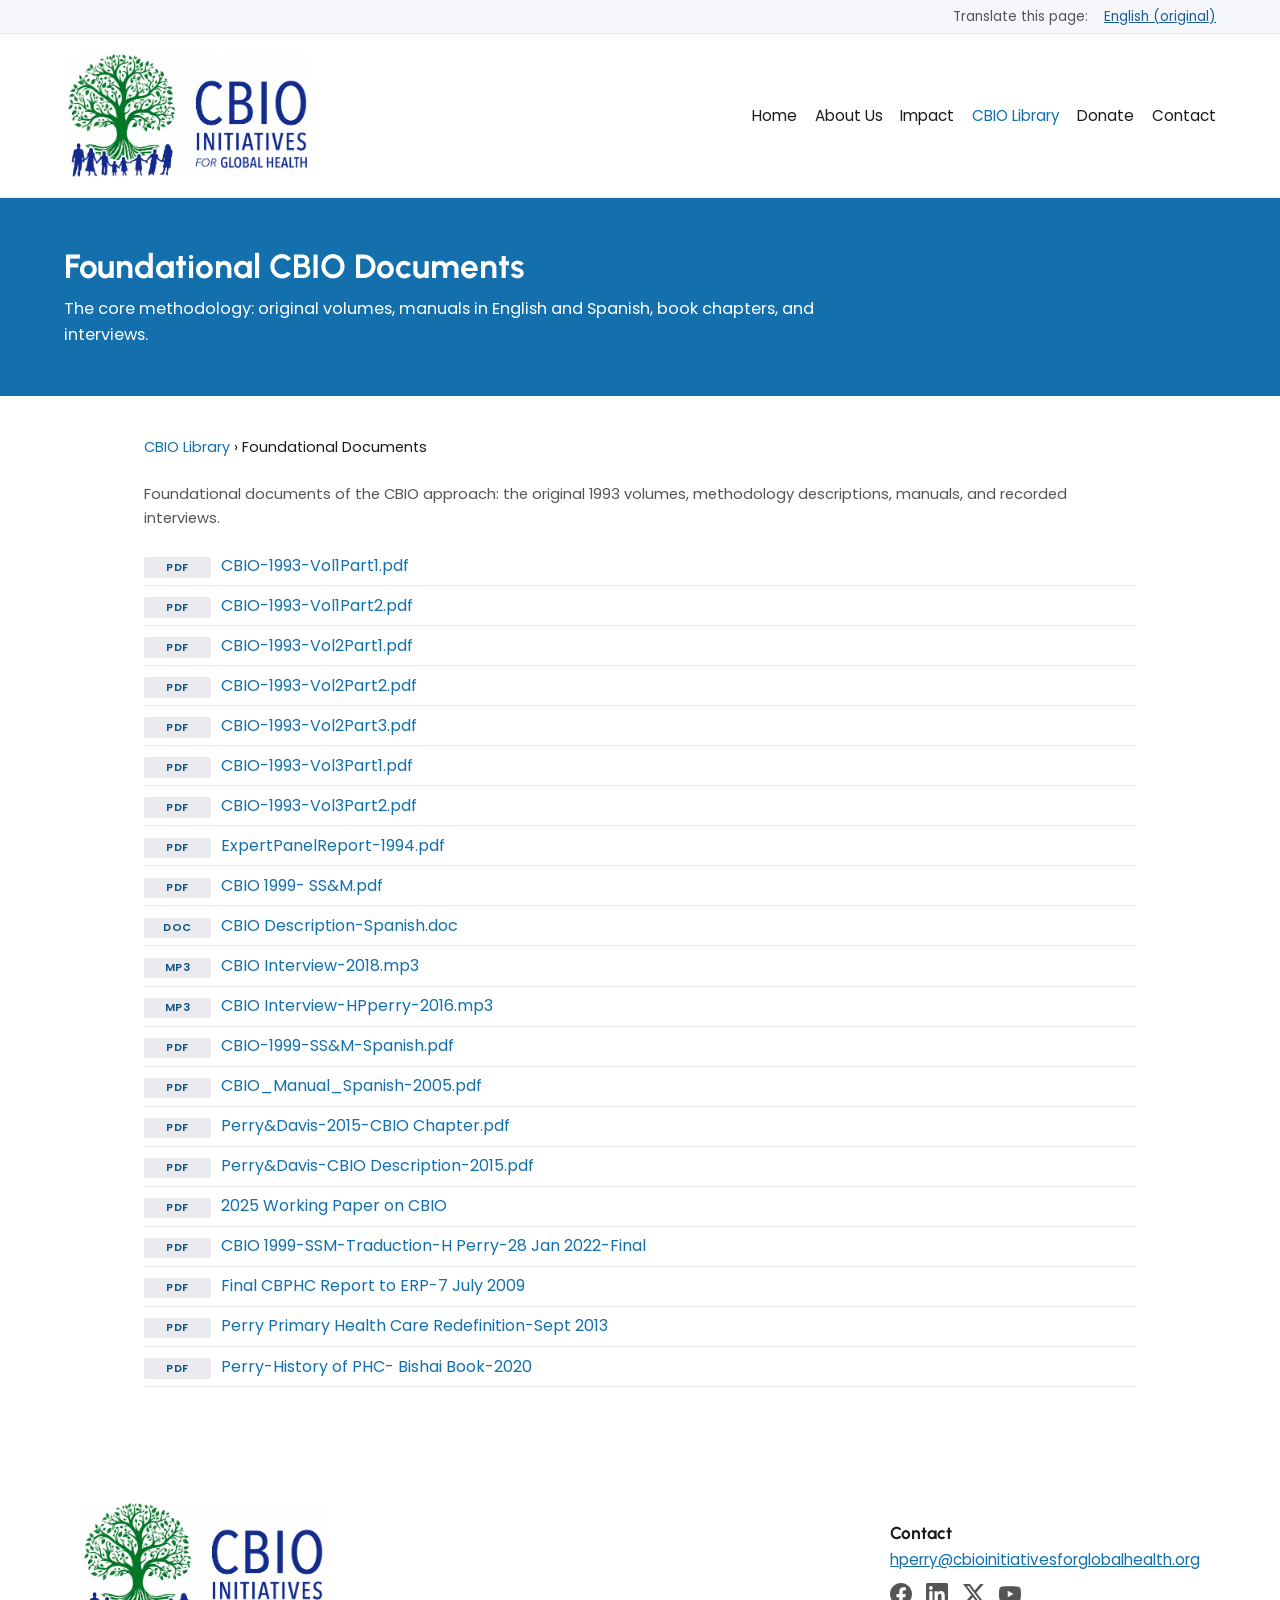
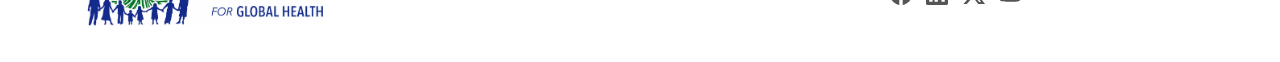
<file: library-foundations.html>
<!DOCTYPE html>
<html lang="en">
<head>
<!-- Google tag (gtag.js) -->
<script async src="https://www.googletagmanager.com/gtag/js?id=G-GVMD0K261C"></script>
<script>
  window.dataLayer = window.dataLayer || [];
  function gtag(){dataLayer.push(arguments);}
  gtag('js', new Date());

  gtag('config', 'G-GVMD0K261C');
</script>
<meta charset="utf-8">
<meta name="viewport" content="width=device-width,initial-scale=1">
<title>Foundational Documents — CBIO Initiatives for Global Health</title>
<link rel="preconnect" href="https://fonts.googleapis.com">
<link href="https://fonts.googleapis.com/css2?family=Poppins:wght@400;600&family=Urbanist:wght@600;700&display=swap" rel="stylesheet">
<link rel="stylesheet" href="css/site.css">
</head>
<body class="library">
<header>
<a class="logo-link" href="index.html"><img src="images/cbio-igh-logo-sq.webp" alt="CBIO Initiatives for Global Health" class="logo"></a>
<nav><a href="index.html">Home</a><a href="about-us.html">About Us</a><a href="impact.html">Impact</a><a href="library.html" class=current>CBIO Library</a><a href="donate.html">Donate</a><a href="contact.html">Contact</a></nav>
</header>
<div class="band"><h1>Foundational CBIO Documents</h1><p>The core methodology: original volumes, manuals in English and Spanish, book chapters, and interviews.</p></div>
<main>
<p class="crumb"><a href="library.html">CBIO Library</a> › Foundational Documents</p>
<p class="note">Foundational documents of the CBIO approach: the original 1993 volumes, methodology descriptions, manuals, and recorded interviews.</p><ul class="docs">
<li><span class="badge">PDF</span><a href="https://drive.google.com/file/d/1DV-aK3t_KINZuWVfynPyIgv9XcFPpQxS/view?usp=sharing" target="_blank" rel="noopener">CBIO-1993-Vol1Part1.pdf</a></li>
<li><span class="badge">PDF</span><a href="https://drive.google.com/file/d/1KVSbhIdkkkYg6WgNGURXFatHLTFyUaC4/view?usp=sharing" target="_blank" rel="noopener">CBIO-1993-Vol1Part2.pdf</a></li>
<li><span class="badge">PDF</span><a href="https://drive.google.com/file/d/155j4Z3mYrnukhG2JqY8gEFmf5OxRlBNy/view?usp=sharing" target="_blank" rel="noopener">CBIO-1993-Vol2Part1.pdf</a></li>
<li><span class="badge">PDF</span><a href="https://drive.google.com/file/d/10OQs_NAe7r2hUp5xZA9t53g2mUP96nI5/view?usp=sharing" target="_blank" rel="noopener">CBIO-1993-Vol2Part2.pdf</a></li>
<li><span class="badge">PDF</span><a href="https://drive.google.com/file/d/1kVk8rO6XgWOMzhFi6TXgSdKZbcvuKWO8/view?usp=sharing" target="_blank" rel="noopener">CBIO-1993-Vol2Part3.pdf</a></li>
<li><span class="badge">PDF</span><a href="https://drive.google.com/file/d/1JyKHViltiPv36_8Ywr_towDMBDtQTe3X/view?usp=sharing" target="_blank" rel="noopener">CBIO-1993-Vol3Part1.pdf</a></li>
<li><span class="badge">PDF</span><a href="https://drive.google.com/file/d/1n-goZE96M5LnqxjgrCgEw2ITWw2n7fTr/view?usp=sharing" target="_blank" rel="noopener">CBIO-1993-Vol3Part2.pdf</a></li>
<li><span class="badge">PDF</span><a href="https://drive.google.com/file/d/1IFvpPGmYqv91D7XAq_nQB781RsMJKdef/view?usp=sharing" target="_blank" rel="noopener">ExpertPanelReport-1994.pdf</a></li>
<li><span class="badge">PDF</span><a href="https://drive.google.com/file/d/1a3U-xoVKt2Wj7JOaEThOx3td6C9ReaOJ/view?usp=sharing" target="_blank" rel="noopener">CBIO 1999- SS&amp;M.pdf</a></li>
<li><span class="badge">DOC</span><a href="https://docs.google.com/document/d/17ZlMJ82X3PY3Xrr-jL22fC9Mq7vmbrXl/edit?usp=sharing&amp;ouid=106054561134628880184&amp;rtpof=true&amp;sd=true" target="_blank" rel="noopener">CBIO Description-Spanish.doc</a></li>
<li><span class="badge">MP3</span><a href="https://drive.google.com/file/d/1M1VYe8xTBS0XeTxlmRb4LyBSGMzk9iR2/view?usp=sharing" target="_blank" rel="noopener">CBIO Interview-2018.mp3</a></li>
<li><span class="badge">MP3</span><a href="https://drive.google.com/file/d/1WKdggVrMq4DmW1ULvr4D1Z8qG0D9h_M_/view?usp=sharing" target="_blank" rel="noopener">CBIO Interview-HPperry-2016.mp3</a></li>
<li><span class="badge">PDF</span><a href="https://drive.google.com/file/d/1jAWaJUIiUQ-3Nt05HzplljdfBmLF9KoA/view?usp=sharing" target="_blank" rel="noopener">CBIO-1999-SS&amp;M-Spanish.pdf</a></li>
<li><span class="badge">PDF</span><a href="https://drive.google.com/file/d/18tpZRq8hg-3C78vzRaBBeuSVB4ppt7um/view?usp=sharing" target="_blank" rel="noopener">CBIO_Manual_Spanish-2005.pdf</a></li>
<li><span class="badge">PDF</span><a href="https://drive.google.com/file/d/1w5auXGCSM5-MA-EaI7qs6R3WqTQRk7Ke/view?usp=sharing" target="_blank" rel="noopener">Perry&amp;Davis-2015-CBIO Chapter.pdf</a></li>
<li><span class="badge">PDF</span><a href="https://drive.google.com/file/d/1eqG-EPyHCX8o-Voi84z4MMIb5Bdozaqw/view?usp=sharing" target="_blank" rel="noopener">Perry&amp;Davis-CBIO Description-2015.pdf</a></li>
<li><span class="badge">PDF</span><a href="https://drive.google.com/file/d/1pqALfFeiGCDEsGXBFaex07_LBU4Q7Tql/view?usp=sharing" target="_blank" rel="noopener">2025 Working Paper on CBIO</a></li>
<li><span class="badge">PDF</span><a href="https://drive.google.com/file/d/1vMCf2us9XXRTLz2j6h0CDMCjL_y2y6XB/view?usp=sharing" target="_blank" rel="noopener">CBIO 1999-SSM-Traduction-H Perry-28 Jan 2022-Final</a></li>
<li><span class="badge">PDF</span><a href="https://drive.google.com/file/d/1Bf2h70jR4yUIeLM00nNX0RzuIbWH8dQW/view?usp=sharing" target="_blank" rel="noopener">Final CBPHC Report to ERP-7 July 2009</a></li>
<li><span class="badge">PDF</span><a href="https://drive.google.com/file/d/1if_2UpDkahjv152DQ-RVwJ3DZRaEkmpb/view?usp=sharing" target="_blank" rel="noopener">Perry Primary Health Care Redefinition-Sept 2013</a></li>
<li><span class="badge">PDF</span><a href="https://drive.google.com/file/d/148ioRx2nOI2dvuCk8A0jq1v_mW-id-Ph/view?usp=sharing" target="_blank" rel="noopener">Perry-History of PHC- Bishai Book-2020</a></li>
</ul>
</main>
<footer>
<div class="foot-wrap">
<img src="images/cbio-igh-logo-sq.webp" alt="CBIO Initiatives for Global Health" class="foot-logo">
<div class="foot-contact">
<h4>Contact</h4>
<p><a href="mailto:hperry@cbioinitiativesforglobalhealth.org">hperry@cbioinitiativesforglobalhealth.org</a></p>
<div class="foot-social">
<a href="https://www.facebook.com/CBIOINITIATIVES" target="_blank" rel="noopener" aria-label="Facebook" title="Facebook"><svg viewBox="0 0 24 24" xmlns="http://www.w3.org/2000/svg"><path d="M24 12.073c0-6.627-5.373-12-12-12s-12 5.373-12 12c0 5.99 4.388 10.954 10.125 11.854v-8.385H7.078v-3.47h3.047V9.43c0-3.007 1.792-4.669 4.533-4.669 1.312 0 2.686.235 2.686.235v2.953H15.83c-1.491 0-1.956.925-1.956 1.874v2.25h3.328l-.532 3.47h-2.796v8.385C19.612 23.027 24 18.062 24 12.073z"/></svg></a>
<a href="https://www.linkedin.com/company/cbio-initiatives-for-global-health/" target="_blank" rel="noopener" aria-label="LinkedIn" title="LinkedIn"><svg viewBox="0 0 24 24" xmlns="http://www.w3.org/2000/svg"><path d="M20.447 20.452h-3.554v-5.569c0-1.328-.027-3.037-1.852-3.037-1.853 0-2.136 1.445-2.136 2.939v5.667H9.351V9h3.414v1.561h.046c.477-.9 1.637-1.85 3.37-1.85 3.601 0 4.267 2.37 4.267 5.455v6.286zM5.337 7.433c-1.144 0-2.063-.926-2.063-2.065 0-1.138.92-2.063 2.063-2.063 1.14 0 2.064.925 2.064 2.063 0 1.139-.925 2.065-2.064 2.065zm1.782 13.019H3.555V9h3.564v11.452zM22.225 0H1.771C.792 0 0 .774 0 1.729v20.542C0 23.227.792 24 1.771 24h20.451C23.2 24 24 23.227 24 22.271V1.729C24 .774 23.2 0 22.222 0h.003z"/></svg></a>
<a href="https://x.com/CBIOHealth" target="_blank" rel="noopener" aria-label="X (Twitter)" title="X (Twitter)"><svg viewBox="0 0 24 24" xmlns="http://www.w3.org/2000/svg"><path d="M18.901 1.153h3.68l-8.04 9.19L24 22.846h-7.406l-5.8-7.584-6.638 7.584H.474l8.6-9.83L0 1.154h7.594l5.243 6.932ZM17.61 20.644h2.039L6.486 3.24H4.298Z"/></svg></a>
<a href="https://www.youtube.com/@CBIOInitiativesforGlobalHealth" target="_blank" rel="noopener" aria-label="YouTube" title="YouTube"><svg viewBox="0 0 24 24" xmlns="http://www.w3.org/2000/svg"><path d="M23.498 6.186a3.016 3.016 0 0 0-2.122-2.136C19.505 3.545 12 3.545 12 3.545s-7.505 0-9.377.505A3.017 3.017 0 0 0 .502 6.186C0 8.07 0 12 0 12s0 3.93.502 5.814a3.016 3.016 0 0 0 2.122 2.136c1.871.505 9.376.505 9.376.505s7.505 0 9.377-.505a3.015 3.015 0 0 0 2.122-2.136C24 15.93 24 12 24 12s0-3.93-.502-5.814zM9.545 15.568V8.432L15.818 12l-6.273 3.568z"/></svg></a>
</div>
</div>
</div>
</footer>
<script src="js/translate.js" defer></script>
</body>
</html>
</file>
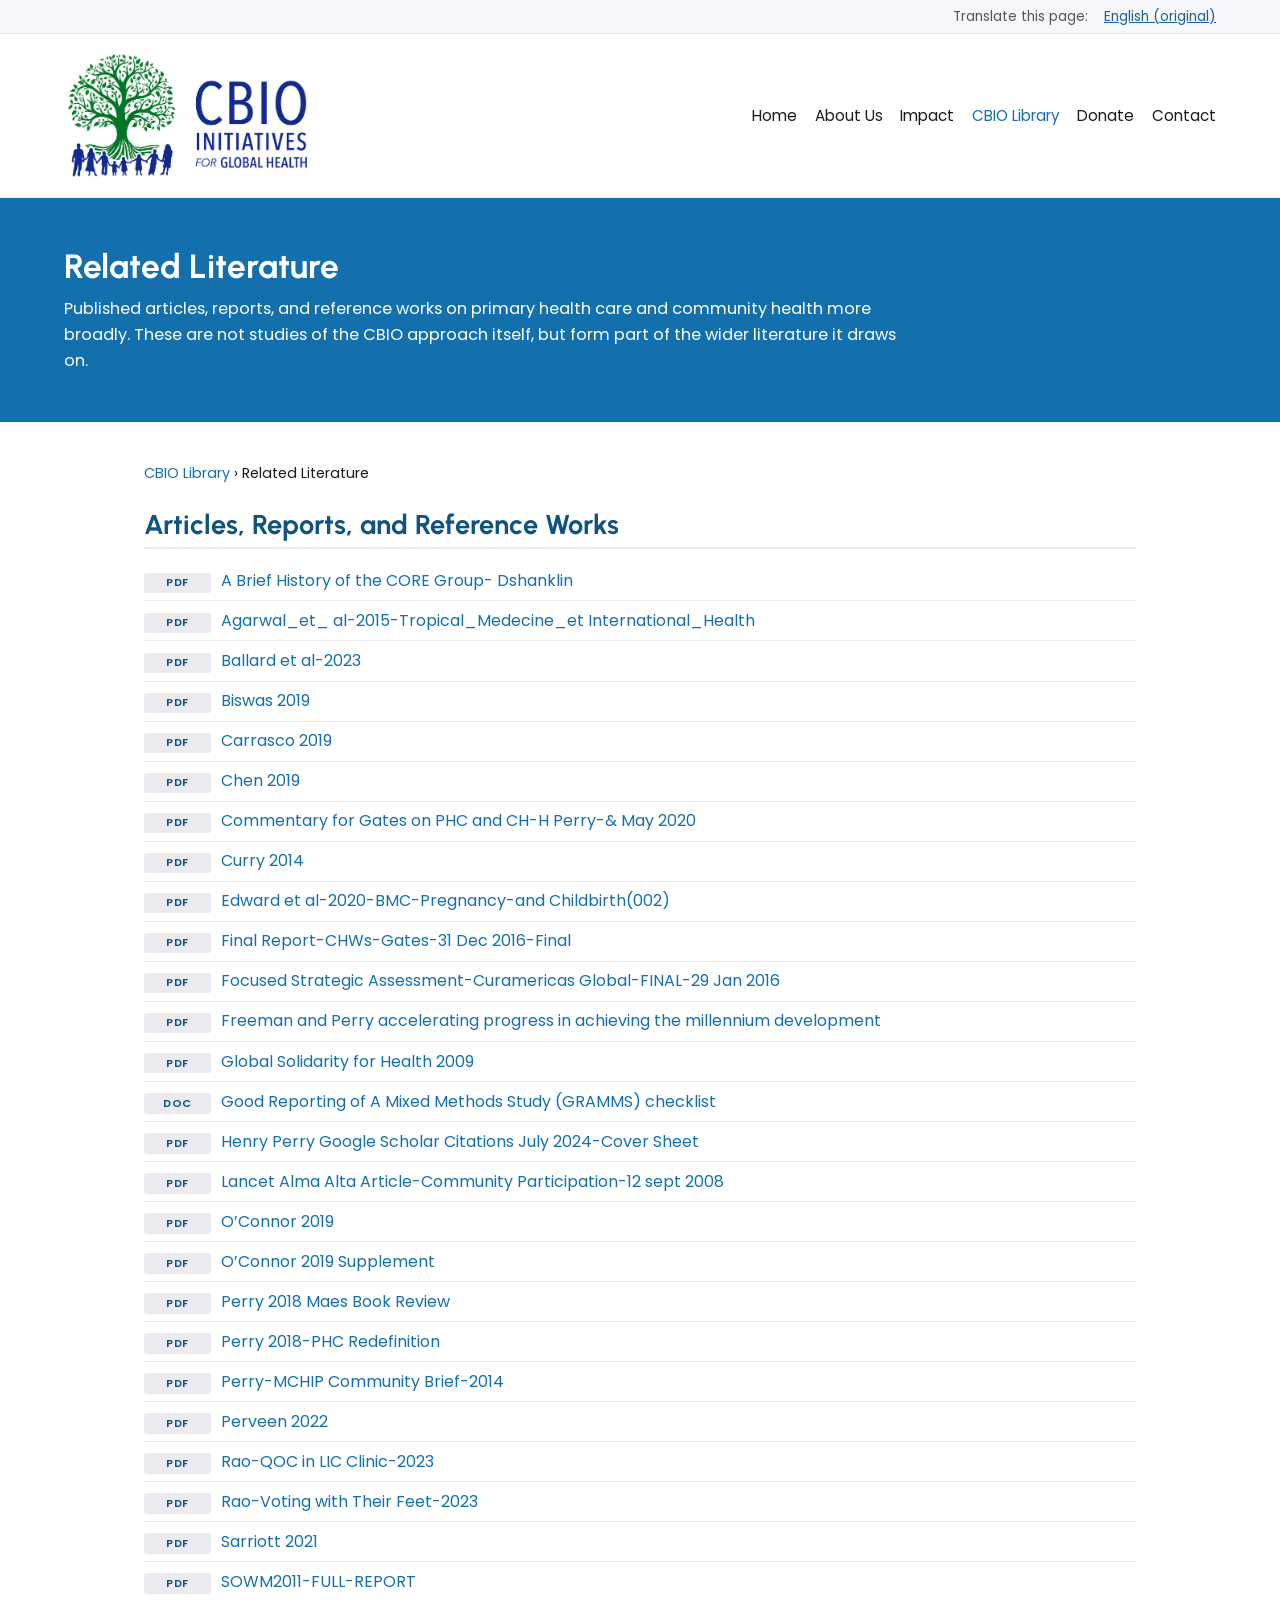
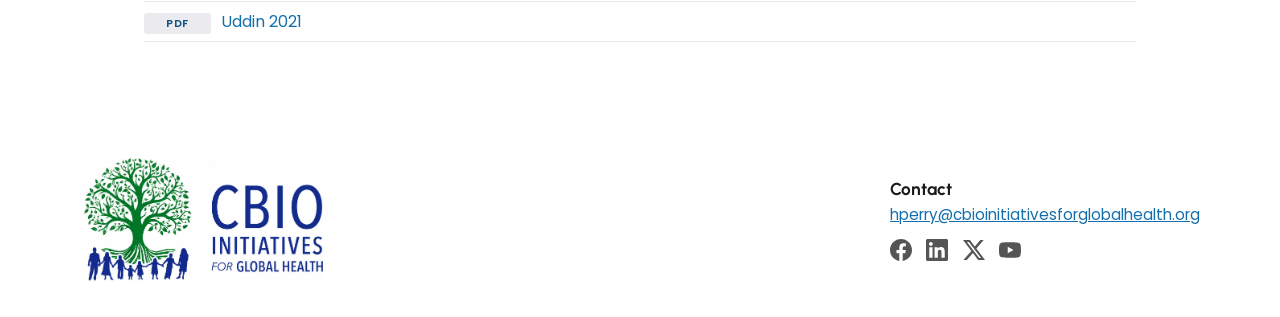
<file: library-related-literature.html>
<!DOCTYPE html>
<html lang="en">
<head>
<!-- Google tag (gtag.js) -->
<script async src="https://www.googletagmanager.com/gtag/js?id=G-GVMD0K261C"></script>
<script>
  window.dataLayer = window.dataLayer || [];
  function gtag(){dataLayer.push(arguments);}
  gtag('js', new Date());

  gtag('config', 'G-GVMD0K261C');
</script>
<meta charset="utf-8">
<meta name="viewport" content="width=device-width,initial-scale=1">
<title>Related Literature — CBIO Initiatives for Global Health</title>
<link rel="preconnect" href="https://fonts.googleapis.com">
<link href="https://fonts.googleapis.com/css2?family=Poppins:wght@400;600&family=Urbanist:wght@600;700&display=swap" rel="stylesheet">
<link rel="stylesheet" href="css/site.css">
</head>
<body class="library">
<header>
<a class="logo-link" href="index.html"><img src="images/cbio-igh-logo-sq.webp" alt="CBIO Initiatives for Global Health" class="logo"></a>
<nav><a href="index.html">Home</a><a href="about-us.html">About Us</a><a href="impact.html">Impact</a><a href="library.html" class=current>CBIO Library</a><a href="donate.html">Donate</a><a href="contact.html">Contact</a></nav>
</header>
<div class="band"><h1>Related Literature</h1><p>Published articles, reports, and reference works on primary health care and community health more broadly. These are not studies of the CBIO approach itself, but form part of the wider literature it draws on.</p></div>
<main>
<p class="crumb"><a href="library.html">CBIO Library</a> › Related Literature</p>
<h2 style="margin-top:0">Articles, Reports, and Reference Works</h2>
<ul class="docs">
<li><span class="badge">PDF</span><a href="https://drive.google.com/file/d/1QIzCP7t9J-yWJGp7JkwZ5iY4d2HXsIuN/view?usp=sharing" target="_blank" rel="noopener">A Brief History of the CORE Group- Dshanklin</a></li>
<li><span class="badge">PDF</span><a href="https://drive.google.com/file/d/1is0HQA21XhyU3XeUAZnYnNKLXpzy998r/view?usp=sharing" target="_blank" rel="noopener">Agarwal_et_ al-2015-Tropical_Medecine_et International_Health</a></li>
<li><span class="badge">PDF</span><a href="https://drive.google.com/file/d/1779IXSOHfWDa5Zyd-vyRZWLUTz5MiXWC/view?usp=sharing" target="_blank" rel="noopener">Ballard et al-2023</a></li>
<li><span class="badge">PDF</span><a href="https://drive.google.com/file/d/1nXxaoScifPKeNfEObfm2l2dKnILP_MoK/view?usp=sharing" target="_blank" rel="noopener">Biswas 2019</a></li>
<li><span class="badge">PDF</span><a href="https://drive.google.com/file/d/1cvDfExYePwU1yqgN-FjnMyOWjhmE7gB2/view?usp=sharing" target="_blank" rel="noopener">Carrasco 2019</a></li>
<li><span class="badge">PDF</span><a href="https://drive.google.com/file/d/1Nv46vKIlqni2Mesd5oMCFMmqL1wviKzp/view?usp=sharing" target="_blank" rel="noopener">Chen 2019</a></li>
<li><span class="badge">PDF</span><a href="https://drive.google.com/file/d/1x6pFVi1H2fhZ1SGQdQotG01cWyhs9ge1/view?usp=sharing" target="_blank" rel="noopener">Commentary for Gates on PHC and CH-H Perry-& May 2020</a></li>
<li><span class="badge">PDF</span><a href="https://drive.google.com/file/d/1pjrllkFzVikf3D68UXw6VTgL3pAqjd7S/view?usp=sharing" target="_blank" rel="noopener">Curry 2014</a></li>
<li><span class="badge">PDF</span><a href="https://drive.google.com/file/d/1AmrFR0Ir7lRYCAwBg8hbTEblHm9hiNKS/view?usp=sharing" target="_blank" rel="noopener">Edward et al-2020-BMC-Pregnancy-and Childbirth(002)</a></li>
<li><span class="badge">PDF</span><a href="https://drive.google.com/file/d/15AWI7k_ZtUOz1d9qRTZlIYxz_GQQ3IuH/view?usp=sharing" target="_blank" rel="noopener">Final Report-CHWs-Gates-31 Dec 2016-Final</a></li>
<li><span class="badge">PDF</span><a href="https://drive.google.com/file/d/10Ca9iwnOH6AENen0iMRzqrUwk7gQsMdI/view?usp=sharing" target="_blank" rel="noopener">Focused Strategic Assessment-Curamericas Global-FINAL-29 Jan 2016</a></li>
<li><span class="badge">PDF</span><a href="https://drive.google.com/file/d/1oVgqyVmgnwSrg-TD49BG9ay9lSS13PpE/view?usp=sharing" target="_blank" rel="noopener">Freeman and Perry accelerating progress in achieving the millennium development</a></li>
<li><span class="badge">PDF</span><a href="https://drive.google.com/file/d/10y8pLGo8Nw1YDTMQQRNwZ9PGy9342xk9/view?usp=sharing" target="_blank" rel="noopener">Global Solidarity for Health 2009</a></li>
<li><span class="badge">DOC</span><a href="https://docs.google.com/document/d/1dpKsqGWd30nMbWab6B09RQKL2fslstUQ/edit?usp=sharing&amp;ouid=106054561134628880184&amp;rtpof=true&amp;sd=true" target="_blank" rel="noopener">Good Reporting of A Mixed Methods Study (GRAMMS) checklist</a></li>
<li><span class="badge">PDF</span><a href="https://drive.google.com/file/d/1ICLUR8h24G2xe-EFgnxeGey_0t5Owp6X/view?usp=sharing" target="_blank" rel="noopener">Henry Perry Google Scholar Citations July 2024-Cover Sheet</a></li>
<li><span class="badge">PDF</span><a href="https://drive.google.com/file/d/1Bn7UtK4m3PNp15PyK5CD6sfw2YKvgRu-/view?usp=sharing" target="_blank" rel="noopener">Lancet Alma Alta Article-Community Participation-12 sept 2008</a></li>
<li><span class="badge">PDF</span><a href="https://drive.google.com/file/d/1bvrQC3LNnQNyWa7H1An_9PkgHlEHOXvq/view?usp=sharing" target="_blank" rel="noopener">O’Connor 2019</a></li>
<li><span class="badge">PDF</span><a href="https://drive.google.com/file/d/11ajK0LXtR7asun4zWe_5FWd_zLKkd6yu/view?usp=sharing" target="_blank" rel="noopener">O’Connor 2019 Supplement</a></li>
<li><span class="badge">PDF</span><a href="https://drive.google.com/file/d/1Bsrs1eG6-pSrbK7uRqLN7W0qfS6TvJi7/view?usp=sharing" target="_blank" rel="noopener">Perry 2018 Maes Book Review</a></li>
<li><span class="badge">PDF</span><a href="https://drive.google.com/file/d/1Dh3rJV9LMXJOgqKPMQ95fQ5LdJ-INlhW/view?usp=sharing" target="_blank" rel="noopener">Perry 2018-PHC Redefinition</a></li>
<li><span class="badge">PDF</span><a href="https://drive.google.com/file/d/1cR8gydB5pKlVKHs-73qLNYKFgooNx9Aa/view?usp=sharing" target="_blank" rel="noopener">Perry-MCHIP Community Brief-2014</a></li>
<li><span class="badge">PDF</span><a href="https://drive.google.com/file/d/17wdMOaIlJ_-3Ze4DGbdms4LAC2rkzsjU/view?usp=sharing" target="_blank" rel="noopener">Perveen 2022</a></li>
<li><span class="badge">PDF</span><a href="https://drive.google.com/file/d/1KsHYF9C-1JzHxNfXroRfvSOtrZfTdRX-/view?usp=sharing" target="_blank" rel="noopener">Rao-QOC in LIC Clinic-2023</a></li>
<li><span class="badge">PDF</span><a href="https://drive.google.com/file/d/1OSP_ek_6I4guepZFzCGqecu1dUZzGfjp/view?usp=sharing" target="_blank" rel="noopener">Rao-Voting with Their Feet-2023</a></li>
<li><span class="badge">PDF</span><a href="https://drive.google.com/file/d/1JWFotfndnVpxthqvxVdbyyd9gQ0Ngiz5/view?usp=sharing" target="_blank" rel="noopener">Sarriott 2021</a></li>
<li><span class="badge">PDF</span><a href="https://drive.google.com/file/d/1c7SwKtcjy57ZaSJOK_uUFq6CRxm52Vwu/view?usp=sharing" target="_blank" rel="noopener">SOWM2011-FULL-REPORT</a></li>
<li><span class="badge">PDF</span><a href="https://drive.google.com/file/d/123KoFgtge4gWz1WT_LINkMfLvXAOlx2P/view?usp=sharing" target="_blank" rel="noopener">Uddin 2021</a></li>
</ul>
</main>
<footer>
<div class="foot-wrap">
<img src="images/cbio-igh-logo-sq.webp" alt="CBIO Initiatives for Global Health" class="foot-logo">
<div class="foot-contact">
<h4>Contact</h4>
<p><a href="mailto:hperry@cbioinitiativesforglobalhealth.org">hperry@cbioinitiativesforglobalhealth.org</a></p>
<div class="foot-social">
<a href="https://www.facebook.com/CBIOINITIATIVES" target="_blank" rel="noopener" aria-label="Facebook" title="Facebook"><svg viewBox="0 0 24 24" xmlns="http://www.w3.org/2000/svg"><path d="M24 12.073c0-6.627-5.373-12-12-12s-12 5.373-12 12c0 5.99 4.388 10.954 10.125 11.854v-8.385H7.078v-3.47h3.047V9.43c0-3.007 1.792-4.669 4.533-4.669 1.312 0 2.686.235 2.686.235v2.953H15.83c-1.491 0-1.956.925-1.956 1.874v2.25h3.328l-.532 3.47h-2.796v8.385C19.612 23.027 24 18.062 24 12.073z"/></svg></a>
<a href="https://www.linkedin.com/company/cbio-initiatives-for-global-health/" target="_blank" rel="noopener" aria-label="LinkedIn" title="LinkedIn"><svg viewBox="0 0 24 24" xmlns="http://www.w3.org/2000/svg"><path d="M20.447 20.452h-3.554v-5.569c0-1.328-.027-3.037-1.852-3.037-1.853 0-2.136 1.445-2.136 2.939v5.667H9.351V9h3.414v1.561h.046c.477-.9 1.637-1.85 3.37-1.85 3.601 0 4.267 2.37 4.267 5.455v6.286zM5.337 7.433c-1.144 0-2.063-.926-2.063-2.065 0-1.138.92-2.063 2.063-2.063 1.14 0 2.064.925 2.064 2.063 0 1.139-.925 2.065-2.064 2.065zm1.782 13.019H3.555V9h3.564v11.452zM22.225 0H1.771C.792 0 0 .774 0 1.729v20.542C0 23.227.792 24 1.771 24h20.451C23.2 24 24 23.227 24 22.271V1.729C24 .774 23.2 0 22.222 0h.003z"/></svg></a>
<a href="https://x.com/CBIOHealth" target="_blank" rel="noopener" aria-label="X (Twitter)" title="X (Twitter)"><svg viewBox="0 0 24 24" xmlns="http://www.w3.org/2000/svg"><path d="M18.901 1.153h3.68l-8.04 9.19L24 22.846h-7.406l-5.8-7.584-6.638 7.584H.474l8.6-9.83L0 1.154h7.594l5.243 6.932ZM17.61 20.644h2.039L6.486 3.24H4.298Z"/></svg></a>
<a href="https://www.youtube.com/@CBIOInitiativesforGlobalHealth" target="_blank" rel="noopener" aria-label="YouTube" title="YouTube"><svg viewBox="0 0 24 24" xmlns="http://www.w3.org/2000/svg"><path d="M23.498 6.186a3.016 3.016 0 0 0-2.122-2.136C19.505 3.545 12 3.545 12 3.545s-7.505 0-9.377.505A3.017 3.017 0 0 0 .502 6.186C0 8.07 0 12 0 12s0 3.93.502 5.814a3.016 3.016 0 0 0 2.122 2.136c1.871.505 9.376.505 9.376.505s7.505 0 9.377-.505a3.015 3.015 0 0 0 2.122-2.136C24 15.93 24 12 24 12s0-3.93-.502-5.814zM9.545 15.568V8.432L15.818 12l-6.273 3.568z"/></svg></a>
</div>
</div>
</div>
</footer>
<script src="js/translate.js" defer></script>
</body>
</html>
</file>
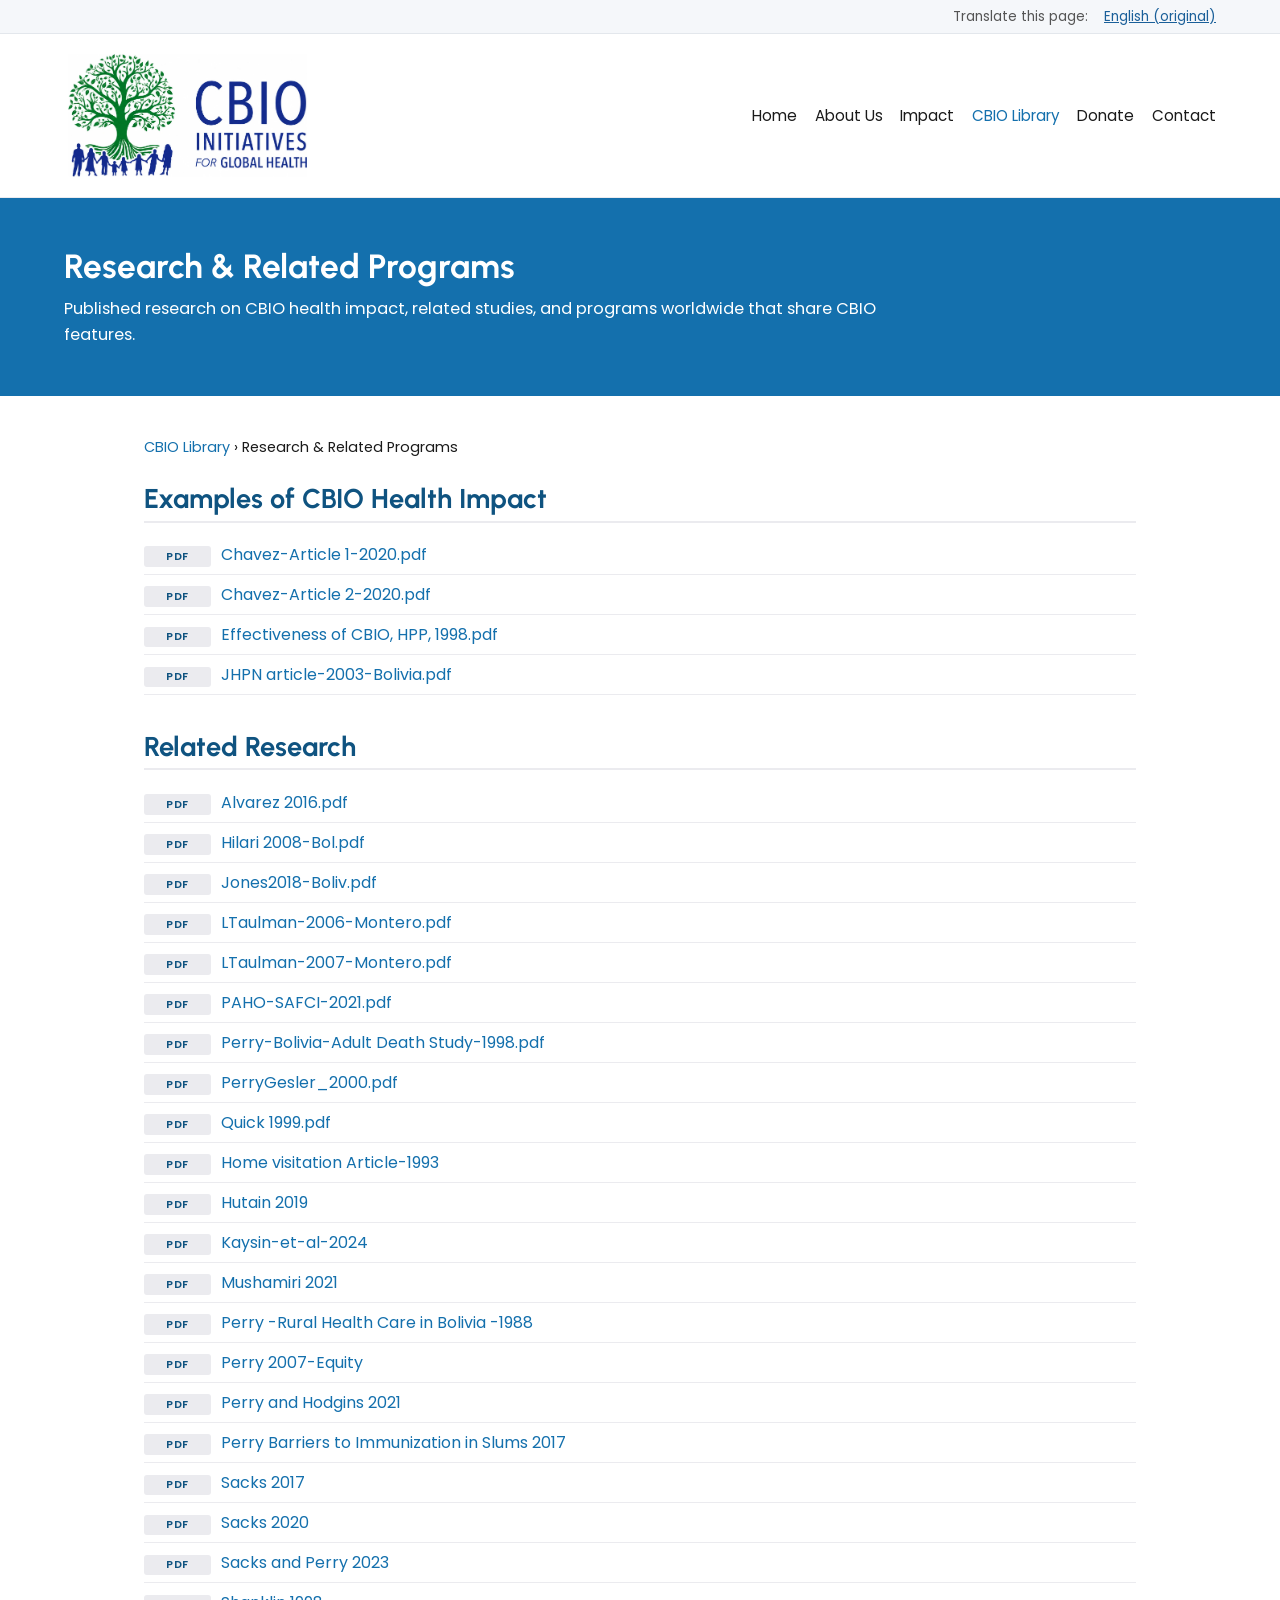
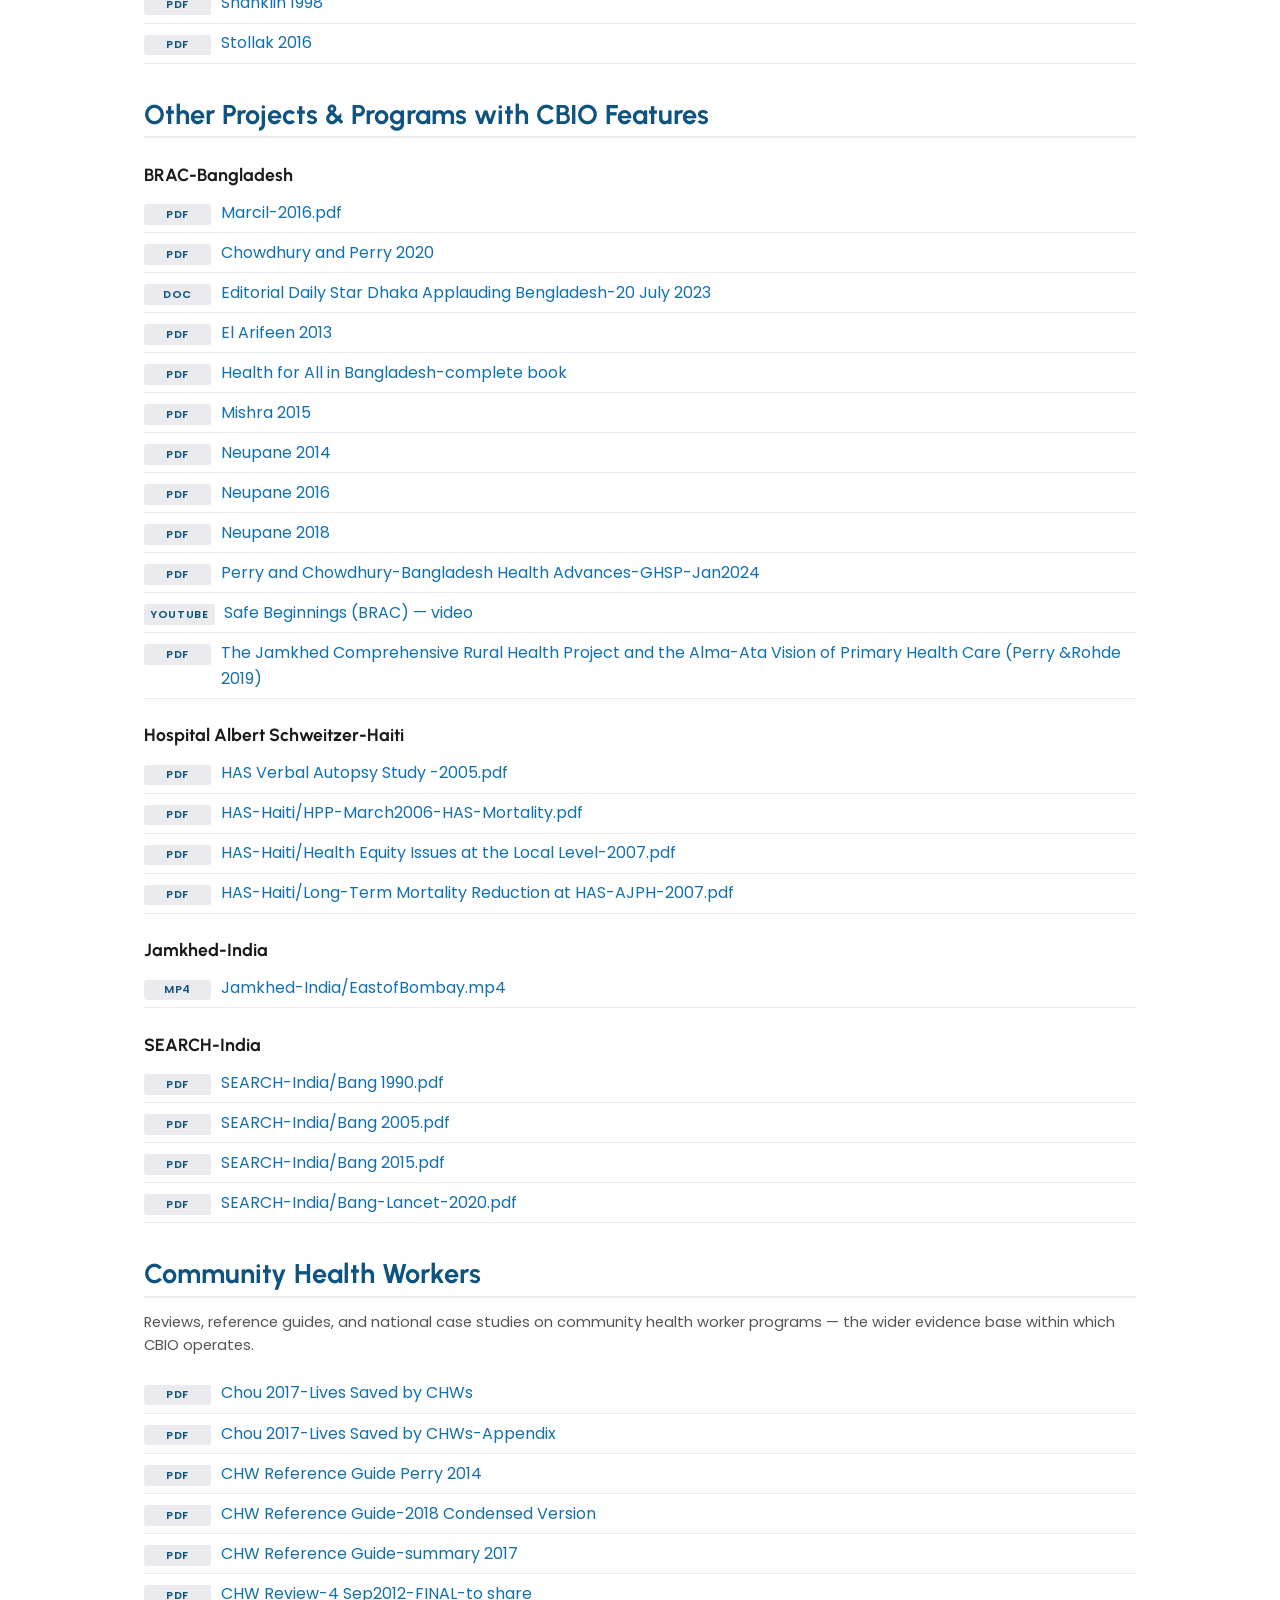
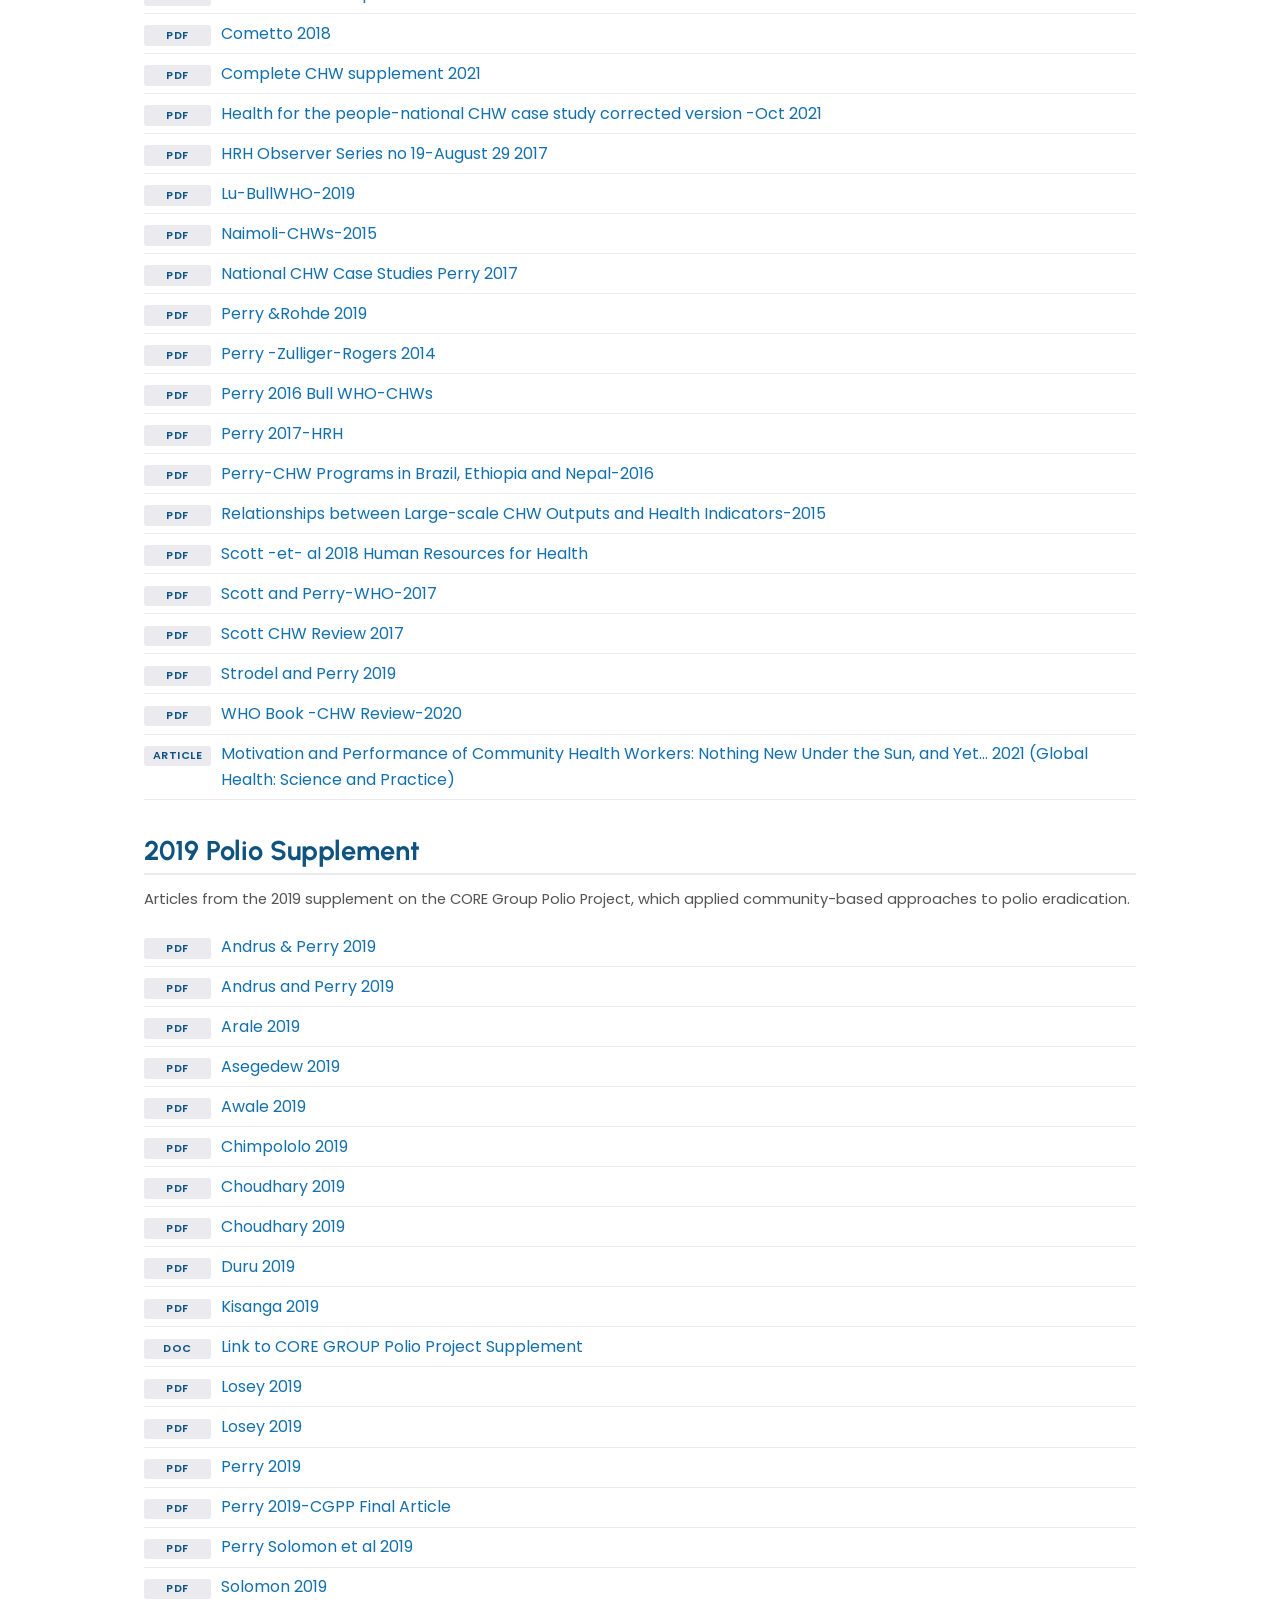
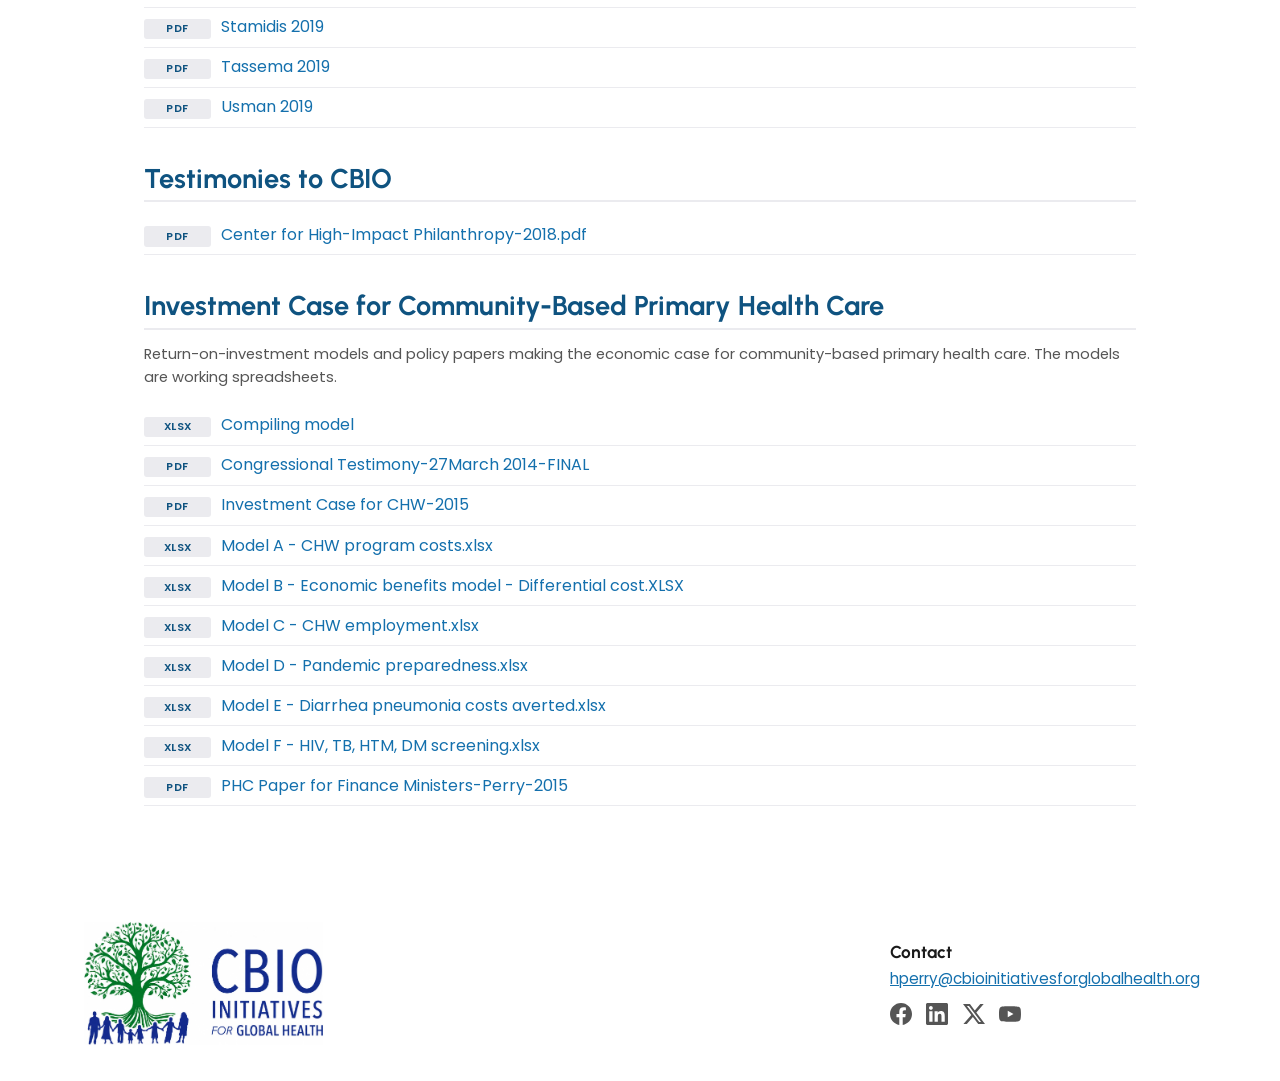
<file: library-research.html>
<!DOCTYPE html>
<html lang="en">
<head>
<!-- Google tag (gtag.js) -->
<script async src="https://www.googletagmanager.com/gtag/js?id=G-GVMD0K261C"></script>
<script>
  window.dataLayer = window.dataLayer || [];
  function gtag(){dataLayer.push(arguments);}
  gtag('js', new Date());

  gtag('config', 'G-GVMD0K261C');
</script>
<meta charset="utf-8">
<meta name="viewport" content="width=device-width,initial-scale=1">
<title>Research &amp; Related Programs — CBIO Initiatives for Global Health</title>
<link rel="preconnect" href="https://fonts.googleapis.com">
<link href="https://fonts.googleapis.com/css2?family=Poppins:wght@400;600&family=Urbanist:wght@600;700&display=swap" rel="stylesheet">
<link rel="stylesheet" href="css/site.css">
</head>
<body class="library">
<header>
<a class="logo-link" href="index.html"><img src="images/cbio-igh-logo-sq.webp" alt="CBIO Initiatives for Global Health" class="logo"></a>
<nav><a href="index.html">Home</a><a href="about-us.html">About Us</a><a href="impact.html">Impact</a><a href="library.html" class=current>CBIO Library</a><a href="donate.html">Donate</a><a href="contact.html">Contact</a></nav>
</header>
<div class="band"><h1>Research &amp; Related Programs</h1><p>Published research on CBIO health impact, related studies, and programs worldwide that share CBIO features.</p></div>
<main>
<p class="crumb"><a href="library.html">CBIO Library</a> › Research &amp; Related Programs</p>
<h2>Examples of CBIO Health Impact</h2><ul class="docs">
<li><span class="badge">PDF</span><a href="https://drive.google.com/file/d/1MOjEkfsmuBFvZ5lEemvggfuj4l7YjEZX/view?usp=sharing" target="_blank" rel="noopener">Chavez-Article 1-2020.pdf</a></li>
<li><span class="badge">PDF</span><a href="https://drive.google.com/file/d/1NE1dMb7KkDuCdACmVxGJy9hnID89GjrA/view?usp=sharing" target="_blank" rel="noopener">Chavez-Article 2-2020.pdf</a></li>
<li><span class="badge">PDF</span><a href="https://drive.google.com/file/d/1HE7KjZaca-ie0D5_k3cXdrubjQtxzePP/view?usp=sharing" target="_blank" rel="noopener">Effectiveness of CBIO, HPP, 1998.pdf</a></li>
<li><span class="badge">PDF</span><a href="https://drive.google.com/file/d/1RYvsERV0TbLbcLw5ctKdEx0EB_NS-YJ6/view?usp=sharing" target="_blank" rel="noopener">JHPN article-2003-Bolivia.pdf</a></li>
</ul><h2>Related Research</h2><ul class="docs">
<li><span class="badge">PDF</span><a href="https://drive.google.com/file/d/1dGI5npWDXbmHuneS3kLiEWs6mxKmi-5W/view?usp=sharing" target="_blank" rel="noopener">Alvarez 2016.pdf</a></li>
<li><span class="badge">PDF</span><a href="https://drive.google.com/file/d/1o7KoB5g7xf56H28n_sqU8KklIMzgyElJ/view?usp=sharing" target="_blank" rel="noopener">Hilari 2008-Bol.pdf</a></li>
<li><span class="badge">PDF</span><a href="https://drive.google.com/file/d/1T15VF0M3oPUQK5e6MoO9IeluGekpxDq3/view?usp=sharing" target="_blank" rel="noopener">Jones2018-Boliv.pdf</a></li>
<li><span class="badge">PDF</span><a href="https://drive.google.com/file/d/1RaQzcbe1QSDuO2M3fDUJSE61KFb0MUz4/view?usp=sharing" target="_blank" rel="noopener">LTaulman-2006-Montero.pdf</a></li>
<li><span class="badge">PDF</span><a href="https://drive.google.com/file/d/1mxvmSGvvCfaIdTdD-kBO0HCq5K8reP6M/view?usp=sharing" target="_blank" rel="noopener">LTaulman-2007-Montero.pdf</a></li>
<li><span class="badge">PDF</span><a href="https://drive.google.com/file/d/12bDIb1_yhlCAgaxiRKNoy0xCNwqhRfw2/view?usp=sharing" target="_blank" rel="noopener">PAHO-SAFCI-2021.pdf</a></li>
<li><span class="badge">PDF</span><a href="https://drive.google.com/file/d/1N8PdxOV_EDyvc1GA-oWKVl_q2Wpp_Jw8/view?usp=sharing" target="_blank" rel="noopener">Perry-Bolivia-Adult Death Study-1998.pdf</a></li>
<li><span class="badge">PDF</span><a href="https://drive.google.com/file/d/1VrNe6JmLslXARrXVyioEUtJbOMt9aVSO/view?usp=sharing" target="_blank" rel="noopener">PerryGesler_2000.pdf</a></li>
<li><span class="badge">PDF</span><a href="https://drive.google.com/file/d/1ewh3bkap5ZHuZkT8RIWKL4Yzv4pQzSBO/view?usp=sharing" target="_blank" rel="noopener">Quick 1999.pdf</a></li>

<li><span class="badge">PDF</span><a href="https://drive.google.com/file/d/1Q5d9jmIacW_piUw8o-qD8_Z2lUghQf6q/view?usp=sharing" target="_blank" rel="noopener">Home visitation Article-1993</a></li>
<li><span class="badge">PDF</span><a href="https://drive.google.com/file/d/1dStkjY9Z_qo7kvfK5OjVdeYQ8XcotMC4/view?usp=sharing" target="_blank" rel="noopener">Hutain 2019</a></li>
<li><span class="badge">PDF</span><a href="https://drive.google.com/file/d/1gwWqcffjCCBvf_M2zGyH1qYNnkVElrZB/view?usp=sharing" target="_blank" rel="noopener">Kaysin-et-al-2024</a></li>
<li><span class="badge">PDF</span><a href="https://drive.google.com/file/d/1zy1SAHdC7obg02bb4RVjXD68Glr_M_KH/view?usp=sharing" target="_blank" rel="noopener">Mushamiri 2021</a></li>
<li><span class="badge">PDF</span><a href="https://drive.google.com/file/d/16vWkRkZSmYn5SHL309y2UlN9XLSPJFNB/view?usp=sharing" target="_blank" rel="noopener">Perry -Rural Health Care in Bolivia -1988</a></li>
<li><span class="badge">PDF</span><a href="https://drive.google.com/file/d/15z1lWBSsIicIzffymzSJM8AJC0j5YGqZ/view?usp=sharing" target="_blank" rel="noopener">Perry 2007-Equity</a></li>
<li><span class="badge">PDF</span><a href="https://drive.google.com/file/d/1U53SKSwx2cB-KonpjBZanVKaydSeCDHm/view?usp=sharing" target="_blank" rel="noopener">Perry and Hodgins 2021</a></li>
<li><span class="badge">PDF</span><a href="https://drive.google.com/file/d/1TvJp16UZ118KTPCU6DLdme5fQTXykpek/view?usp=sharing" target="_blank" rel="noopener">Perry Barriers to Immunization in Slums 2017</a></li>
<li><span class="badge">PDF</span><a href="https://drive.google.com/file/d/12h-GFQBlSU-PfZshyq-0S0G_tAnLbYWT/view?usp=sharing" target="_blank" rel="noopener">Sacks 2017</a></li>
<li><span class="badge">PDF</span><a href="https://drive.google.com/file/d/17RaR8KUPQnbk3GiunwDJn1GEh5Yzqx_R/view?usp=sharing" target="_blank" rel="noopener">Sacks 2020</a></li>
<li><span class="badge">PDF</span><a href="https://drive.google.com/file/d/1PMZoWIXMXNzB2N5sm4NJ_1_gDfN_f4ZW/view?usp=sharing" target="_blank" rel="noopener">Sacks and Perry 2023</a></li>
<li><span class="badge">PDF</span><a href="https://drive.google.com/file/d/1DLpqP8jItHIV_dFx0E3_51SVQSo1ywv0/view?usp=sharing" target="_blank" rel="noopener">Shanklin 1998</a></li>
<li><span class="badge">PDF</span><a href="https://drive.google.com/file/d/1l21dMiIrpJoVxdoi75g0UqvDUu-QIO1J/view?usp=sharing" target="_blank" rel="noopener">Stollak 2016</a></li>
</ul><h2>Other Projects &amp; Programs with CBIO Features</h2><h3>BRAC-Bangladesh</h3><ul class="docs">
<li><span class="badge">PDF</span><a href="https://drive.google.com/file/d/1PekYNqWnwisrd1pUKjzwG6Qe7HlXljby/view?usp=sharing" target="_blank" rel="noopener">Marcil-2016.pdf</a></li>

<li><span class="badge">PDF</span><a href="https://drive.google.com/file/d/1PlfcmtRsuud3aJH5U-QzIsr6njbruhrA/view?usp=sharing" target="_blank" rel="noopener">Chowdhury and Perry 2020</a></li>
<li><span class="badge">DOC</span><a href="https://docs.google.com/document/d/1DLfT0NBLpgh25Xd84i81WZvSlfi_3ny1/edit?usp=sharing&amp;ouid=106054561134628880184&amp;rtpof=true&amp;sd=true" target="_blank" rel="noopener">Editorial Daily Star Dhaka Applauding Bengladesh-20 July 2023</a></li>
<li><span class="badge">PDF</span><a href="https://drive.google.com/file/d/10sxWsETZMJbYUH8x1Nl9mLl08gx7r4k1/view?usp=sharing" target="_blank" rel="noopener">El Arifeen 2013</a></li>
<li><span class="badge">PDF</span><a href="https://drive.google.com/file/d/14LHokuVfgFiroHZ9EeEE7Be6gKR8_HIf/view?usp=sharing" target="_blank" rel="noopener">Health for All in Bangladesh-complete book</a></li>
<li><span class="badge">PDF</span><a href="https://drive.google.com/file/d/1GgiaC-Vi7ra1LfE9j2stmjq-W12JorjU/view?usp=sharing" target="_blank" rel="noopener">Mishra 2015</a></li>
<li><span class="badge">PDF</span><a href="https://drive.google.com/file/d/1GG8qPhsMO8hgYsCyX6NKNkWMNHRSuoIG/view?usp=sharing" target="_blank" rel="noopener">Neupane 2014</a></li>
<li><span class="badge">PDF</span><a href="https://drive.google.com/file/d/1X1kjHCLjHuFoGjOnmRuoHEhnhMjSwqKq/view?usp=sharing" target="_blank" rel="noopener">Neupane 2016</a></li>
<li><span class="badge">PDF</span><a href="https://drive.google.com/file/d/1Zh7CFNv0JAAG8H8YLDl020-SZDwyXGu3/view?usp=sharing" target="_blank" rel="noopener">Neupane 2018</a></li>
<li><span class="badge">PDF</span><a href="https://drive.google.com/file/d/1c6oP_Ixy703yMq-w3h-ik97RfNVarXRL/view?usp=sharing" target="_blank" rel="noopener">Perry and Chowdhury-Bangladesh Health Advances-GHSP-Jan2024</a></li>
<li><span class="badge">YOUTUBE</span><a href="https://youtu.be/EjuFJKYYj0o?si=PgiWXi9GPd8WCEz9" target="_blank" rel="noopener">Safe Beginnings (BRAC) — video</a></li>
<li><span class="badge">PDF</span><a href="https://drive.google.com/file/d/17heeHMZozrta2ikYP3bHLKlqIXfm3ipP/view?usp=sharing" target="_blank" rel="noopener">The Jamkhed Comprehensive Rural Health Project and the Alma-Ata Vision of Primary Health Care (Perry &Rohde 2019)</a></li>
</ul><h3>Hospital Albert Schweitzer-Haiti</h3><ul class="docs">
<li><span class="badge">PDF</span><a href="https://drive.google.com/file/d/1zeiBcAOyGbqbQxY3R_b7YGvRle2jbBAX/view?usp=sharing" target="_blank" rel="noopener">HAS Verbal Autopsy Study -2005.pdf</a></li>
<li><span class="badge">PDF</span><a href="https://drive.google.com/file/d/1pwokYlvM9oN4CHIkm7oJyy03ImrrqHOa/view?usp=sharing" target="_blank" rel="noopener">HAS-Haiti/HPP-March2006-HAS-Mortality.pdf</a></li>
<li><span class="badge">PDF</span><a href="https://drive.google.com/file/d/11WakzHidjwsEtMWYcgq9KKYbkW7nC6dS/view?usp=sharing" target="_blank" rel="noopener">HAS-Haiti/Health Equity Issues at the Local Level-2007.pdf</a></li>
<li><span class="badge">PDF</span><a href="https://drive.google.com/file/d/1Z1jSdcMELgACz2Lvak7dY7m0iLAI60ju/view?usp=sharing" target="_blank" rel="noopener">HAS-Haiti/Long-Term Mortality Reduction at HAS-AJPH-2007.pdf</a></li>
</ul><h3>Jamkhed-India</h3><ul class="docs">
<li><span class="badge">MP4</span><a href="https://drive.google.com/file/d/1z-u8mnNzQ_indvH-i-rOPTUb_peamtsx/view?usp=sharing" target="_blank" rel="noopener">Jamkhed-India/EastofBombay.mp4</a></li>
</ul><h3>SEARCH-India</h3><ul class="docs">
<li><span class="badge">PDF</span><a href="https://drive.google.com/file/d/1Wtn7uSJF1FqmxcIVRcG3ZGNNPLNv47Wk/view?usp=sharing" target="_blank" rel="noopener">SEARCH-India/Bang 1990.pdf</a></li>
<li><span class="badge">PDF</span><a href="https://drive.google.com/file/d/1sgyMfNBO9VqMlUvRWvBrTIOe4ff0fRd4/view?usp=sharing" target="_blank" rel="noopener">SEARCH-India/Bang 2005.pdf</a></li>
<li><span class="badge">PDF</span><a href="https://drive.google.com/file/d/16zmNm6J3Toc7GjTmBlav5A3Jzvjh5yco/view?usp=sharing" target="_blank" rel="noopener">SEARCH-India/Bang 2015.pdf</a></li>
<li><span class="badge">PDF</span><a href="https://drive.google.com/file/d/1pmzs-Z3OrRMBJzT7VhPpigll5XqlpvtU/view?usp=sharing" target="_blank" rel="noopener">SEARCH-India/Bang-Lancet-2020.pdf</a></li>
</ul><h2>Community Health Workers</h2>
<p class="note">Reviews, reference guides, and national case studies on community health worker programs — the wider evidence base within which CBIO operates.</p>
<ul class="docs">
<li><span class="badge">PDF</span><a href="https://drive.google.com/file/d/15SPsvpsOJGR_7KmdfeGsnf0SBEkxwwqi/view?usp=sharing" target="_blank" rel="noopener">Chou 2017-Lives Saved by CHWs</a></li>
<li><span class="badge">PDF</span><a href="https://drive.google.com/file/d/15Oah0SxvsJg8DCjIbCGX7nXPDUUmccte/view?usp=sharing" target="_blank" rel="noopener">Chou 2017-Lives Saved by CHWs-Appendix</a></li>
<li><span class="badge">PDF</span><a href="https://drive.google.com/file/d/1AWNZx5I07fWR5yO9JqUDS64siVBKfMSZ/view?usp=sharing" target="_blank" rel="noopener">CHW Reference Guide Perry 2014</a></li>
<li><span class="badge">PDF</span><a href="https://drive.google.com/file/d/1P7Po1lDJoQQ88Sk-YPRJqmPqgc9QDFE_/view?usp=sharing" target="_blank" rel="noopener">CHW Reference Guide-2018 Condensed Version</a></li>
<li><span class="badge">PDF</span><a href="https://drive.google.com/file/d/1b-vxzLKYw5y91jsb8OqUwo5Hkfp86DSr/view?usp=sharing" target="_blank" rel="noopener">CHW Reference Guide-summary 2017</a></li>
<li><span class="badge">PDF</span><a href="https://drive.google.com/file/d/1kJza8ggr57oN-_yFalvOd3QvPSaM5dpm/view?usp=sharing" target="_blank" rel="noopener">CHW Review-4 Sep2012-FINAL-to share</a></li>
<li><span class="badge">PDF</span><a href="https://drive.google.com/file/d/1K7EDdQ94ctDDVT4OF-Dt1La_15zN1qMw/view?usp=sharing" target="_blank" rel="noopener">Cometto 2018</a></li>
<li><span class="badge">PDF</span><a href="https://drive.google.com/file/d/1hANB_AvNBkrUd6bxrAZksGRYmu0AETMd/view?usp=sharing" target="_blank" rel="noopener">Complete CHW supplement 2021</a></li>
<li><span class="badge">PDF</span><a href="https://drive.google.com/file/d/1OgAk2FnkCZlUeS4PWDK74jTsaB1wPyJS/view?usp=sharing" target="_blank" rel="noopener">Health for the people-national CHW case study corrected version -Oct 2021</a></li>
<li><span class="badge">PDF</span><a href="https://drive.google.com/file/d/1dStkjY9Z_qo7kvfK5OjVdeYQ8XcotMC4/view?usp=sharing" target="_blank" rel="noopener">HRH Observer Series no 19-August 29 2017</a></li>
<li><span class="badge">PDF</span><a href="https://drive.google.com/file/d/10zK3mU7oVx3PTVumZ6Yb_W_rhmLZUYLs/view?usp=sharing" target="_blank" rel="noopener">Lu-BullWHO-2019</a></li>
<li><span class="badge">PDF</span><a href="https://drive.google.com/file/d/1CFP6_hWI2E49gE_P2NmiU9CdG7T67N7y/view?usp=sharing" target="_blank" rel="noopener">Naimoli-CHWs-2015</a></li>
<li><span class="badge">PDF</span><a href="https://drive.google.com/file/d/1pYpE8k7y6p6H8Uyj9Za93MTk7NNJ_oIN/view?usp=sharing" target="_blank" rel="noopener">National CHW Case Studies Perry 2017</a></li>
<li><span class="badge">PDF</span><a href="https://drive.google.com/file/d/1ZZQdCLc7LD70IbCkiGnTLI1DVtx5lgc2/view?usp=sharing" target="_blank" rel="noopener">Perry &Rohde 2019</a></li>
<li><span class="badge">PDF</span><a href="https://drive.google.com/file/d/1l8U-qGVqWvffVeQaagRaNKzpYthjl76p/view?usp=sharing" target="_blank" rel="noopener">Perry -Zulliger-Rogers 2014</a></li>
<li><span class="badge">PDF</span><a href="https://drive.google.com/file/d/1VNzeW4bawNJDjrHtSXkpOM_Gy9eLMOs7/view?usp=sharing" target="_blank" rel="noopener">Perry 2016 Bull WHO-CHWs</a></li>
<li><span class="badge">PDF</span><a href="https://drive.google.com/file/d/173zVrMxCSlBo6XNpHJx0_iX_bKT3uCrH/view?usp=sharing" target="_blank" rel="noopener">Perry 2017-HRH</a></li>
<li><span class="badge">PDF</span><a href="https://drive.google.com/file/d/1ro38louG1t_aDZQjoMFHXRF4nJvP35eW/view?usp=sharing" target="_blank" rel="noopener">Perry-CHW Programs in Brazil, Ethiopia and Nepal-2016</a></li>
<li><span class="badge">PDF</span><a href="https://drive.google.com/file/d/1JJiepXK9_iq5WK2Lj339cO-9MpGUr9_4/view?usp=sharing" target="_blank" rel="noopener">Relationships between Large-scale CHW Outputs and Health Indicators-2015</a></li>
<li><span class="badge">PDF</span><a href="https://drive.google.com/file/d/1WdPBvKcFbzQkS2jVSLp2dFbqQ6UlU7th/view?usp=sharing" target="_blank" rel="noopener">Scott -et- al 2018 Human Resources for Health</a></li>
<li><span class="badge">PDF</span><a href="https://drive.google.com/file/d/1nA_gQykKYvd3wnhEwJZGF0qVPFcsTcgV/view?usp=sharing" target="_blank" rel="noopener">Scott and Perry-WHO-2017</a></li>
<li><span class="badge">PDF</span><a href="https://drive.google.com/file/d/1LBwd87WoJgoYB_8CwKJyZbGBTd-JX60k/view?usp=sharing" target="_blank" rel="noopener">Scott CHW Review 2017</a></li>
<li><span class="badge">PDF</span><a href="https://drive.google.com/file/d/1A07MAWtVkpq2Ixjr3qJ4zAG3bFcwHxMX/view?usp=sharing" target="_blank" rel="noopener">Strodel and Perry 2019</a></li>
<li><span class="badge">PDF</span><a href="https://drive.google.com/file/d/1UFH1VNtJlxL7pMSqGHInulvj0KSFvorD/view?usp=sharing" target="_blank" rel="noopener">WHO Book -CHW Review-2020</a></li>

<li><span class="badge">ARTICLE</span><a href="https://www.ghspjournal.org/content/9/4/716" target="_blank" rel="noopener">Motivation and Performance of Community Health Workers: Nothing New Under the Sun, and Yet… 2021 (Global Health: Science and Practice)</a></li>
</ul>
<h2>2019 Polio Supplement</h2>
<p class="note">Articles from the 2019 supplement on the CORE Group Polio Project, which applied community-based approaches to polio eradication.</p>
<ul class="docs">
<li><span class="badge">PDF</span><a href="https://drive.google.com/file/d/1BZ1rbmlpnQHPpyEq2B-K8IkJ_5YoCoT1/view?usp=sharing" target="_blank" rel="noopener">Andrus & Perry 2019</a></li>
<li><span class="badge">PDF</span><a href="https://drive.google.com/file/d/1HQIfYKepLWqZHuyb7dxULoY6VTDRYVfn/view?usp=sharing" target="_blank" rel="noopener">Andrus and Perry 2019</a></li>
<li><span class="badge">PDF</span><a href="https://drive.google.com/file/d/1Pk7Ekb9RhzTYkk0odIhuoYs8-Lxuhq6g/view?usp=sharing" target="_blank" rel="noopener">Arale 2019</a></li>
<li><span class="badge">PDF</span><a href="https://drive.google.com/file/d/1BZIoZEnupVMxCn1aCNqqN9ZSMV3YAGiz/view?usp=drive_link" target="_blank" rel="noopener">Asegedew 2019</a></li>
<li><span class="badge">PDF</span><a href="https://drive.google.com/file/d/1JL7CQ6Mv4X0TgWygpa5-_QvMyt-eDByK/view?usp=sharing" target="_blank" rel="noopener">Awale 2019</a></li>
<li><span class="badge">PDF</span><a href="https://drive.google.com/file/d/1R_xjUAV5nIjEBEUh8eh4v2y7YVP-Dfce/view?usp=sharing" target="_blank" rel="noopener">Chimpololo 2019</a></li>
<li><span class="badge">PDF</span><a href="https://drive.google.com/file/d/1xWj3Ag076NUlGtdHQaJyragN5BjJs25T/view?usp=sharing" target="_blank" rel="noopener">Choudhary 2019</a></li>
<li><span class="badge">PDF</span><a href="https://drive.google.com/file/d/1DGI_qORw0vQU-jy1fEEh8nfmIsimCsz-/view?usp=sharing" target="_blank" rel="noopener">Choudhary 2019</a></li>
<li><span class="badge">PDF</span><a href="https://drive.google.com/file/d/1Ei3ztXV99njxT0NhYcn3MDIjNr4J3wPl/view?usp=drive_link" target="_blank" rel="noopener">Duru 2019</a></li>
<li><span class="badge">PDF</span><a href="https://drive.google.com/file/d/17LsMxlO9fTklXu3_AEMFldYBDz3QMxx3/view?usp=sharing" target="_blank" rel="noopener">Kisanga 2019</a></li>
<li><span class="badge">DOC</span><a href="https://docs.google.com/document/d/149kNuWNScy84FSxJcovZJEUFlyH7BFxy/edit?usp=sharing&amp;ouid=106054561134628880184&amp;rtpof=true&amp;sd=true" target="_blank" rel="noopener">Link to CORE GROUP Polio Project Supplement</a></li>
<li><span class="badge">PDF</span><a href="https://drive.google.com/file/d/1AnRSmIW8vK3Zc87w2jLVPQdQGjd4rtMX/view?usp=drive_link" target="_blank" rel="noopener">Losey 2019</a></li>
<li><span class="badge">PDF</span><a href="https://drive.google.com/file/d/1trDac7Qopg4lx1g2qdpLn1uIgHUJ9dJz/view?usp=sharing" target="_blank" rel="noopener">Losey 2019</a></li>
<li><span class="badge">PDF</span><a href="https://drive.google.com/file/d/1yxyHYL6tQfFyytqDPkYvtKRFB9PgkITu/view?usp=sharing" target="_blank" rel="noopener">Perry 2019</a></li>
<li><span class="badge">PDF</span><a href="https://drive.google.com/file/d/1kpBS3VEelBnnDwN3Pb8GCAA9dkxdS6gP/view?usp=sharing" target="_blank" rel="noopener">Perry 2019-CGPP Final Article</a></li>
<li><span class="badge">PDF</span><a href="https://drive.google.com/file/d/1neq32shJzz8NtGVkyz8pkNmfNwlZ0iNs/view?usp=sharing" target="_blank" rel="noopener">Perry Solomon et al 2019</a></li>
<li><span class="badge">PDF</span><a href="https://drive.google.com/file/d/1ewpQRBtvvvv9lmpcpI4XJ36OnH40bl2H/view?usp=sharing" target="_blank" rel="noopener">Solomon 2019</a></li>
<li><span class="badge">PDF</span><a href="https://drive.google.com/file/d/1EBFCXKqEJoxTEfTYqiPlqoLNxxJhXJ2t/view?usp=sharing" target="_blank" rel="noopener">Stamidis 2019</a></li>
<li><span class="badge">PDF</span><a href="https://drive.google.com/file/d/1hTYCLEBCPTGeNDF6VlIvhGzbg5hbprgb/view?usp=sharing" target="_blank" rel="noopener">Tassema 2019</a></li>
<li><span class="badge">PDF</span><a href="https://drive.google.com/file/d/1G7_1uANxFS7xufBLDE2tfMMChGjyHs4a/view?usp=sharing" target="_blank" rel="noopener">Usman 2019</a></li>
</ul>
<h2>Testimonies to CBIO</h2><ul class="docs">
<li><span class="badge">PDF</span><a href="https://drive.google.com/file/d/1vBboc0UorTSxJ870sAyUVP2nqeNWkBA1/view?usp=sharing" target="_blank" rel="noopener">Center for High-Impact Philanthropy-2018.pdf</a></li>
</ul>

<h2>Investment Case for Community-Based Primary Health Care</h2>
<p class="note">Return-on-investment models and policy papers making the economic case for community-based primary health care. The models are working spreadsheets.</p>
<ul class="docs">
<li><span class="badge">XLSX</span><a href="https://docs.google.com/spreadsheets/d/1qZF5recfDcG4L6ekWn5B0xheGQ-oqDss/edit?usp=sharing&amp;ouid=117468717815819959543&amp;rtpof=true&amp;sd=true" target="_blank" rel="noopener">Compiling model</a></li>
<li><span class="badge">PDF</span><a href="https://drive.google.com/file/d/1FjSCozW-IDqkeM0t_RnxGuAZQOIN13yu/view?usp=sharing" target="_blank" rel="noopener">Congressional Testimony-27March 2014-FINAL</a></li>
<li><span class="badge">PDF</span><a href="https://drive.google.com/file/d/1Oort4iiiAaXXYxXKVdRv_A368LGroC1k/view?usp=sharing" target="_blank" rel="noopener">Investment Case for CHW-2015</a></li>
<li><span class="badge">XLSX</span><a href="https://docs.google.com/spreadsheets/d/1Wj7S0y2zkei1wFjtXY_-MiUXt5w6UR2F/edit?usp=sharing&amp;ouid=117468717815819959543&amp;rtpof=true&amp;sd=true" target="_blank" rel="noopener">Model A - CHW program costs.xlsx</a></li>
<li><span class="badge">XLSX</span><a href="https://docs.google.com/spreadsheets/d/1dz-ESpjW6LZsgeRbWLpM2Grjp6x4naFr/edit?usp=sharing&amp;ouid=117468717815819959543&amp;rtpof=true&amp;sd=true" target="_blank" rel="noopener">Model B - Economic benefits model - Differential cost.XLSX</a></li>
<li><span class="badge">XLSX</span><a href="https://docs.google.com/spreadsheets/d/1UX_doYQdnsUS_KNwBOD4GGkIpUyjLNrh/edit?usp=sharing&amp;ouid=117468717815819959543&amp;rtpof=true&amp;sd=true" target="_blank" rel="noopener">Model C - CHW employment.xlsx</a></li>
<li><span class="badge">XLSX</span><a href="https://docs.google.com/spreadsheets/d/11Zz3Ku62If0qP9y-up9ghYFwEDoeaQLE/edit?usp=drive_link" target="_blank" rel="noopener">Model D - Pandemic preparedness.xlsx</a></li>
<li><span class="badge">XLSX</span><a href="https://docs.google.com/spreadsheets/d/17EGsiPVgdFV8EKwZnBJzDkhR1cQRMqIP/edit?usp=drive_link" target="_blank" rel="noopener">Model E - Diarrhea pneumonia costs averted.xlsx</a></li>
<li><span class="badge">XLSX</span><a href="https://docs.google.com/spreadsheets/d/13nvB9Fsh71fjhvYU_KXu0AlhluaegfIe/edit?usp=drive_link" target="_blank" rel="noopener">Model F - HIV, TB, HTM, DM screening.xlsx</a></li>
<li><span class="badge">PDF</span><a href="https://drive.google.com/file/d/1_JOZwQhy2b7ZwZSvFzxcl4zYDX4UtjBv/view?usp=sharing" target="_blank" rel="noopener">PHC Paper for Finance Ministers-Perry-2015</a></li>
</ul>
</main>
<footer>
<div class="foot-wrap">
<img src="images/cbio-igh-logo-sq.webp" alt="CBIO Initiatives for Global Health" class="foot-logo">
<div class="foot-contact">
<h4>Contact</h4>
<p><a href="mailto:hperry@cbioinitiativesforglobalhealth.org">hperry@cbioinitiativesforglobalhealth.org</a></p>
<div class="foot-social">
<a href="https://www.facebook.com/CBIOINITIATIVES" target="_blank" rel="noopener" aria-label="Facebook" title="Facebook"><svg viewBox="0 0 24 24" xmlns="http://www.w3.org/2000/svg"><path d="M24 12.073c0-6.627-5.373-12-12-12s-12 5.373-12 12c0 5.99 4.388 10.954 10.125 11.854v-8.385H7.078v-3.47h3.047V9.43c0-3.007 1.792-4.669 4.533-4.669 1.312 0 2.686.235 2.686.235v2.953H15.83c-1.491 0-1.956.925-1.956 1.874v2.25h3.328l-.532 3.47h-2.796v8.385C19.612 23.027 24 18.062 24 12.073z"/></svg></a>
<a href="https://www.linkedin.com/company/cbio-initiatives-for-global-health/" target="_blank" rel="noopener" aria-label="LinkedIn" title="LinkedIn"><svg viewBox="0 0 24 24" xmlns="http://www.w3.org/2000/svg"><path d="M20.447 20.452h-3.554v-5.569c0-1.328-.027-3.037-1.852-3.037-1.853 0-2.136 1.445-2.136 2.939v5.667H9.351V9h3.414v1.561h.046c.477-.9 1.637-1.85 3.37-1.85 3.601 0 4.267 2.37 4.267 5.455v6.286zM5.337 7.433c-1.144 0-2.063-.926-2.063-2.065 0-1.138.92-2.063 2.063-2.063 1.14 0 2.064.925 2.064 2.063 0 1.139-.925 2.065-2.064 2.065zm1.782 13.019H3.555V9h3.564v11.452zM22.225 0H1.771C.792 0 0 .774 0 1.729v20.542C0 23.227.792 24 1.771 24h20.451C23.2 24 24 23.227 24 22.271V1.729C24 .774 23.2 0 22.222 0h.003z"/></svg></a>
<a href="https://x.com/CBIOHealth" target="_blank" rel="noopener" aria-label="X (Twitter)" title="X (Twitter)"><svg viewBox="0 0 24 24" xmlns="http://www.w3.org/2000/svg"><path d="M18.901 1.153h3.68l-8.04 9.19L24 22.846h-7.406l-5.8-7.584-6.638 7.584H.474l8.6-9.83L0 1.154h7.594l5.243 6.932ZM17.61 20.644h2.039L6.486 3.24H4.298Z"/></svg></a>
<a href="https://www.youtube.com/@CBIOInitiativesforGlobalHealth" target="_blank" rel="noopener" aria-label="YouTube" title="YouTube"><svg viewBox="0 0 24 24" xmlns="http://www.w3.org/2000/svg"><path d="M23.498 6.186a3.016 3.016 0 0 0-2.122-2.136C19.505 3.545 12 3.545 12 3.545s-7.505 0-9.377.505A3.017 3.017 0 0 0 .502 6.186C0 8.07 0 12 0 12s0 3.93.502 5.814a3.016 3.016 0 0 0 2.122 2.136c1.871.505 9.376.505 9.376.505s7.505 0 9.377-.505a3.015 3.015 0 0 0 2.122-2.136C24 15.93 24 12 24 12s0-3.93-.502-5.814zM9.545 15.568V8.432L15.818 12l-6.273 3.568z"/></svg></a>
</div>
</div>
</div>
</footer>
<script src="js/translate.js" defer></script>
</body>
</html>
</file>
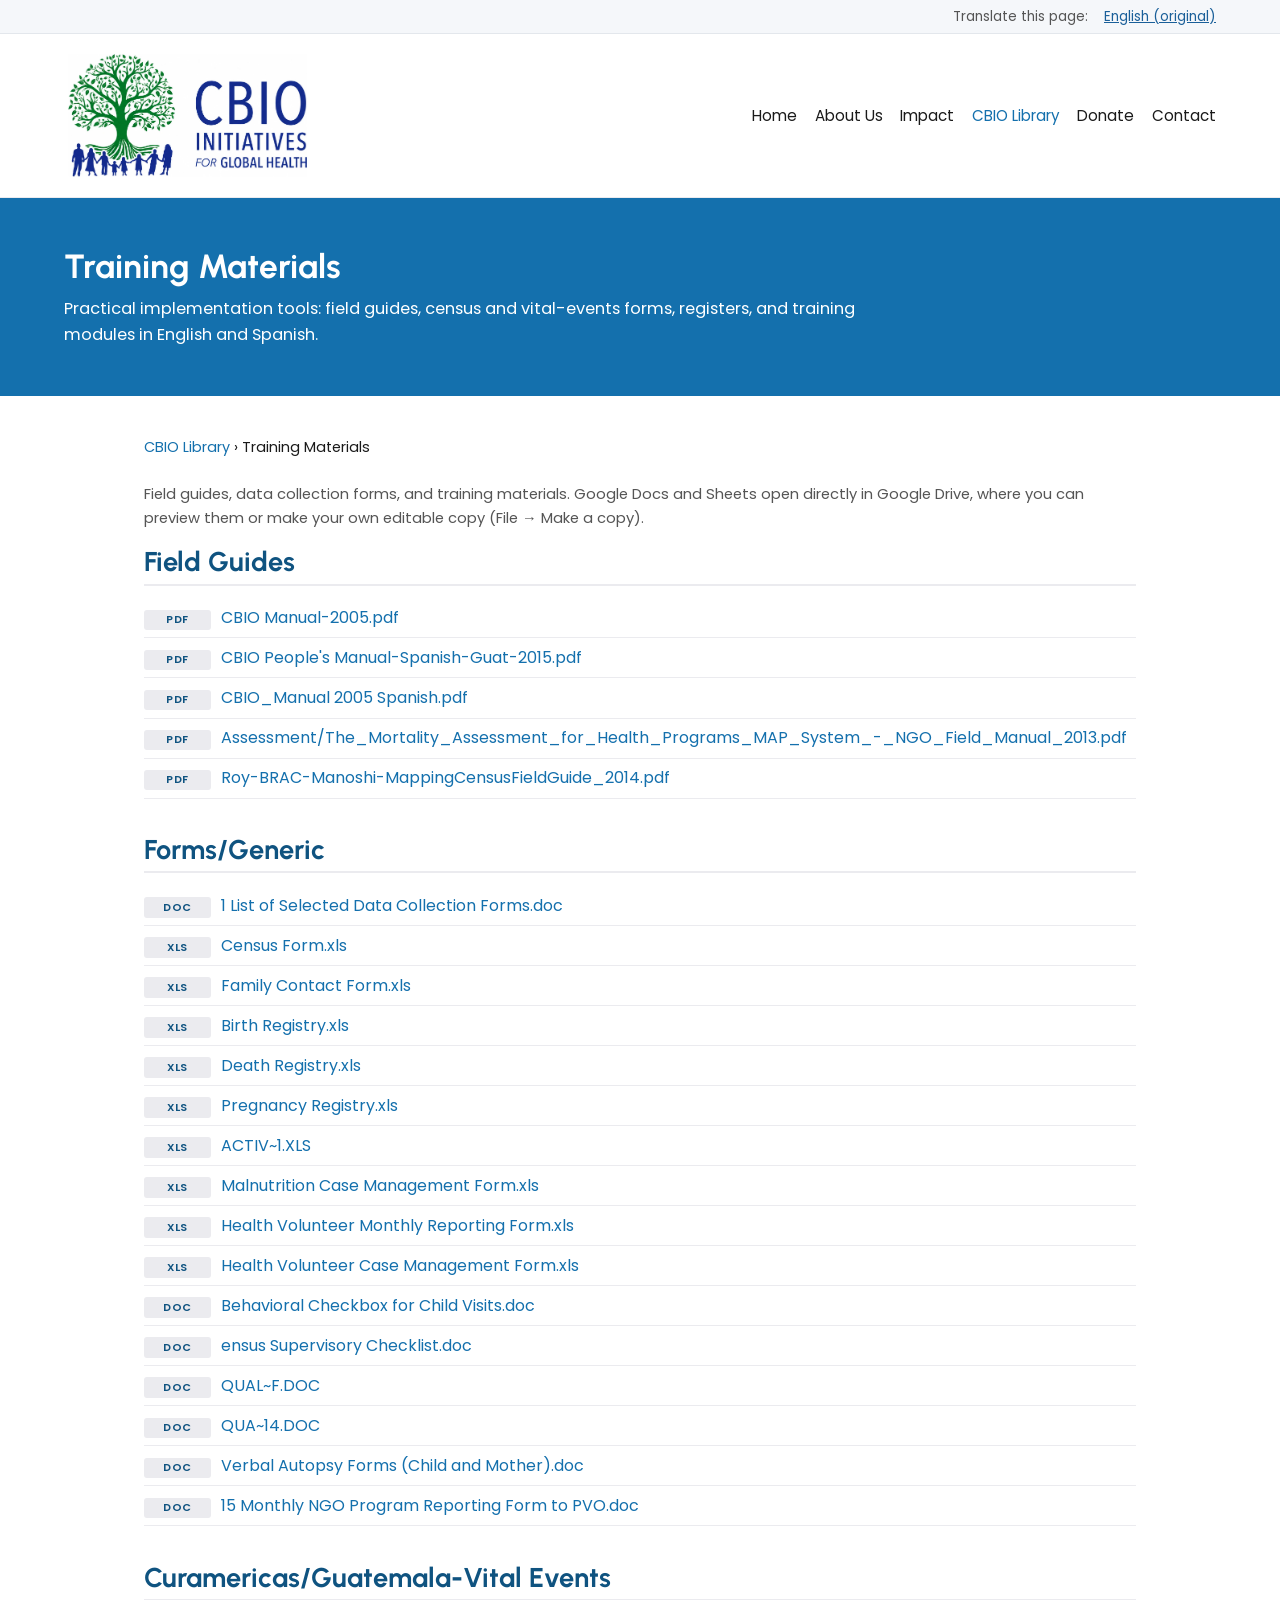
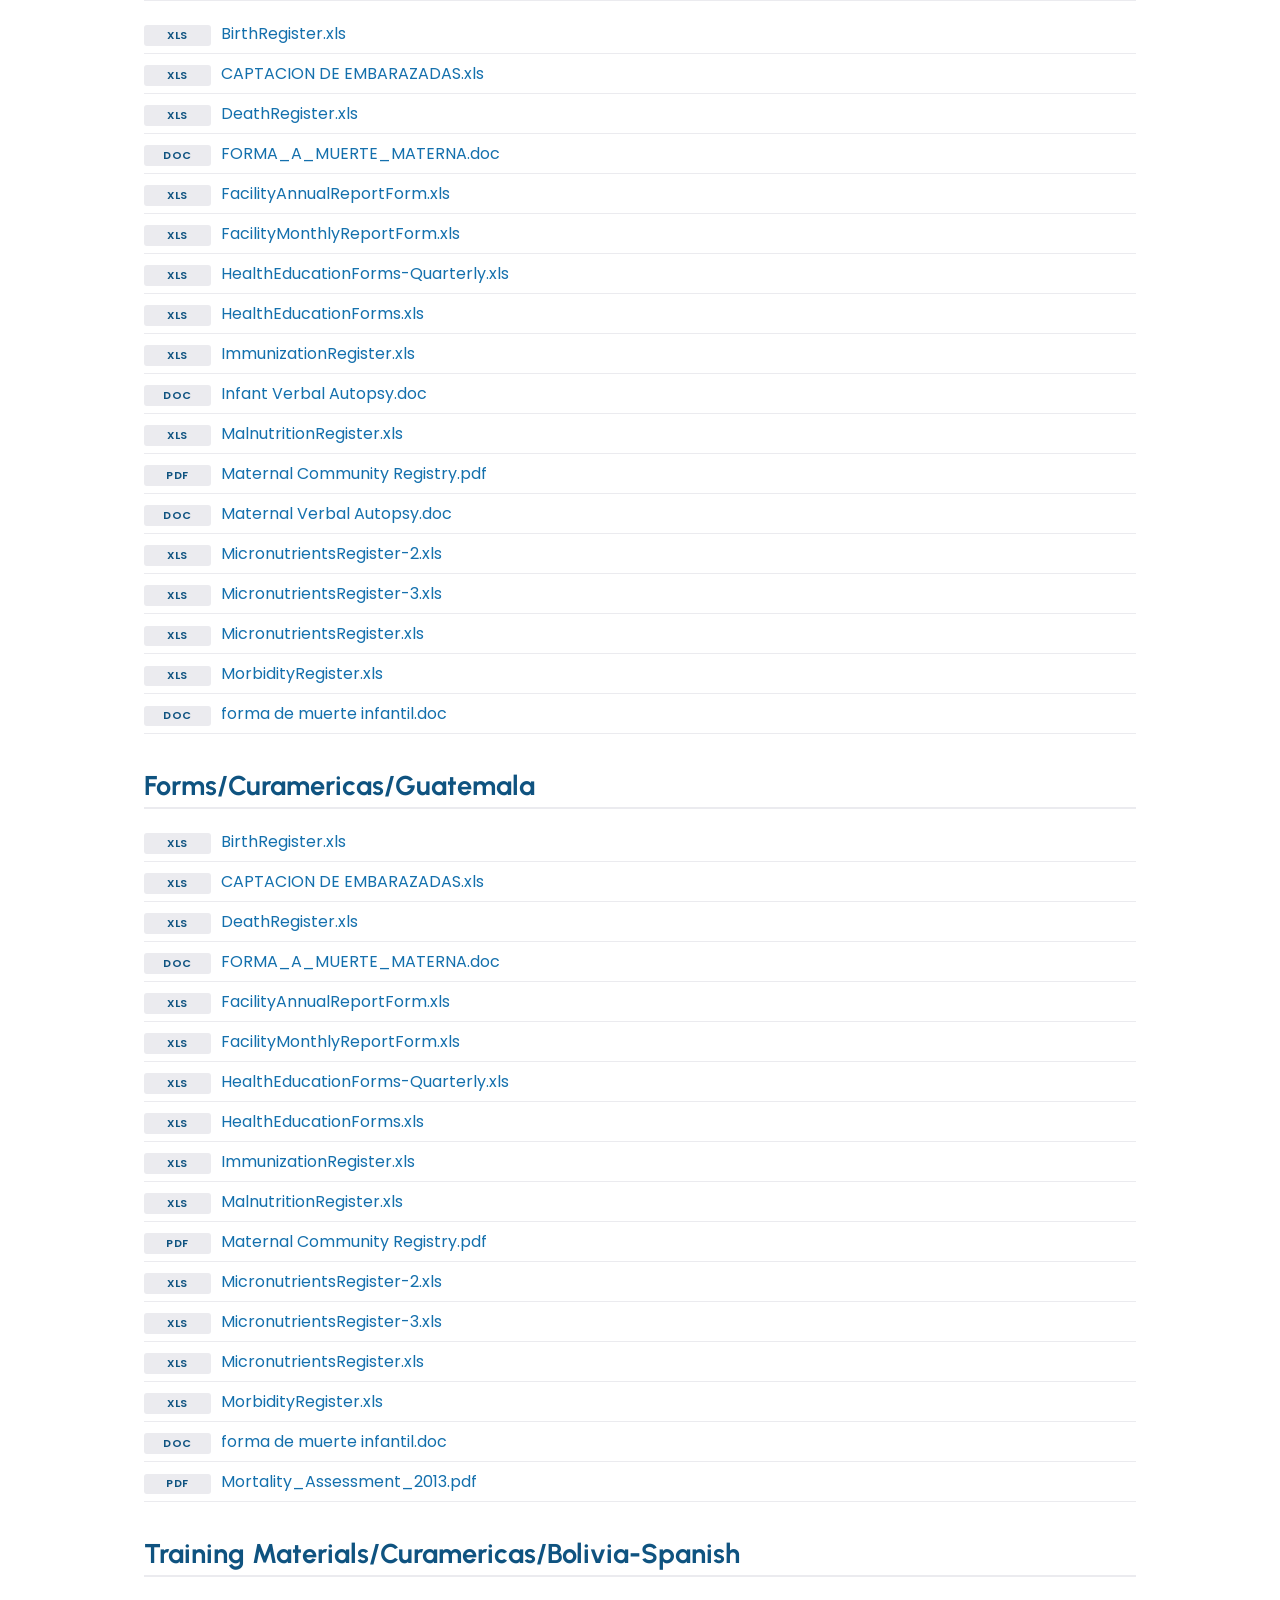
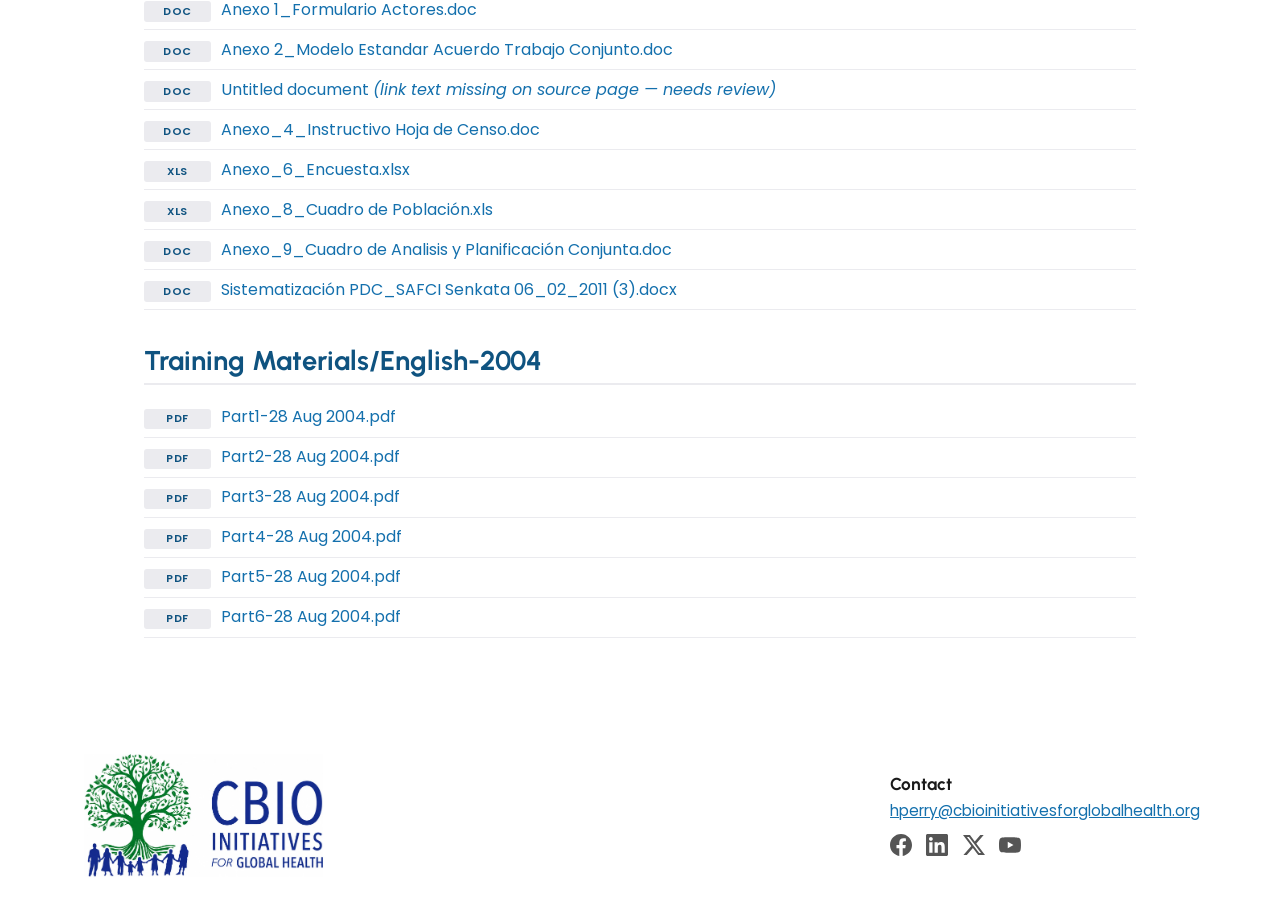
<file: library-training.html>
<!DOCTYPE html>
<html lang="en">
<head>
<!-- Google tag (gtag.js) -->
<script async src="https://www.googletagmanager.com/gtag/js?id=G-GVMD0K261C"></script>
<script>
  window.dataLayer = window.dataLayer || [];
  function gtag(){dataLayer.push(arguments);}
  gtag('js', new Date());

  gtag('config', 'G-GVMD0K261C');
</script>
<meta charset="utf-8">
<meta name="viewport" content="width=device-width,initial-scale=1">
<title>Training Materials — CBIO Initiatives for Global Health</title>
<link rel="preconnect" href="https://fonts.googleapis.com">
<link href="https://fonts.googleapis.com/css2?family=Poppins:wght@400;600&family=Urbanist:wght@600;700&display=swap" rel="stylesheet">
<link rel="stylesheet" href="css/site.css">
</head>
<body class="library">
<header>
<a class="logo-link" href="index.html"><img src="images/cbio-igh-logo-sq.webp" alt="CBIO Initiatives for Global Health" class="logo"></a>
<nav><a href="index.html">Home</a><a href="about-us.html">About Us</a><a href="impact.html">Impact</a><a href="library.html" class=current>CBIO Library</a><a href="donate.html">Donate</a><a href="contact.html">Contact</a></nav>
</header>
<div class="band"><h1>Training Materials</h1><p>Practical implementation tools: field guides, census and vital-events forms, registers, and training modules in English and Spanish.</p></div>
<main>
<p class="crumb"><a href="library.html">CBIO Library</a> › Training Materials</p>
<p class="note">Field guides, data collection forms, and training materials. Google Docs and Sheets open directly in Google Drive, where you can preview them or make your own editable copy (File → Make a copy).</p><h2>Field Guides</h2><ul class="docs">
<li><span class="badge">PDF</span><a href="https://drive.google.com/file/d/1VKEKqVl2rwI_JZ0IfTOvrHjbaAU5QGVy/view?usp=sharing" target="_blank" rel="noopener">CBIO Manual-2005.pdf</a></li>
<li><span class="badge">PDF</span><a href="https://drive.google.com/file/d/1decBoZOGXsumY-aBCCPj1_7eXjIpZNt7/view?usp=sharing" target="_blank" rel="noopener">CBIO People&#x27;s Manual-Spanish-Guat-2015.pdf</a></li>
<li><span class="badge">PDF</span><a href="https://drive.google.com/file/d/12I_6q9-rJ4ypFI6OHrMV8N-hgO3SCI-T/view?usp=sharing" target="_blank" rel="noopener">CBIO_Manual 2005 Spanish.pdf</a></li>
<li><span class="badge">PDF</span><a href="https://drive.google.com/file/d/1oRbe8az1xKPz2eW0MEgB4qcyFxu4BmRv/view?usp=sharing" target="_blank" rel="noopener">Assessment/The_Mortality_Assessment_for_Health_Programs_MAP_System_-_NGO_Field_Manual_2013.pdf</a></li>
<li><span class="badge">PDF</span><a href="https://drive.google.com/file/d/17tup9sDVuRElOvk1GBfsqxAfqXZD9NxK/view?usp=sharing" target="_blank" rel="noopener">Roy-BRAC-Manoshi-MappingCensusFieldGuide_2014.pdf</a></li>
</ul><h2>Forms/Generic</h2><ul class="docs">
<li><span class="badge">DOC</span><a href="https://docs.google.com/document/d/1BSb8ZhvAIeu91MjP5R61JY31wxEIYWwC/edit?usp=sharing&amp;ouid=106054561134628880184&amp;rtpof=true&amp;sd=true" target="_blank" rel="noopener">1 List of Selected Data Collection Forms.doc</a></li>
<li><span class="badge">XLS</span><a href="https://docs.google.com/spreadsheets/d/11TluQTtrF-EH3pyAuEpPKtBtvnlgZx7P/edit?usp=sharing&amp;ouid=106054561134628880184&amp;rtpof=true&amp;sd=true" target="_blank" rel="noopener">Census Form.xls</a></li>
<li><span class="badge">XLS</span><a href="https://docs.google.com/spreadsheets/d/1dQGw4jjEPxpKRTDlpONdu2XF2iM-fK4i/edit?usp=sharing&amp;ouid=106054561134628880184&amp;rtpof=true&amp;sd=true" target="_blank" rel="noopener">Family Contact Form.xls</a></li>
<li><span class="badge">XLS</span><a href="https://docs.google.com/spreadsheets/d/1ZaPmOSgYI3oayD7YP0Y_zQhfAfD3g8o7/edit?usp=sharing&amp;ouid=106054561134628880184&amp;rtpof=true&amp;sd=true" target="_blank" rel="noopener">Birth Registry.xls</a></li>
<li><span class="badge">XLS</span><a href="https://docs.google.com/spreadsheets/d/1Jr1nbSHznUWRVe9P143qV1fZrXP7SJNT/edit?usp=sharing&amp;ouid=106054561134628880184&amp;rtpof=true&amp;sd=true" target="_blank" rel="noopener">Death Registry.xls</a></li>
<li><span class="badge">XLS</span><a href="https://docs.google.com/spreadsheets/d/1NjKlyAMmZDzn4WMVAdODL6raTJvNoAO0/edit?usp=sharing&amp;ouid=106054561134628880184&amp;rtpof=true&amp;sd=true" target="_blank" rel="noopener">Pregnancy Registry.xls</a></li>
<li><span class="badge">XLS</span><a href="https://docs.google.com/spreadsheets/d/1Vx6enVjudySa5W-D1_W760auOTb0cgdA/edit?usp=sharing&amp;ouid=106054561134628880184&amp;rtpof=true&amp;sd=true" target="_blank" rel="noopener">ACTIV~1.XLS</a></li>
<li><span class="badge">XLS</span><a href="https://docs.google.com/spreadsheets/d/141ZbKX8uZnX14jRzbZ3kXU54bLV2Aipm/edit?usp=sharing&amp;ouid=106054561134628880184&amp;rtpof=true&amp;sd=true" target="_blank" rel="noopener">Malnutrition Case Management Form.xls</a></li>
<li><span class="badge">XLS</span><a href="https://docs.google.com/spreadsheets/d/1Gjj9UtIdQghefkD1kA0Y91KNY5yOq3nY/edit?usp=sharing&amp;ouid=106054561134628880184&amp;rtpof=true&amp;sd=true" target="_blank" rel="noopener">Health Volunteer Monthly Reporting Form.xls</a></li>
<li><span class="badge">XLS</span><a href="https://docs.google.com/spreadsheets/d/1jEk_wmGjGiqauDhAVQZnTvIFJI0mv8QO/edit?usp=sharing&amp;ouid=106054561134628880184&amp;rtpof=true&amp;sd=true" target="_blank" rel="noopener">Health Volunteer Case Management Form.xls</a></li>
<li><span class="badge">DOC</span><a href="https://docs.google.com/document/d/1_0ju-O0bILUPQnGR_aRkSMapYpwBJaea/edit?usp=sharing&amp;ouid=106054561134628880184&amp;rtpof=true&amp;sd=true" target="_blank" rel="noopener">Behavioral Checkbox for Child Visits.doc</a></li>
<li><span class="badge">DOC</span><a href="https://docs.google.com/document/d/1gFjqKnhcKPUytLAS2jIImCGqlTwGnug7/edit?usp=sharing&amp;ouid=106054561134628880184&amp;rtpof=true&amp;sd=true" target="_blank" rel="noopener">ensus Supervisory Checklist.doc</a></li>
<li><span class="badge">DOC</span><a href="https://docs.google.com/document/d/1VryEtnSG1O-_NC3RQxF_qfX_nYQRYqLu/edit?usp=sharing&amp;ouid=106054561134628880184&amp;rtpof=true&amp;sd=true" target="_blank" rel="noopener">QUAL~F.DOC</a></li>
<li><span class="badge">DOC</span><a href="https://docs.google.com/document/d/1LQCYYsHzOsuDoLLnsDi5JlsmTGZr_6pz/edit?usp=sharing&amp;ouid=106054561134628880184&amp;rtpof=true&amp;sd=true" target="_blank" rel="noopener">QUA~14.DOC</a></li>
<li><span class="badge">DOC</span><a href="https://docs.google.com/document/d/1hJTzem93DIEspbEQz8RCVMnYiLwCzB73/edit?usp=sharing&amp;ouid=106054561134628880184&amp;rtpof=true&amp;sd=true" target="_blank" rel="noopener">Verbal Autopsy Forms (Child and Mother).doc</a></li>
<li><span class="badge">DOC</span><a href="https://docs.google.com/document/d/1zCskHY7iFIXHAfYkNx7OFJi0C2wYGW6F/edit?usp=sharing&amp;ouid=106054561134628880184&amp;rtpof=true&amp;sd=true" target="_blank" rel="noopener">15 Monthly NGO Program Reporting Form to PVO.doc</a></li>
</ul><h2>Curamericas/Guatemala-Vital Events</h2><ul class="docs">
<li><span class="badge">XLS</span><a href="https://docs.google.com/spreadsheets/d/1VqUctHpN13aD_u6LAHLedmmvaakuatzo/edit?usp=sharing&amp;ouid=106054561134628880184&amp;rtpof=true&amp;sd=true" target="_blank" rel="noopener">BirthRegister.xls</a></li>
<li><span class="badge">XLS</span><a href="https://docs.google.com/spreadsheets/d/1TU_utbzVFqpQtWiKpM7ARLHO1RegXPfn/edit?usp=sharing&amp;ouid=106054561134628880184&amp;rtpof=true&amp;sd=true" target="_blank" rel="noopener">CAPTACION DE EMBARAZADAS.xls</a></li>
<li><span class="badge">XLS</span><a href="https://docs.google.com/spreadsheets/d/1qnLkBaKpjSh9KinUMBu2T0obbqFnEcPt/edit?usp=sharing&amp;ouid=106054561134628880184&amp;rtpof=true&amp;sd=true" target="_blank" rel="noopener">DeathRegister.xls</a></li>
<li><span class="badge">DOC</span><a href="https://docs.google.com/document/d/1XwrrI1lAR35wh41hIVLOWLwRDqGjmTQ6/edit?usp=sharing&amp;ouid=106054561134628880184&amp;rtpof=true&amp;sd=true" target="_blank" rel="noopener">FORMA_A_MUERTE_MATERNA.doc</a></li>
<li><span class="badge">XLS</span><a href="https://docs.google.com/spreadsheets/d/13_DIu9frTJwcwEcD2IUXTWhWsXp1mC1Q/edit?usp=sharing&amp;ouid=106054561134628880184&amp;rtpof=true&amp;sd=true" target="_blank" rel="noopener">FacilityAnnualReportForm.xls</a></li>
<li><span class="badge">XLS</span><a href="https://docs.google.com/spreadsheets/d/1IflblU27Sb1UASMN99i9WV9s6V_0lLNC/edit?usp=sharing&amp;ouid=106054561134628880184&amp;rtpof=true&amp;sd=true" target="_blank" rel="noopener">FacilityMonthlyReportForm.xls</a></li>
<li><span class="badge">XLS</span><a href="https://docs.google.com/spreadsheets/d/1O_EvlZiFpRlO0f4xpOB_TE9_kPIQdYRO/edit?usp=sharing&amp;ouid=106054561134628880184&amp;rtpof=true&amp;sd=true" target="_blank" rel="noopener">HealthEducationForms-Quarterly.xls</a></li>
<li><span class="badge">XLS</span><a href="https://docs.google.com/spreadsheets/d/1WqLKq1rOFWnjAR5VLQcxPlWKxr6nm0nO/edit?usp=sharing&amp;ouid=106054561134628880184&amp;rtpof=true&amp;sd=true" target="_blank" rel="noopener">HealthEducationForms.xls</a></li>
<li><span class="badge">XLS</span><a href="https://docs.google.com/spreadsheets/d/1RLi_yJ7p8wLPEoGaooiFPr_kPuZ_J4gb/edit?usp=sharing&amp;ouid=106054561134628880184&amp;rtpof=true&amp;sd=true" target="_blank" rel="noopener">ImmunizationRegister.xls</a></li>
<li><span class="badge">DOC</span><a href="https://docs.google.com/document/d/15naR8HFclrr4uMmVeAj3uj77Ftf4BUMh/edit?usp=sharing&amp;ouid=106054561134628880184&amp;rtpof=true&amp;sd=true" target="_blank" rel="noopener">Infant Verbal Autopsy.doc</a></li>
<li><span class="badge">XLS</span><a href="https://docs.google.com/spreadsheets/d/1Rn12lQrAUUTmB9IMwoiOkWo3EYblstNV/edit?usp=sharing&amp;ouid=106054561134628880184&amp;rtpof=true&amp;sd=true" target="_blank" rel="noopener">MalnutritionRegister.xls</a></li>
<li><span class="badge">PDF</span><a href="https://drive.google.com/file/d/1kpB2PdwYY-xq4o2LPi6p3CCLVHudIq7x/view?usp=sharing" target="_blank" rel="noopener">Maternal Community Registry.pdf</a></li>
<li><span class="badge">DOC</span><a href="https://docs.google.com/document/d/1BtqEcRpbjbttfkRab2Ttr7q73XNJY8Xs/edit?usp=sharing&amp;ouid=106054561134628880184&amp;rtpof=true&amp;sd=true" target="_blank" rel="noopener">Maternal Verbal Autopsy.doc</a></li>
<li><span class="badge">XLS</span><a href="https://docs.google.com/spreadsheets/d/165eWi8MK76ssyoGvnTy88y-Sf8_hdwlB/edit?usp=sharing&amp;ouid=106054561134628880184&amp;rtpof=true&amp;sd=true" target="_blank" rel="noopener">MicronutrientsRegister-2.xls</a></li>
<li><span class="badge">XLS</span><a href="https://docs.google.com/spreadsheets/d/1TNjMWCPxu6fRUtJVXCPzDasyWwV38BM5/edit?usp=sharing&amp;ouid=106054561134628880184&amp;rtpof=true&amp;sd=true" target="_blank" rel="noopener">MicronutrientsRegister-3.xls</a></li>
<li><span class="badge">XLS</span><a href="https://docs.google.com/spreadsheets/d/1lqaiIamwUjgONWuy_2C8Ek_5aJGYYUX5/edit?usp=sharing&amp;ouid=106054561134628880184&amp;rtpof=true&amp;sd=true" target="_blank" rel="noopener">MicronutrientsRegister.xls</a></li>
<li><span class="badge">XLS</span><a href="https://docs.google.com/spreadsheets/d/1LrJFVvQaQMdtQyyw4gB1ivmzuMMdPY46/edit?usp=sharing&amp;ouid=106054561134628880184&amp;rtpof=true&amp;sd=true" target="_blank" rel="noopener">MorbidityRegister.xls</a></li>
<li><span class="badge">DOC</span><a href="https://docs.google.com/document/d/1h94bZHXjQHdoFYXesUWpCXDPOobyd3En/edit?usp=sharing&amp;ouid=106054561134628880184&amp;rtpof=true&amp;sd=true" target="_blank" rel="noopener">forma de muerte infantil.doc</a></li>
</ul><h2>Forms/Curamericas/Guatemala</h2><ul class="docs">
<li><span class="badge">XLS</span><a href="https://docs.google.com/spreadsheets/d/1SrI8fNSgJzSiiQY8MRLELDw-k0ll0iBv/edit?usp=sharing&amp;ouid=106054561134628880184&amp;rtpof=true&amp;sd=true" target="_blank" rel="noopener">BirthRegister.xls</a></li>
<li><span class="badge">XLS</span><a href="https://docs.google.com/spreadsheets/d/1XgGCL7FMSo0xEfK5HKq7pracwmJpyCC_/edit?usp=sharing&amp;ouid=106054561134628880184&amp;rtpof=true&amp;sd=true" target="_blank" rel="noopener">CAPTACION DE EMBARAZADAS.xls</a></li>
<li><span class="badge">XLS</span><a href="https://docs.google.com/spreadsheets/d/1KXbxJYIygQrX5znHcVjTc8LNvyBIZSkP/edit?usp=sharing&amp;ouid=106054561134628880184&amp;rtpof=true&amp;sd=true" target="_blank" rel="noopener">DeathRegister.xls</a></li>
<li><span class="badge">DOC</span><a href="https://docs.google.com/document/d/18FcMkqibStgEhbMu89xwx8x2rfA0bows/edit?usp=sharing&amp;ouid=106054561134628880184&amp;rtpof=true&amp;sd=true" target="_blank" rel="noopener">FORMA_A_MUERTE_MATERNA.doc</a></li>
<li><span class="badge">XLS</span><a href="https://docs.google.com/spreadsheets/d/1E1nlcSO_MTkqpC7Ziq37V-vxgs7649j7/edit?usp=sharing&amp;ouid=106054561134628880184&amp;rtpof=true&amp;sd=true" target="_blank" rel="noopener">FacilityAnnualReportForm.xls</a></li>
<li><span class="badge">XLS</span><a href="https://docs.google.com/spreadsheets/d/1ksGqfxv7VUGfzXyE3kSnMnWDwzve6XFC/edit?usp=sharing&amp;ouid=106054561134628880184&amp;rtpof=true&amp;sd=true" target="_blank" rel="noopener">FacilityMonthlyReportForm.xls</a></li>
<li><span class="badge">XLS</span><a href="https://docs.google.com/spreadsheets/d/1ST2sw2DqZKfruk513BGbiB5SzDOni3_c/edit?usp=sharing&amp;ouid=106054561134628880184&amp;rtpof=true&amp;sd=true" target="_blank" rel="noopener">HealthEducationForms-Quarterly.xls</a></li>
<li><span class="badge">XLS</span><a href="https://docs.google.com/spreadsheets/d/1eDESjiyz6jPW56JQRUbxZYani4oTMzwm/edit?usp=sharing&amp;ouid=106054561134628880184&amp;rtpof=true&amp;sd=true" target="_blank" rel="noopener">HealthEducationForms.xls</a></li>
<li><span class="badge">XLS</span><a href="https://docs.google.com/spreadsheets/d/1G46li1Q7bu4jPai8gtQy_CmkwlQkw06y/edit?usp=sharing&amp;ouid=106054561134628880184&amp;rtpof=true&amp;sd=true" target="_blank" rel="noopener">ImmunizationRegister.xls</a></li>
<li><span class="badge">XLS</span><a href="https://docs.google.com/spreadsheets/d/1TY1GKvU_dpmX636dKDHdTZA3lqVdoyjW/edit?usp=sharing&amp;ouid=106054561134628880184&amp;rtpof=true&amp;sd=true" target="_blank" rel="noopener">MalnutritionRegister.xls</a></li>
<li><span class="badge">PDF</span><a href="https://drive.google.com/file/d/1bMpeq2-1UT4PvAHlDVjNAWFqgm5N6WVO/view?usp=sharing" target="_blank" rel="noopener">Maternal Community Registry.pdf</a></li>
<li><span class="badge">XLS</span><a href="https://docs.google.com/spreadsheets/d/1Mj3I-l0vGKmLucNPekuIT5JxrBrmuUMq/edit?usp=sharing&amp;ouid=106054561134628880184&amp;rtpof=true&amp;sd=true" target="_blank" rel="noopener">MicronutrientsRegister-2.xls</a></li>
<li><span class="badge">XLS</span><a href="https://docs.google.com/spreadsheets/d/1jXAF0YsMV7-qZKkoqfionDFkP8GKe7LJ/edit?usp=sharing&amp;ouid=106054561134628880184&amp;rtpof=true&amp;sd=true" target="_blank" rel="noopener">MicronutrientsRegister-3.xls</a></li>
<li><span class="badge">XLS</span><a href="https://docs.google.com/spreadsheets/d/1s-A7p-0uG1rGbSaqidXOoQcoNvnj-E5C/edit?usp=sharing&amp;ouid=106054561134628880184&amp;rtpof=true&amp;sd=true" target="_blank" rel="noopener">MicronutrientsRegister.xls</a></li>
<li><span class="badge">XLS</span><a href="https://docs.google.com/spreadsheets/d/1S7HLGkE7Tekdo2NRe-D2f1HxYZ8S6tK7/edit?usp=sharing&amp;ouid=106054561134628880184&amp;rtpof=true&amp;sd=true" target="_blank" rel="noopener">MorbidityRegister.xls</a></li>
<li><span class="badge">DOC</span><a href="https://docs.google.com/document/d/1vCrNQY24XHWI-TFXg-MqqBMTGx4EuCyn/edit?usp=sharing&amp;ouid=106054561134628880184&amp;rtpof=true&amp;sd=true" target="_blank" rel="noopener">forma de muerte infantil.doc</a></li>
<li><span class="badge">PDF</span><a href="https://drive.google.com/file/d/1ZsoFipy7NOaFz7andKP-d8XXI_XTo8mT/view?usp=sharing" target="_blank" rel="noopener">Mortality_Assessment_2013.pdf</a></li>
</ul><h2>Training Materials/Curamericas/Bolivia-Spanish</h2><ul class="docs">
<li><span class="badge">DOC</span><a href="https://docs.google.com/document/d/1aW9_1NejmaSb58gifsK7eEgONk8QJWP3/edit?usp=sharing&amp;ouid=106054561134628880184&amp;rtpof=true&amp;sd=true" target="_blank" rel="noopener">Anexo 1_Formulario Actores.doc</a></li>
<li><span class="badge">DOC</span><a href="https://docs.google.com/document/d/1qBuGixSWwlK7Y9ngvozD7RXRD0swryQy/edit?usp=sharing&amp;ouid=106054561134628880184&amp;rtpof=true&amp;sd=true" target="_blank" rel="noopener">Anexo 2_Modelo Estandar Acuerdo Trabajo Conjunto.doc</a></li>
<li><span class="badge">DOC</span><a href="https://docs.google.com/document/d/18ij37m_dEGcu-rC77U5ej0sQaf_vksCM/edit?usp=sharing&amp;ouid=106054561134628880184&amp;rtpof=true&amp;sd=true" target="_blank" rel="noopener">Untitled document <em>(link text missing on source page — needs review)</em></a></li>
<li><span class="badge">DOC</span><a href="https://docs.google.com/document/d/1L_4Ziv36hHuwYMwN3Hw9XvWkH_FXScei/edit?usp=sharing&amp;ouid=106054561134628880184&amp;rtpof=true&amp;sd=true" target="_blank" rel="noopener">Anexo_4_Instructivo Hoja de Censo.doc</a></li>
<li><span class="badge">XLS</span><a href="https://docs.google.com/spreadsheets/d/1oHAnAIwsEsYtDkF6kIhJvSoY6KTi8zs7/edit?usp=sharing&amp;ouid=106054561134628880184&amp;rtpof=true&amp;sd=true" target="_blank" rel="noopener">Anexo_6_Encuesta.xlsx</a></li>
<li><span class="badge">XLS</span><a href="https://docs.google.com/spreadsheets/d/1CAadnpVDTHrShd0-5n0Js-WFa0rewSbB/edit?usp=drive_link&amp;ouid=106054561134628880184&amp;rtpof=true&amp;sd=true" target="_blank" rel="noopener">Anexo_8_Cuadro de Población.xls</a></li>
<li><span class="badge">DOC</span><a href="https://docs.google.com/document/d/1FXlrmuidx4z1J9aKAe76Qwe6cXTQUWqG/edit?usp=sharing&amp;ouid=106054561134628880184&amp;rtpof=true&amp;sd=true" target="_blank" rel="noopener">Anexo_9_Cuadro de Analisis y Planificación Conjunta.doc</a></li>
<li><span class="badge">DOC</span><a href="https://docs.google.com/document/d/1dVJ6I94cWaMeBtSyELaNcQcngVUkKUkL/edit?usp=sharing&amp;ouid=106054561134628880184&amp;rtpof=true&amp;sd=true" target="_blank" rel="noopener">Sistematización PDC_SAFCI Senkata 06_02_2011 (3).docx</a></li>
</ul><h2>Training Materials/English-2004</h2><ul class="docs">
<li><span class="badge">PDF</span><a href="https://drive.google.com/file/d/1XRidWYM4kcv5qOC6g7DWQ8UOxTov8Hdb/view?usp=sharing" target="_blank" rel="noopener">Part1-28 Aug 2004.pdf</a></li>
<li><span class="badge">PDF</span><a href="https://drive.google.com/file/d/1RqltoeTcpv1kCrpEAg44YhFcRtY75ZMo/view?usp=sharing" target="_blank" rel="noopener">Part2-28 Aug 2004.pdf</a></li>
<li><span class="badge">PDF</span><a href="https://drive.google.com/file/d/1jLo60N7_bTBYmg9If_rkRzceIVIebrSg/view?usp=sharing" target="_blank" rel="noopener">Part3-28 Aug 2004.pdf</a></li>
<li><span class="badge">PDF</span><a href="https://drive.google.com/file/d/16s_zG1vC0tOKqaZlj771jbbwjroHyyT9/view?usp=sharing" target="_blank" rel="noopener">Part4-28 Aug 2004.pdf</a></li>
<li><span class="badge">PDF</span><a href="https://drive.google.com/file/d/1mmBObgULfSHZU4-g5dxIXN0MKUz1EOxH/view?usp=sharing" target="_blank" rel="noopener">Part5-28 Aug 2004.pdf</a></li>
<li><span class="badge">PDF</span><a href="https://drive.google.com/file/d/113ZElP2zEob7gpqbJCBjFmqLmRAx6zBB/view?usp=sharing" target="_blank" rel="noopener">Part6-28 Aug 2004.pdf</a></li>
</ul>
</main>
<footer>
<div class="foot-wrap">
<img src="images/cbio-igh-logo-sq.webp" alt="CBIO Initiatives for Global Health" class="foot-logo">
<div class="foot-contact">
<h4>Contact</h4>
<p><a href="mailto:hperry@cbioinitiativesforglobalhealth.org">hperry@cbioinitiativesforglobalhealth.org</a></p>
<div class="foot-social">
<a href="https://www.facebook.com/CBIOINITIATIVES" target="_blank" rel="noopener" aria-label="Facebook" title="Facebook"><svg viewBox="0 0 24 24" xmlns="http://www.w3.org/2000/svg"><path d="M24 12.073c0-6.627-5.373-12-12-12s-12 5.373-12 12c0 5.99 4.388 10.954 10.125 11.854v-8.385H7.078v-3.47h3.047V9.43c0-3.007 1.792-4.669 4.533-4.669 1.312 0 2.686.235 2.686.235v2.953H15.83c-1.491 0-1.956.925-1.956 1.874v2.25h3.328l-.532 3.47h-2.796v8.385C19.612 23.027 24 18.062 24 12.073z"/></svg></a>
<a href="https://www.linkedin.com/company/cbio-initiatives-for-global-health/" target="_blank" rel="noopener" aria-label="LinkedIn" title="LinkedIn"><svg viewBox="0 0 24 24" xmlns="http://www.w3.org/2000/svg"><path d="M20.447 20.452h-3.554v-5.569c0-1.328-.027-3.037-1.852-3.037-1.853 0-2.136 1.445-2.136 2.939v5.667H9.351V9h3.414v1.561h.046c.477-.9 1.637-1.85 3.37-1.85 3.601 0 4.267 2.37 4.267 5.455v6.286zM5.337 7.433c-1.144 0-2.063-.926-2.063-2.065 0-1.138.92-2.063 2.063-2.063 1.14 0 2.064.925 2.064 2.063 0 1.139-.925 2.065-2.064 2.065zm1.782 13.019H3.555V9h3.564v11.452zM22.225 0H1.771C.792 0 0 .774 0 1.729v20.542C0 23.227.792 24 1.771 24h20.451C23.2 24 24 23.227 24 22.271V1.729C24 .774 23.2 0 22.222 0h.003z"/></svg></a>
<a href="https://x.com/CBIOHealth" target="_blank" rel="noopener" aria-label="X (Twitter)" title="X (Twitter)"><svg viewBox="0 0 24 24" xmlns="http://www.w3.org/2000/svg"><path d="M18.901 1.153h3.68l-8.04 9.19L24 22.846h-7.406l-5.8-7.584-6.638 7.584H.474l8.6-9.83L0 1.154h7.594l5.243 6.932ZM17.61 20.644h2.039L6.486 3.24H4.298Z"/></svg></a>
<a href="https://www.youtube.com/@CBIOInitiativesforGlobalHealth" target="_blank" rel="noopener" aria-label="YouTube" title="YouTube"><svg viewBox="0 0 24 24" xmlns="http://www.w3.org/2000/svg"><path d="M23.498 6.186a3.016 3.016 0 0 0-2.122-2.136C19.505 3.545 12 3.545 12 3.545s-7.505 0-9.377.505A3.017 3.017 0 0 0 .502 6.186C0 8.07 0 12 0 12s0 3.93.502 5.814a3.016 3.016 0 0 0 2.122 2.136c1.871.505 9.376.505 9.376.505s7.505 0 9.377-.505a3.015 3.015 0 0 0 2.122-2.136C24 15.93 24 12 24 12s0-3.93-.502-5.814zM9.545 15.568V8.432L15.818 12l-6.273 3.568z"/></svg></a>
</div>
</div>
</div>
</footer>
<script src="js/translate.js" defer></script>
</body>
</html>
</file>
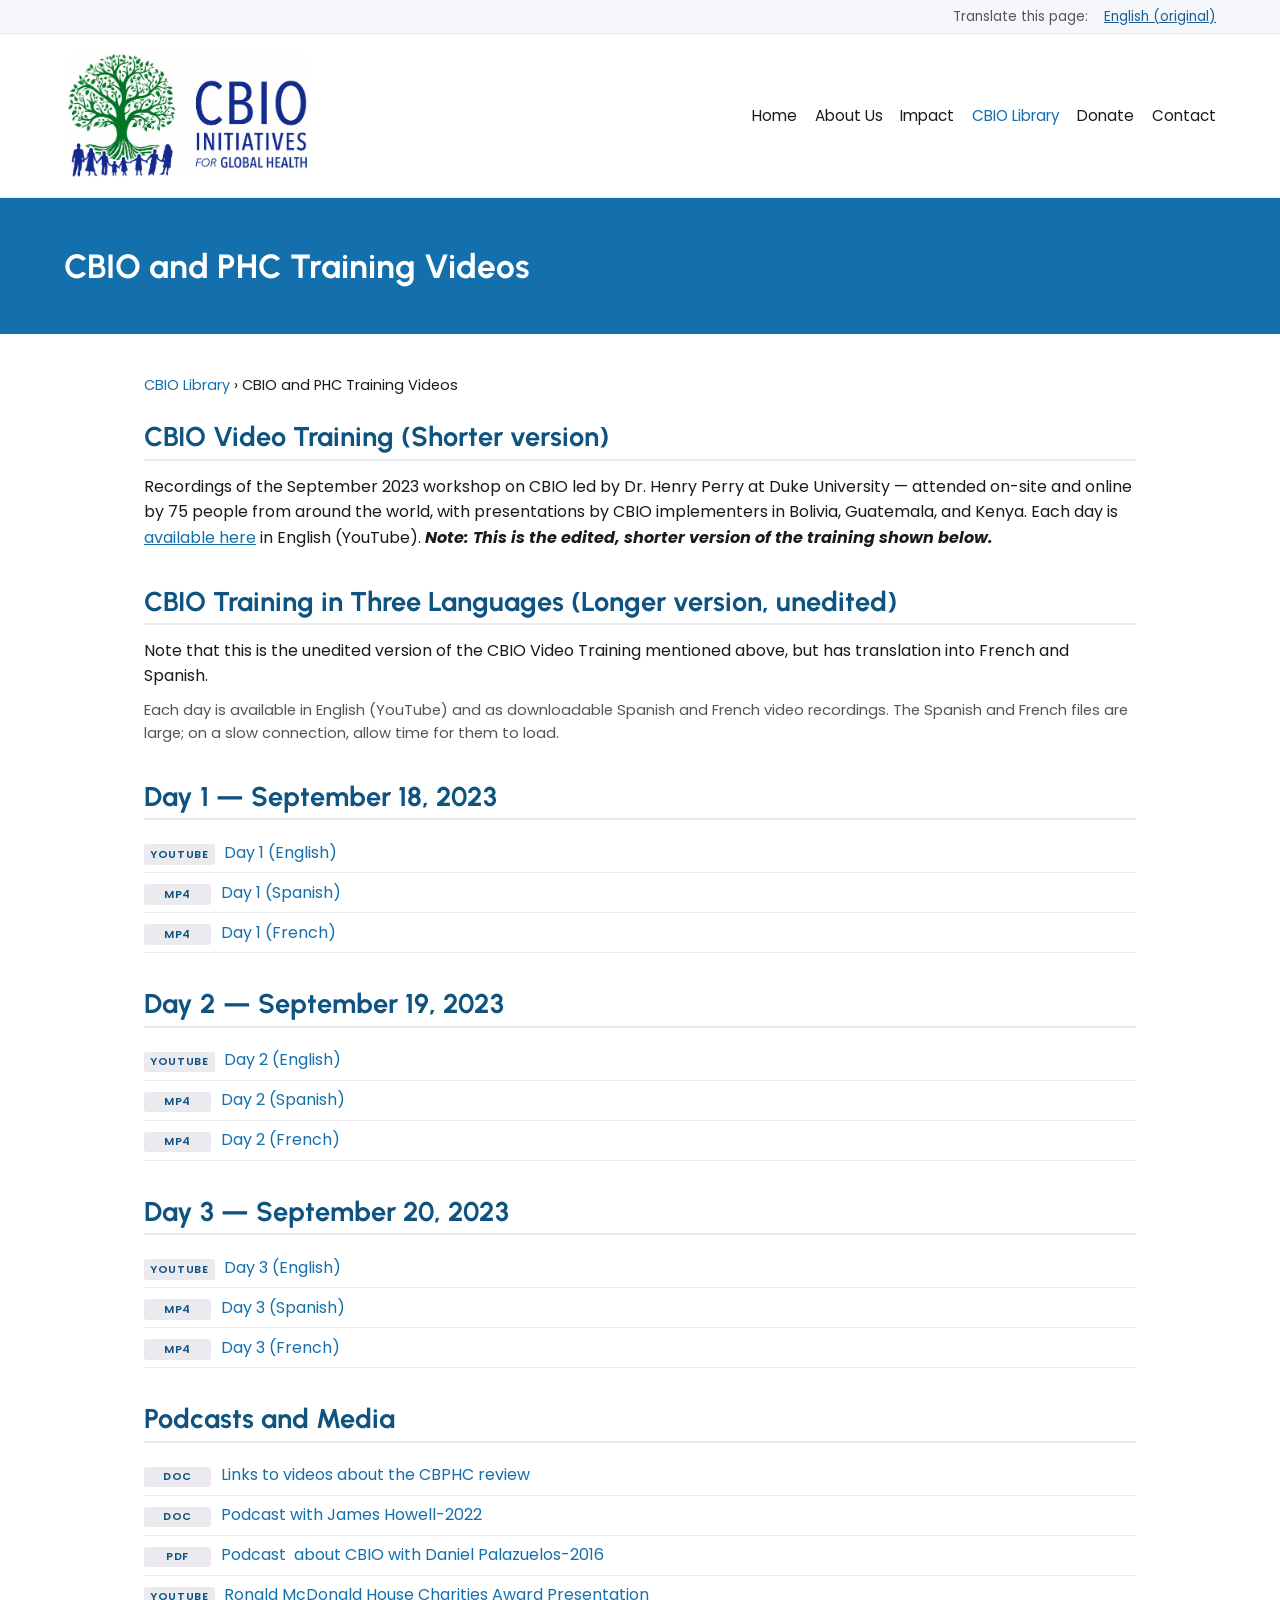
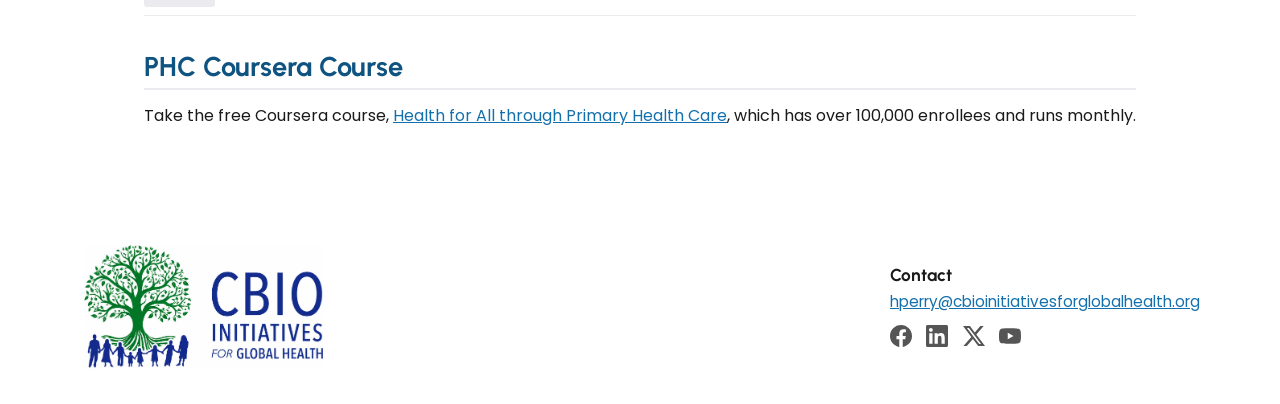
<file: library-workshops.html>
<!DOCTYPE html>
<html lang="en">
<head>
<!-- Google tag (gtag.js) -->
<script async src="https://www.googletagmanager.com/gtag/js?id=G-GVMD0K261C"></script>
<script>
  window.dataLayer = window.dataLayer || [];
  function gtag(){dataLayer.push(arguments);}
  gtag('js', new Date());

  gtag('config', 'G-GVMD0K261C');
</script>
<meta charset="utf-8">
<meta name="viewport" content="width=device-width,initial-scale=1">
<title>CBIO and PHC Training Videos — CBIO Initiatives for Global Health</title>
<link rel="preconnect" href="https://fonts.googleapis.com">
<link href="https://fonts.googleapis.com/css2?family=Poppins:wght@400;600&family=Urbanist:wght@600;700&display=swap" rel="stylesheet">
<link rel="stylesheet" href="css/site.css">
</head>
<body class="library">
<header>
<a class="logo-link" href="index.html"><img src="images/cbio-igh-logo-sq.webp" alt="CBIO Initiatives for Global Health" class="logo"></a>
<nav><a href="index.html">Home</a><a href="about-us.html">About Us</a><a href="impact.html">Impact</a><a href="library.html" class=current>CBIO Library</a><a href="donate.html">Donate</a><a href="contact.html">Contact</a></nav>
</header>
<div class="band"><h1>CBIO and PHC Training Videos</h1></div>
<main>
<p class="crumb"><a href="library.html">CBIO Library</a> › CBIO and PHC Training Videos</p>
<h2 style="margin-top:0">CBIO Video Training (Shorter version)</h2>
<p>Recordings of the September 2023 workshop on CBIO led by Dr. Henry Perry at Duke University — attended on-site and online by 75 people from around the world, with presentations by CBIO implementers in Bolivia, Guatemala, and Kenya. Each day is <a href="https://www.youtube.com/playlist?list=PLgRqTQu3Io4JdVczr5aq9AQI3-upkgXxp" target="_blank" rel="noopener">available here</a> in English (YouTube). <strong><em>Note: This is the edited, shorter version of the training shown below.</em></strong></p>
<h2>CBIO Training in Three Languages (Longer version, unedited)</h2>
<p>Note that this is the unedited version of the CBIO Video Training mentioned above, but has translation into French and Spanish.</p>
<p class="note">Each day is available in English (YouTube) and as downloadable Spanish and French video recordings. The Spanish and French files are large; on a slow connection, allow time for them to load.</p><h2>Day 1 — September 18, 2023</h2>
<ul class="docs">
<li><span class="badge">YOUTUBE</span><a href="https://www.youtube.com/watch?v=2XH0dxQC-ds&t=3s" target="_blank" rel="noopener">Day 1 (English)</a></li>
<li><span class="badge">MP4</span><a href="https://storage.googleapis.com/cbioglobalhealth/cbio_ws2023/CBIO_WS2023_DAY1_SPANISH_2023_09_18_small.mp4" target="_blank" rel="noopener">Day 1 (Spanish)</a></li>
<li><span class="badge">MP4</span><a href="https://storage.googleapis.com/cbioglobalhealth/cbio_ws2023/CBIO_WS2023_DAY1_FRENCH_2023_09_18_small.mp4" target="_blank" rel="noopener">Day 1 (French)</a></li>
</ul><h2>Day 2 — September 19, 2023</h2>
<ul class="docs">
<li><span class="badge">YOUTUBE</span><a href="https://www.youtube.com/watch?v=wSK22z7UgAQ&t=24s" target="_blank" rel="noopener">Day 2 (English)</a></li>
<li><span class="badge">MP4</span><a href="https://storage.googleapis.com/cbioglobalhealth/cbio_ws2023/CBIO_WS2023_DAY2_SPANISH_2023_09_19_small.mp4" target="_blank" rel="noopener">Day 2 (Spanish)</a></li>
<li><span class="badge">MP4</span><a href="https://storage.googleapis.com/cbioglobalhealth/cbio_ws2023/CBIO_WS2023_DAY2_FRENCH_2023_09_19_small.mp4" target="_blank" rel="noopener">Day 2 (French)</a></li>
</ul><h2>Day 3 — September 20, 2023</h2>
<ul class="docs">
<li><span class="badge">YOUTUBE</span><a href="https://www.youtube.com/watch?v=JWsKEds2O7k" target="_blank" rel="noopener">Day 3 (English)</a></li>
<li><span class="badge">MP4</span><a href="https://storage.googleapis.com/cbioglobalhealth/cbio_ws2023/CBIO_WS2023_DAY3_SPANISH_2023_09_20_small.mp4" target="_blank" rel="noopener">Day 3 (Spanish)</a></li>
<li><span class="badge">MP4</span><a href="https://storage.googleapis.com/cbioglobalhealth/cbio_ws2023/CBIO_WS2023_DAY3_FRENCH_2023_09_20_small.mp4" target="_blank" rel="noopener">Day 3 (French)</a></li>
</ul>
<h2>Podcasts and Media</h2>
<ul class="docs">
<li><span class="badge">DOC</span><a href="https://docs.google.com/document/d/1GPu_r2Iml3bl_hT4p6ES9VQgq-27U5LF/edit?usp=sharing&amp;ouid=106054561134628880184&amp;rtpof=true&amp;sd=true" target="_blank" rel="noopener">Links to videos about the CBPHC review</a></li>
<li><span class="badge">DOC</span><a href="https://docs.google.com/document/d/1V_3LWeX8jnup2tOXnKZH2TQHM3QUDY7k/edit?usp=sharing&amp;ouid=106054561134628880184&amp;rtpof=true&amp;sd=true" target="_blank" rel="noopener">Podcast with James Howell-2022</a></li>
<li><span class="badge">PDF</span><a href="https://drive.google.com/file/d/1c3rwBvTILO20-9crY-sWTjIPwLjEAcjl/view?usp=sharing" target="_blank" rel="noopener">Podcast  about CBIO with Daniel Palazuelos-2016</a></li>
<li><span class="badge">YOUTUBE</span><a href="https://www.youtube.com/watch?v=GT6zHn8NrmI" target="_blank" rel="noopener">Ronald McDonald House Charities Award Presentation</a></li>
</ul>
<h2>PHC Coursera Course</h2>
<p>Take the free Coursera course, <a href="https://www.coursera.org/learn/health-for-all" target="_blank" rel="noopener">Health for All through Primary Health Care</a>, which has over 100,000 enrollees and runs monthly.</p>
</main>
<footer>
<div class="foot-wrap">
<img src="images/cbio-igh-logo-sq.webp" alt="CBIO Initiatives for Global Health" class="foot-logo">
<div class="foot-contact">
<h4>Contact</h4>
<p><a href="mailto:hperry@cbioinitiativesforglobalhealth.org">hperry@cbioinitiativesforglobalhealth.org</a></p>
<div class="foot-social">
<a href="https://www.facebook.com/CBIOINITIATIVES" target="_blank" rel="noopener" aria-label="Facebook" title="Facebook"><svg viewBox="0 0 24 24" xmlns="http://www.w3.org/2000/svg"><path d="M24 12.073c0-6.627-5.373-12-12-12s-12 5.373-12 12c0 5.99 4.388 10.954 10.125 11.854v-8.385H7.078v-3.47h3.047V9.43c0-3.007 1.792-4.669 4.533-4.669 1.312 0 2.686.235 2.686.235v2.953H15.83c-1.491 0-1.956.925-1.956 1.874v2.25h3.328l-.532 3.47h-2.796v8.385C19.612 23.027 24 18.062 24 12.073z"/></svg></a>
<a href="https://www.linkedin.com/company/cbio-initiatives-for-global-health/" target="_blank" rel="noopener" aria-label="LinkedIn" title="LinkedIn"><svg viewBox="0 0 24 24" xmlns="http://www.w3.org/2000/svg"><path d="M20.447 20.452h-3.554v-5.569c0-1.328-.027-3.037-1.852-3.037-1.853 0-2.136 1.445-2.136 2.939v5.667H9.351V9h3.414v1.561h.046c.477-.9 1.637-1.85 3.37-1.85 3.601 0 4.267 2.37 4.267 5.455v6.286zM5.337 7.433c-1.144 0-2.063-.926-2.063-2.065 0-1.138.92-2.063 2.063-2.063 1.14 0 2.064.925 2.064 2.063 0 1.139-.925 2.065-2.064 2.065zm1.782 13.019H3.555V9h3.564v11.452zM22.225 0H1.771C.792 0 0 .774 0 1.729v20.542C0 23.227.792 24 1.771 24h20.451C23.2 24 24 23.227 24 22.271V1.729C24 .774 23.2 0 22.222 0h.003z"/></svg></a>
<a href="https://x.com/CBIOHealth" target="_blank" rel="noopener" aria-label="X (Twitter)" title="X (Twitter)"><svg viewBox="0 0 24 24" xmlns="http://www.w3.org/2000/svg"><path d="M18.901 1.153h3.68l-8.04 9.19L24 22.846h-7.406l-5.8-7.584-6.638 7.584H.474l8.6-9.83L0 1.154h7.594l5.243 6.932ZM17.61 20.644h2.039L6.486 3.24H4.298Z"/></svg></a>
<a href="https://www.youtube.com/@CBIOInitiativesforGlobalHealth" target="_blank" rel="noopener" aria-label="YouTube" title="YouTube"><svg viewBox="0 0 24 24" xmlns="http://www.w3.org/2000/svg"><path d="M23.498 6.186a3.016 3.016 0 0 0-2.122-2.136C19.505 3.545 12 3.545 12 3.545s-7.505 0-9.377.505A3.017 3.017 0 0 0 .502 6.186C0 8.07 0 12 0 12s0 3.93.502 5.814a3.016 3.016 0 0 0 2.122 2.136c1.871.505 9.376.505 9.376.505s7.505 0 9.377-.505a3.015 3.015 0 0 0 2.122-2.136C24 15.93 24 12 24 12s0-3.93-.502-5.814zM9.545 15.568V8.432L15.818 12l-6.273 3.568z"/></svg></a>
</div>
</div>
</div>
</footer>
<script src="js/translate.js" defer></script>
</body>
</html>
</file>
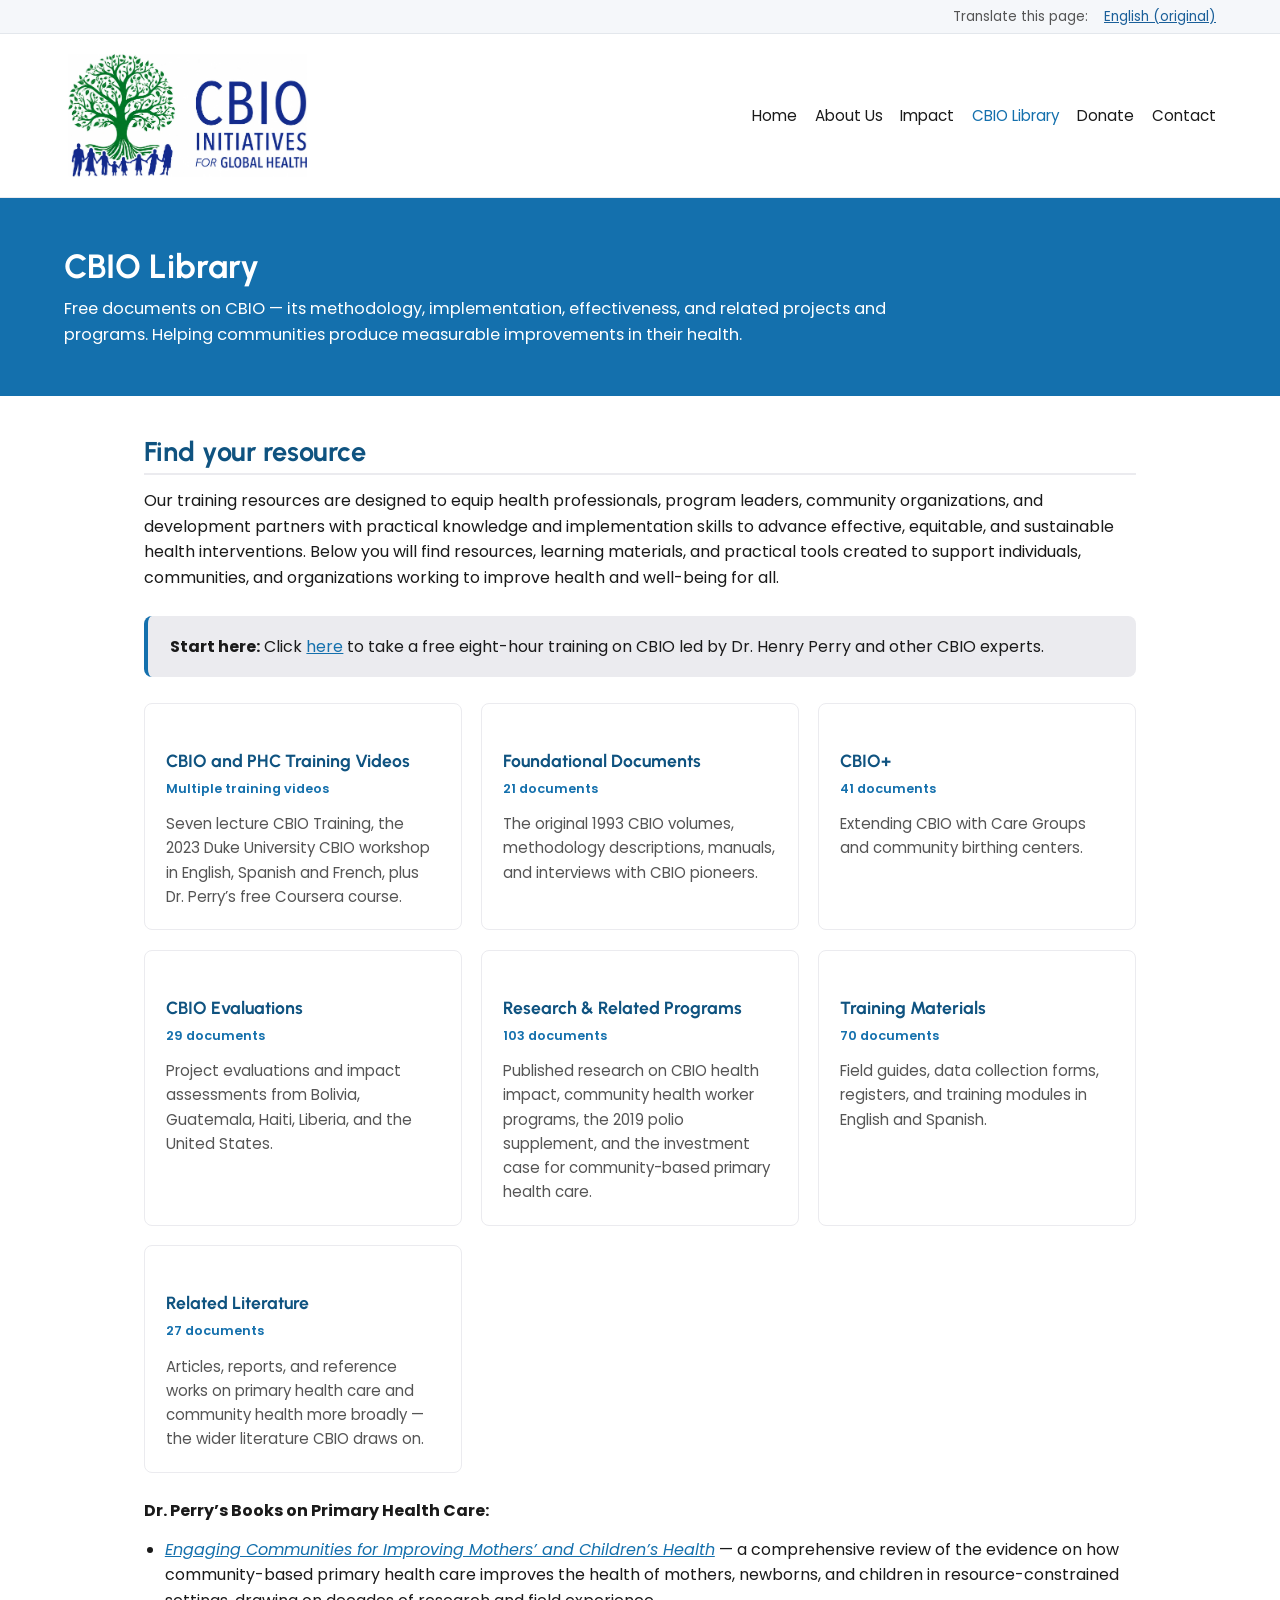
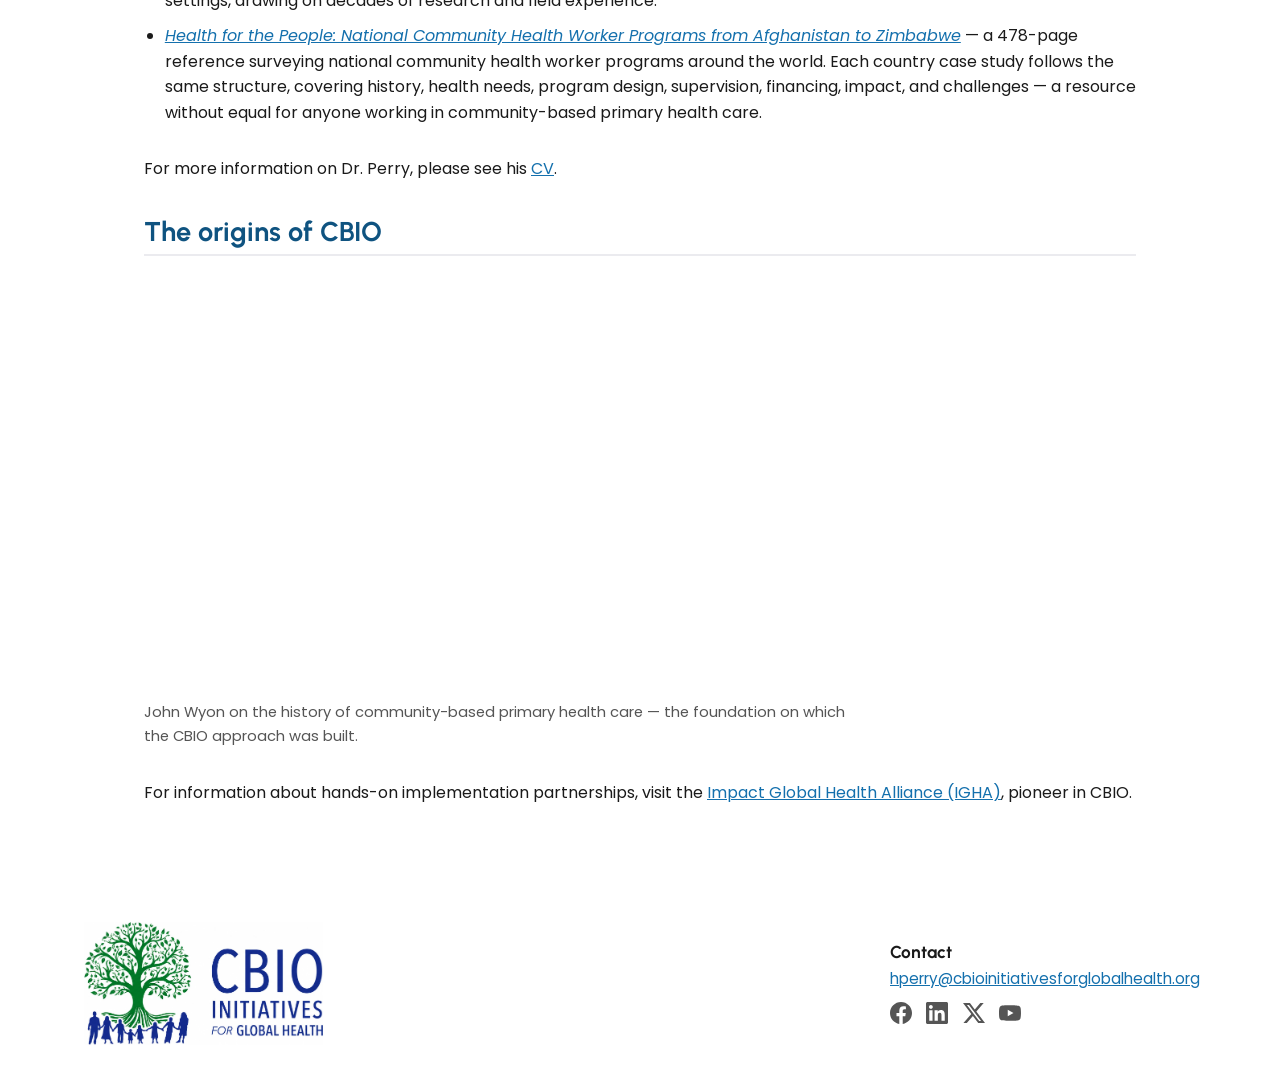
<file: library.html>
<!DOCTYPE html>
<html lang="en">
<head>
<!-- Google tag (gtag.js) -->
<script async src="https://www.googletagmanager.com/gtag/js?id=G-GVMD0K261C"></script>
<script>
  window.dataLayer = window.dataLayer || [];
  function gtag(){dataLayer.push(arguments);}
  gtag('js', new Date());

  gtag('config', 'G-GVMD0K261C');
</script>
<meta charset="utf-8">
<meta name="viewport" content="width=device-width,initial-scale=1">
<title>CBIO Library — CBIO Initiatives for Global Health</title>
<link rel="preconnect" href="https://fonts.googleapis.com">
<link href="https://fonts.googleapis.com/css2?family=Poppins:wght@400;600&family=Urbanist:wght@600;700&display=swap" rel="stylesheet">
<link rel="stylesheet" href="css/site.css">
</head>
<body class="library">
<header>
<a class="logo-link" href="index.html"><img src="images/cbio-igh-logo-sq.webp" alt="CBIO Initiatives for Global Health" class="logo"></a>
<nav><a href="index.html">Home</a><a href="about-us.html">About Us</a><a href="impact.html">Impact</a><a href="library.html" class=current>CBIO Library</a><a href="donate.html">Donate</a><a href="contact.html">Contact</a></nav>
</header>
<div class="band"><h1>CBIO Library</h1><p>Free documents on CBIO — its methodology, implementation, effectiveness, and related projects and programs. Helping communities produce measurable improvements in their health.</p></div>
<main>

<h2 style="margin-top:0">Find your resource</h2>
<p>Our training resources are designed to equip health professionals, program leaders, community organizations, and development partners with practical knowledge and implementation skills to advance effective, equitable, and sustainable health interventions. Below you will find resources, learning materials, and practical tools created to support individuals, communities, and organizations working to improve health and well-being for all.</p>
<div style="background:var(--light);border-left:4px solid var(--blue);border-radius:8px;padding:1.1rem 1.4rem;margin:1.6rem 0">
<p style="margin:0"><strong>Start here:</strong> Click <a href="https://www.youtube.com/playlist?list=PLgRqTQu3Io4JdVczr5aq9AQI3-upkgXxp" target="_blank" rel="noopener">here</a> to take a free eight-hour training on CBIO led by Dr. Henry Perry and other CBIO experts.</p>
</div>
<div class="cards"><a class="card" href="library-workshops.html"><h3>CBIO and PHC Training Videos</h3><p class="count">Multiple training videos</p><p>Seven lecture CBIO Training, the 2023 Duke University CBIO workshop in English, Spanish and French, plus Dr. Perry’s free Coursera course.</p></a><a class="card" href="library-foundations.html"><h3>Foundational Documents</h3><p class="count">21 documents</p><p>The original 1993 CBIO volumes, methodology descriptions, manuals, and interviews with CBIO pioneers.</p></a><a class="card" href="library-cbio-plus.html"><h3>CBIO+</h3><p class="count">41 documents</p><p>Extending CBIO with Care Groups and community birthing centers.</p></a><a class="card" href="library-evaluations.html"><h3>CBIO Evaluations</h3><p class="count">29 documents</p><p>Project evaluations and impact assessments from Bolivia, Guatemala, Haiti, Liberia, and the United States.</p></a><a class="card" href="library-research.html"><h3>Research &amp; Related Programs</h3><p class="count">103 documents</p><p>Published research on CBIO health impact, community health worker programs, the 2019 polio supplement, and the investment case for community-based primary health care.</p></a><a class="card" href="library-training.html"><h3>Training Materials</h3><p class="count">70 documents</p><p>Field guides, data collection forms, registers, and training modules in English and Spanish.</p></a><a class="card" href="library-related-literature.html"><h3>Related Literature</h3><p class="count">27 documents</p><p>Articles, reports, and reference works on primary health care and community health more broadly — the wider literature CBIO draws on.</p></a></div>
<p style="margin-top:1.6rem"><strong>Dr. Perry’s Books on Primary Health Care:</strong></p>
<ul style="margin:.5rem 0 0 1.3rem;line-height:1.6">
<li style="padding:.3rem 0"><a href="https://a.co/d/023EWYTP" target="_blank" rel="noopener"><em>Engaging Communities for Improving Mothers’ and Children’s Health</em></a> — a comprehensive review of the evidence on how community-based primary health care improves the health of mothers, newborns, and children in resource-constrained settings, drawing on decades of research and field experience.</li>
<li style="padding:.3rem 0"><a href="https://a.co/d/04mhaKlY" target="_blank" rel="noopener"><em>Health for the People: National Community Health Worker Programs from Afghanistan to Zimbabwe</em></a> — a 478-page reference surveying national community health worker programs around the world. Each country case study follows the same structure, covering history, health needs, program design, supervision, financing, impact, and challenges — a resource without equal for anyone working in community-based primary health care.</li>
</ul>
<p style="margin-top:1.6rem">For more information on Dr. Perry, please see his <a href="https://drive.google.com/file/d/10av8phMwJ63urGUcGd7ohANG0Sv15H7u/view" target="_blank" rel="noopener">CV</a>.</p>
<h2>The origins of CBIO</h2>
<div class="video">
<iframe src="https://www.youtube.com/embed/5zN49mBkJts" title="John Wyon: A History of Community Based Primary Health Care" allowfullscreen></iframe>
<p class="note">John Wyon on the history of community-based primary health care — the foundation on which the CBIO approach was built.</p>
</div>
<p>For information about hands-on implementation partnerships, visit the <a href="https://impactglobalhealthalliance.org/" target="_blank" rel="noopener">Impact Global Health Alliance (IGHA)</a>, pioneer in CBIO.</p>

</main>
<footer>
<div class="foot-wrap">
<img src="images/cbio-igh-logo-sq.webp" alt="CBIO Initiatives for Global Health" class="foot-logo">
<div class="foot-contact">
<h4>Contact</h4>
<p><a href="mailto:hperry@cbioinitiativesforglobalhealth.org">hperry@cbioinitiativesforglobalhealth.org</a></p>
<div class="foot-social">
<a href="https://www.facebook.com/CBIOINITIATIVES" target="_blank" rel="noopener" aria-label="Facebook" title="Facebook"><svg viewBox="0 0 24 24" xmlns="http://www.w3.org/2000/svg"><path d="M24 12.073c0-6.627-5.373-12-12-12s-12 5.373-12 12c0 5.99 4.388 10.954 10.125 11.854v-8.385H7.078v-3.47h3.047V9.43c0-3.007 1.792-4.669 4.533-4.669 1.312 0 2.686.235 2.686.235v2.953H15.83c-1.491 0-1.956.925-1.956 1.874v2.25h3.328l-.532 3.47h-2.796v8.385C19.612 23.027 24 18.062 24 12.073z"/></svg></a>
<a href="https://www.linkedin.com/company/cbio-initiatives-for-global-health/" target="_blank" rel="noopener" aria-label="LinkedIn" title="LinkedIn"><svg viewBox="0 0 24 24" xmlns="http://www.w3.org/2000/svg"><path d="M20.447 20.452h-3.554v-5.569c0-1.328-.027-3.037-1.852-3.037-1.853 0-2.136 1.445-2.136 2.939v5.667H9.351V9h3.414v1.561h.046c.477-.9 1.637-1.85 3.37-1.85 3.601 0 4.267 2.37 4.267 5.455v6.286zM5.337 7.433c-1.144 0-2.063-.926-2.063-2.065 0-1.138.92-2.063 2.063-2.063 1.14 0 2.064.925 2.064 2.063 0 1.139-.925 2.065-2.064 2.065zm1.782 13.019H3.555V9h3.564v11.452zM22.225 0H1.771C.792 0 0 .774 0 1.729v20.542C0 23.227.792 24 1.771 24h20.451C23.2 24 24 23.227 24 22.271V1.729C24 .774 23.2 0 22.222 0h.003z"/></svg></a>
<a href="https://x.com/CBIOHealth" target="_blank" rel="noopener" aria-label="X (Twitter)" title="X (Twitter)"><svg viewBox="0 0 24 24" xmlns="http://www.w3.org/2000/svg"><path d="M18.901 1.153h3.68l-8.04 9.19L24 22.846h-7.406l-5.8-7.584-6.638 7.584H.474l8.6-9.83L0 1.154h7.594l5.243 6.932ZM17.61 20.644h2.039L6.486 3.24H4.298Z"/></svg></a>
<a href="https://www.youtube.com/@CBIOInitiativesforGlobalHealth" target="_blank" rel="noopener" aria-label="YouTube" title="YouTube"><svg viewBox="0 0 24 24" xmlns="http://www.w3.org/2000/svg"><path d="M23.498 6.186a3.016 3.016 0 0 0-2.122-2.136C19.505 3.545 12 3.545 12 3.545s-7.505 0-9.377.505A3.017 3.017 0 0 0 .502 6.186C0 8.07 0 12 0 12s0 3.93.502 5.814a3.016 3.016 0 0 0 2.122 2.136c1.871.505 9.376.505 9.376.505s7.505 0 9.377-.505a3.015 3.015 0 0 0 2.122-2.136C24 15.93 24 12 24 12s0-3.93-.502-5.814zM9.545 15.568V8.432L15.818 12l-6.273 3.568z"/></svg></a>
</div>
</div>
</div>
</footer>
<script src="js/translate.js" defer></script>
</body>
</html>
</file>
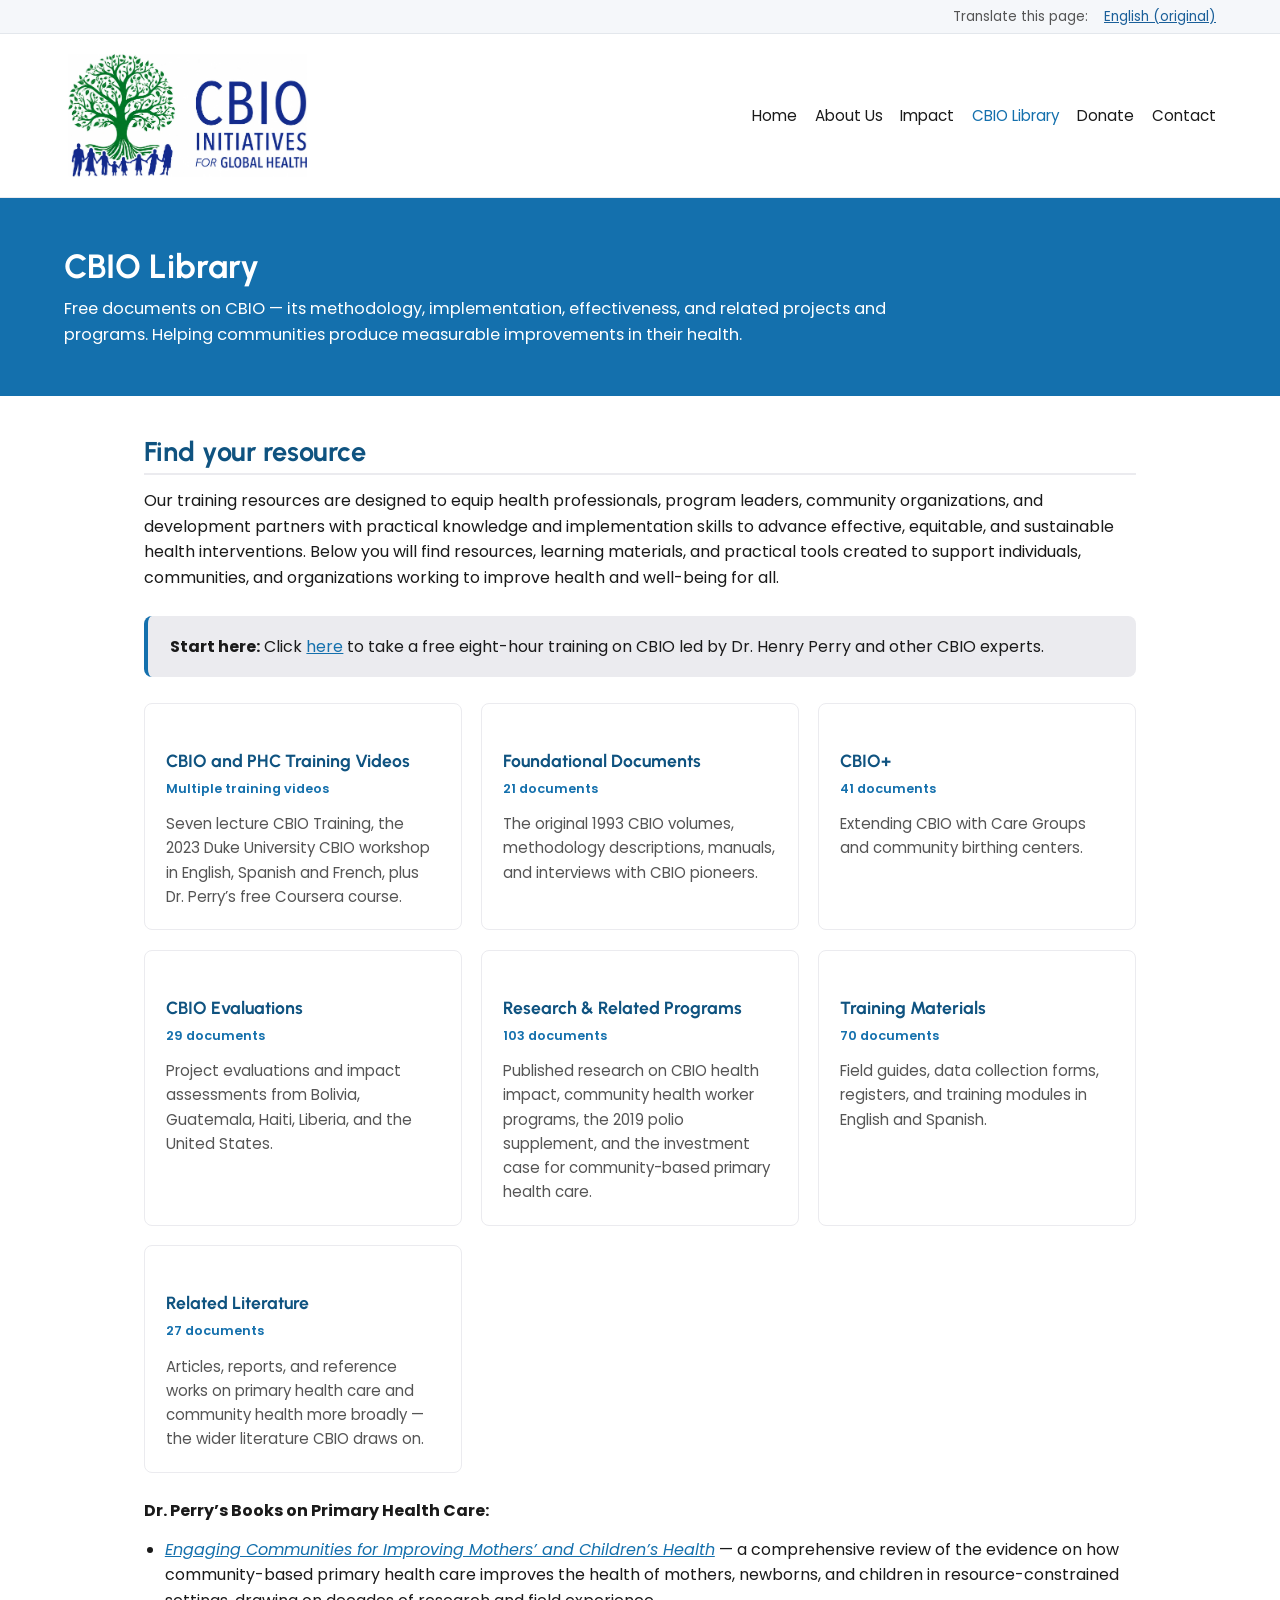
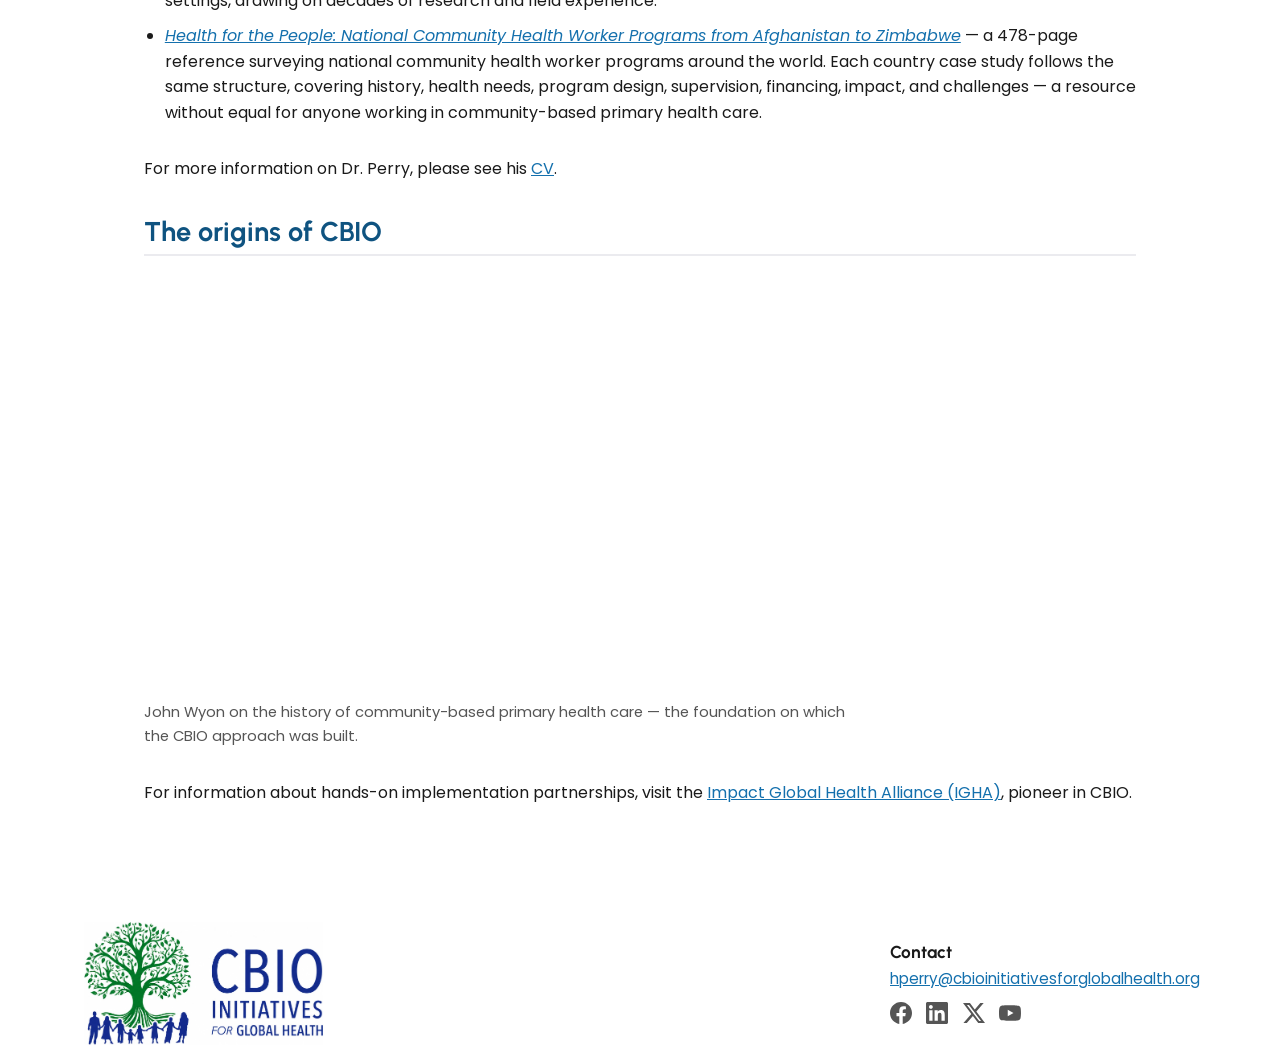
<file: resources.html>
<!DOCTYPE html>
<html lang="en">
<head>
<!-- Google tag (gtag.js) -->
<script async src="https://www.googletagmanager.com/gtag/js?id=G-GVMD0K261C"></script>
<script>
  window.dataLayer = window.dataLayer || [];
  function gtag(){dataLayer.push(arguments);}
  gtag('js', new Date());

  gtag('config', 'G-GVMD0K261C');
</script>
<meta charset="utf-8">
<meta http-equiv="refresh" content="0; url=library.html">
<link rel="canonical" href="library.html">
<title>CBIO Library — CBIO Initiatives for Global Health</title>
</head>
<body>
<p>This page has moved to the <a href="library.html">CBIO Library</a>.</p>
</body>
</html>
</file>
<file: css/site.css>
/* CBIO Initiatives for Global Health — shared stylesheet
   Linked by every page. Page-specific rules stay in a <style> block on that page.
   Edit here to change the look of the whole site. */

:root{
  --blue:hsl(204,79%,38%);
  --blue-dark:hsl(204,79%,28%);
  --light:hsl(240,11%,93%);
  --ink:#1a1a1a;
  --muted:#555;
}

*{box-sizing:border-box;margin:0;padding:0}
body{font-family:'Poppins',sans-serif;color:var(--ink);line-height:1.6;background:#fff}
h1,h2,h3,h4{font-family:'Urbanist',sans-serif;line-height:1.2}
a{color:var(--blue)}
p+p{margin-top:.8rem}

/* ---------- header ---------- */
header{border-bottom:1px solid var(--light);padding:1rem 5%;display:flex;flex-wrap:wrap;
align-items:center;justify-content:space-between;gap:.75rem}
.logo-link{display:inline-block;line-height:0}
.logo{max-height:131px;width:auto}
nav a{margin-left:1.1rem;text-decoration:none;color:var(--ink);font-size:.95rem}
nav a:hover,nav a.current{color:var(--blue)}

/* ---------- page banners ---------- */
.hero{position:relative;color:#fff}
.hero img{display:block;width:100%;height:min(58vh,460px);object-fit:cover}
.hero img.anchor-top{object-position:50% 0}
.hero .overlay{position:absolute;inset:0;
background:linear-gradient(rgba(10,30,50,.25),rgba(10,30,50,.6));
display:flex;flex-direction:column;justify-content:flex-end;padding:2.5rem 5%}
.hero h1{font-size:clamp(1.5rem,4vw,2.6rem);max-width:34ch;text-shadow:0 1px 6px rgba(0,0,0,.5)}
.hero p{margin-top:.5rem;max-width:52ch;font-size:1.02rem;text-shadow:0 1px 6px rgba(0,0,0,.5)}
.hero .btn{align-self:flex-start}
.hero.tall img{height:min(70vh,560px)}

.band{background:var(--blue);color:#fff;padding:3rem 5%}
.band h1{font-size:2.1rem;font-weight:700;max-width:40ch}
.band p{max-width:52rem;margin-top:.6rem;font-size:1.02rem}
.band a{color:#fff}

.btn{display:inline-block;background:var(--blue);color:#fff;text-decoration:none;font-weight:600;
padding:.65rem 1.5rem;border-radius:6px;margin-top:1.1rem}
.btn:hover{background:var(--blue-dark)}

/* ---------- layout & headings ---------- */
main{max-width:70rem;margin:0 auto;padding:0 5%}
section{padding:2.6rem 0;border-bottom:1px solid var(--light)}
section:last-of-type{border-bottom:0}
h2{color:var(--blue-dark);font-size:1.7rem;margin-bottom:1rem}
h3{color:var(--ink);font-size:1.15rem;margin-bottom:.4rem}
ul.plain{margin:.6rem 0 0 1.3rem}
ul.plain li{padding:.18rem 0}

/* Library pages: no <section> wrappers, so main carries the vertical padding
   and each h2 gets a rule beneath it to separate topic groups. */
body.library main{padding:2.5rem 5%}
body.library h2{margin:2.2rem 0 .8rem;border-bottom:2px solid var(--light);padding-bottom:.3rem}
body.library h2:first-of-type{margin-top:0}
body.library h3{font-size:1.1rem;margin:1.6rem 0 .5rem}

/* ---------- shared components ---------- */
.cards{display:grid;grid-template-columns:repeat(auto-fit,minmax(250px,1fr));gap:1.2rem;margin-top:1.6rem}
.card{border:1px solid var(--light);border-radius:8px;padding:1.3rem;text-decoration:none;
color:var(--ink);display:block;transition:border-color .15s}
.card:hover{border-color:var(--blue)}
.card h3{color:var(--blue-dark);font-size:1.1rem;margin:0 0 .4rem}
.card p{font-size:.94rem;color:var(--muted)}
.card .count{font-size:.8rem;color:var(--blue);font-weight:600}
.card a{font-weight:600;text-decoration:none}

.two-col{display:grid;grid-template-columns:1.2fr 1fr;gap:2rem;align-items:center}
.two-col img{width:100%;border-radius:8px;display:block}

.stats{display:grid;grid-template-columns:repeat(auto-fit,minmax(220px,1fr));gap:1.4rem;margin:1.6rem 0}
.stat{background:var(--light);border-radius:8px;padding:1.4rem}
.stat .num{font-family:'Urbanist',sans-serif;font-weight:700;font-size:2.3rem;color:var(--blue);line-height:1.15}
.stat p{font-size:.95rem;color:var(--ink);margin-top:.3rem}

.pioneers{display:grid;grid-template-columns:repeat(auto-fit,minmax(200px,1fr));gap:1.4rem;margin-top:1.6rem;max-width:34rem}
.pioneers img{width:100%;border-radius:8px;display:block}

.crumb{font-size:.9rem;margin-bottom:1.5rem}
.crumb a{text-decoration:none}

ul.docs{list-style:none}
ul.docs li{padding:.42rem 0;border-bottom:1px solid var(--light);display:flex;align-items:baseline;gap:.6rem}
ul.docs a{text-decoration:none}
ul.docs a:hover{text-decoration:underline}
.badge{font-size:.68rem;font-weight:600;letter-spacing:.05em;color:var(--blue-dark);
background:var(--light);border-radius:3px;padding:.1rem .4rem;flex:none;
min-width:4.2rem;text-align:center}
.note{font-size:.92rem;color:var(--muted);margin:.6rem 0 1rem}

.video{margin:2rem 0;max-width:44rem}
.video iframe{width:100%;aspect-ratio:16/9;border:0;border-radius:8px}

/* ---------- footer ---------- */
footer{background:#fff;margin-top:2.5rem;padding:2rem 5%;font-size:.95rem;color:var(--ink)}
footer .foot-wrap{max-width:70rem;margin:0 auto;display:flex;align-items:center;
justify-content:space-between;gap:1.5rem;flex-wrap:wrap}
footer .foot-logo{max-height:131px;width:auto;display:block}
footer .foot-contact h4{font-family:'Urbanist',sans-serif;font-size:1.08rem;margin:0 0 .25rem}
footer .foot-contact p{margin:0}
footer a{color:var(--blue)}
footer .foot-social{display:flex;gap:.9rem;margin-top:.7rem}
footer .foot-social a{color:var(--muted);display:inline-flex}
footer .foot-social a:hover{color:var(--blue)}
footer .foot-social svg{width:22px;height:22px;fill:currentColor}

/* ---------- responsive ---------- */
@media(max-width:767px){
  .logo{max-height:105px}
  .two-col{grid-template-columns:1fr}
}
@media(max-width:640px){
  nav a{margin-left:.8rem}
  .band h1{font-size:1.6rem}
  footer .foot-wrap{flex-direction:column;align-items:flex-start}
  footer .foot-logo{margin:0 auto}
}
</file>
